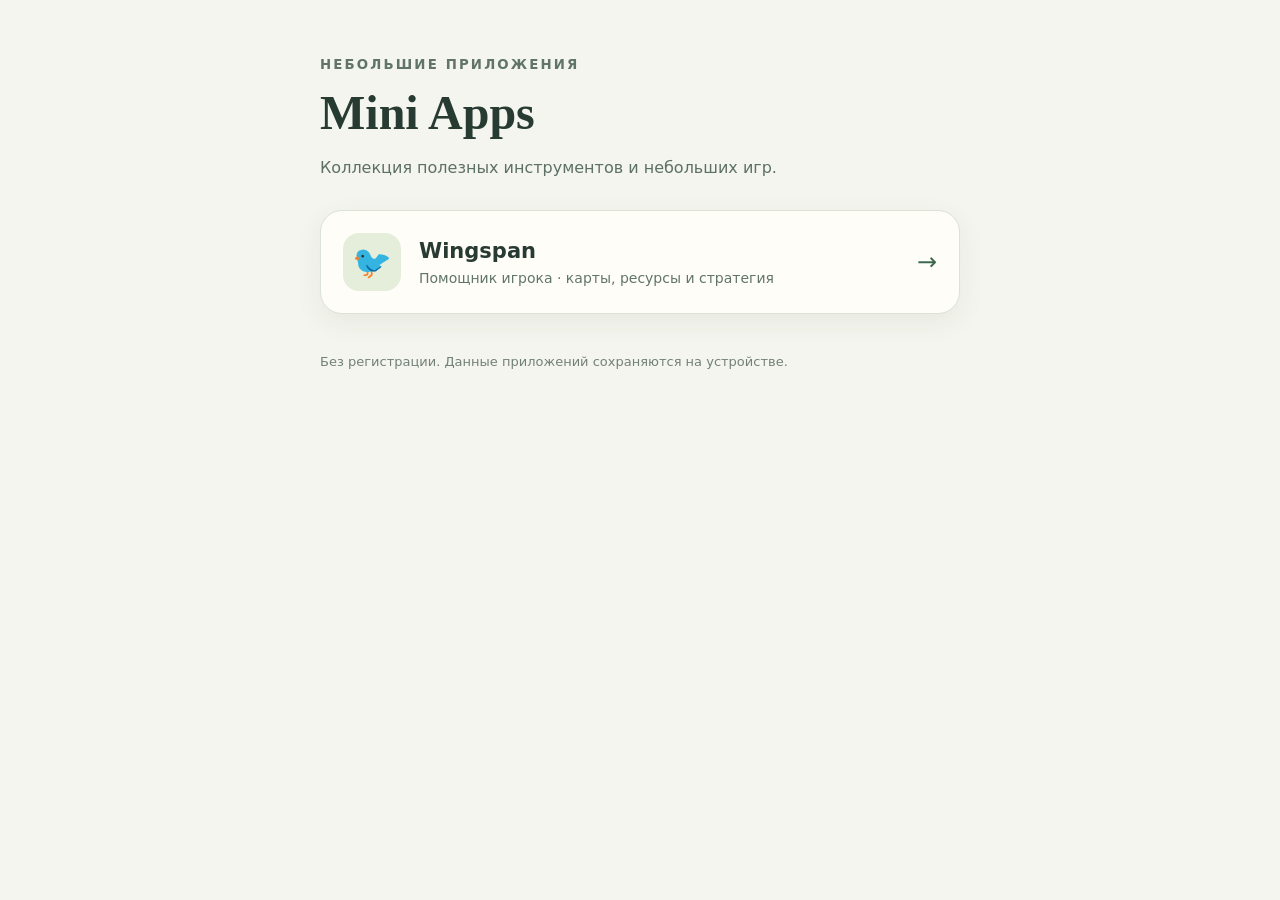
<file: public/index.html>
<!doctype html>
<html lang="ru"><head><meta charset="utf-8"><meta name="viewport" content="width=device-width,initial-scale=1"><meta name="theme-color" content="#f4f5ee"><title>Mini Apps</title><style>*{box-sizing:border-box}body{margin:0;background:#f4f5ee;color:#273b32;font:16px/1.55 system-ui,sans-serif}main{max-width:680px;margin:0 auto;padding:52px 20px}small{letter-spacing:.16em;font-weight:700;color:#607568}h1{font:600 48px/1.1 Georgia,serif;margin:10px 0}p{color:#5d7066}a.app{display:flex;gap:18px;align-items:center;text-decoration:none;color:inherit;background:#fffdf8;border:1px solid #dce2d6;border-radius:22px;padding:22px;margin-top:30px;box-shadow:0 8px 28px #283c3210}a.app:focus-visible{outline:3px solid #a78036}a.app:hover{border-color:#688570}.symbol{display:grid;place-items:center;width:58px;height:58px;flex:none;border-radius:16px;background:#e5eddb;font-size:32px}.body{flex:1}.body strong{display:block;font-size:21px}.body span{display:block;font-size:14px;color:#61756a}.arrow{font-size:24px;color:#3d684e}footer{margin-top:38px;color:#728078;font-size:13px}</style></head><body><main><small>НЕБОЛЬШИЕ ПРИЛОЖЕНИЯ</small><h1>Mini Apps</h1><p>Коллекция полезных инструментов и небольших игр.</p><a class="app" href="./wingspan/"><span class="symbol" aria-hidden="true">🐦</span><span class="body"><strong>Wingspan</strong><span>Помощник игрока · карты, ресурсы и стратегия</span></span><span class="arrow" aria-hidden="true">→</span></a><footer>Без регистрации. Данные приложений сохраняются на устройстве.</footer></main></body></html>
</file>
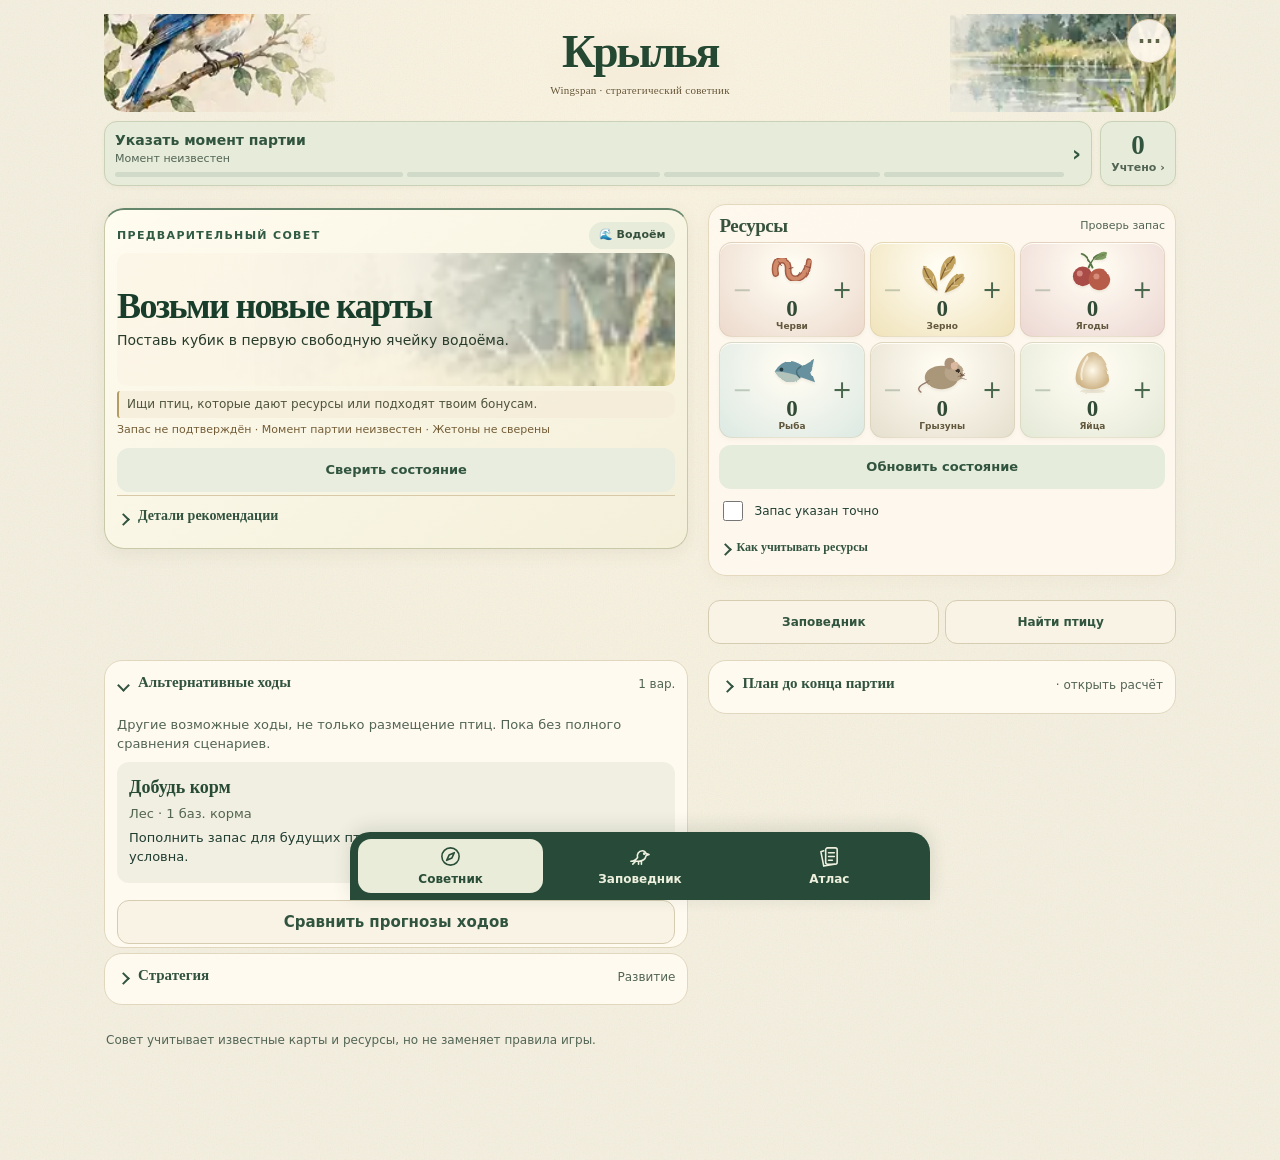
<file: public/wingspan/index.html>
<!DOCTYPE html><html lang="ru"><head><meta charset="utf-8"><meta name="viewport" content="width=device-width,initial-scale=1,viewport-fit=cover"><meta name="theme-color" content="#f5edda"><title>Крылья · текущая партия</title><style>
*{box-sizing:border-box}body{margin:0;background:#f5f4ec;color:#243b32;font:16px/1.48 system-ui,-apple-system,sans-serif}main{max-width:590px;margin:auto;padding:20px 16px 110px}h1,h2,h3,p{margin:0}h1{font:600 34px Georgia,serif;letter-spacing:-1px}h2{font:600 25px/1.16 Georgia,serif;margin:7px 0 12px}h3{font-size:16px;margin-bottom:8px}p{margin:8px 0}small,.muted{color:#65746a;font-size:13px}button,input{font:inherit}button{border:0;cursor:pointer;color:inherit;min-height:44px;border-radius:12px;background:#e4e9df;padding:10px 13px;font-weight:600}button:disabled{opacity:.4;cursor:default}button:focus-visible,input:focus-visible{outline:3px solid #b28b45;outline-offset:2px}header{display:flex;justify-content:space-between;align-items:center;margin-bottom:20px}.eyebrow{font-size:11px;font-weight:800;letter-spacing:.17em;color:#607569;text-transform:uppercase}.primary{background:#2e5944;color:#fff}.plain{background:none;font-size:13px;color:#62746a}.panel{background:#fffdf7;border:1px solid #dfe2d7;border-radius:20px;padding:18px;margin-bottom:12px}.row{display:flex;gap:8px;align-items:center}.between{justify-content:space-between}.grow{flex:1}.tag{font-size:12px;font-weight:700;color:#38604a;background:#e8eee1;border-radius:30px;padding:5px 10px;display:inline-block}.note{background:#f3ead5;color:#63512c;border-radius:12px;padding:12px;font-size:14px;margin-top:12px}.bars{display:flex;gap:5px;margin:10px 0 16px}.bars button{flex:1;min-height:0;height:10px;padding:0;background:#d8dfd4}.bars .done{background:#78977e}.bars .current{background:#2e5944}.steps{list-style:none;padding:0;counter-reset:step;margin:0}.steps li{counter-increment:step;display:flex;gap:10px;margin:12px 0;align-items:flex-start}.steps li:before{content:counter(step);background:#e7ece1;color:#355a42;font-size:13px;min-width:26px;height:26px;border-radius:50%;display:grid;place-items:center;font-weight:700}.nav{position:fixed;bottom:0;left:0;right:0;background:#fffdf7;border-top:1px solid #dce1d4;display:flex;justify-content:center;padding:8px 8px calc(8px + env(safe-area-inset-bottom));z-index:5}.nav button{flex:1;max-width:143px;background:transparent;font-size:12px;padding:6px 3px;color:#65746a}.nav button span{display:block;font-size:20px}.nav button.active{background:#e7eee3;color:#2e5944}.tab[hidden]{display:none}.rounds{display:grid;grid-template-columns:repeat(4,1fr);gap:6px;margin:12px 0}.rounds div{border-radius:10px;background:#e5e9df;text-align:center;padding:8px 2px;font-size:12px}.rounds .active{background:#2e5944;color:white}.rounds .past{background:#c5d7c7}.players{display:grid;grid-template-columns:1fr 1fr;gap:8px}.player{border:1px solid #dce1d5;border-radius:12px;padding:12px;min-width:0}.player.active{border:2px solid #2e5944;padding:11px}.big{font-size:32px;font-weight:750;line-height:1.15}.dots{display:flex;gap:4px;flex-wrap:wrap;margin-top:8px}.dots span{width:12px;height:12px;border-radius:3px;background:#dfe5da}.dots .left{background:#598267}.grid{display:grid;grid-template-columns:1fr 1fr;gap:8px}.action{padding:12px;border-radius:12px;background:#e8eee4}.action:nth-child(2){background:#f3e9cc}.action:nth-child(3){background:#dfe9ee}.action:nth-child(4){background:#eae6df}details{border-top:1px solid #dce1d4;padding:12px 0}summary{font-weight:700;cursor:pointer}input[type=number]{width:100%;min-width:0;max-width:100px;padding:9px 5px;text-align:center;border:1px solid #cdd7cb;border-radius:9px;background:#fff;color:#243b32}table{border-collapse:collapse;width:100%;font-size:14px}td,th{padding:8px 4px;border-bottom:1px solid #e4e6dd;text-align:right}td:first-child,th:first-child{text-align:left}tfoot td{font-weight:800;font-size:19px}.counter{display:grid;grid-template-columns:1fr auto auto auto;gap:5px;align-items:center;padding:8px 0;border-bottom:1px solid #e4e6dd}.counter button{min-width:40px;padding:6px;min-height:38px}.counter output{min-width:28px;text-align:center;font-weight:700}.bird{border-bottom:1px solid #e4e6dd;padding:10px 0}.bird:last-child{border:0}.bird strong{display:block}.links a{color:#2e5944}.setup{display:flex;align-items:center;gap:8px;padding:8px 0}.setup input{accent-color:#2e5944;width:20px;height:20px}.mini{font-size:13px}.status{min-height:20px}.scorehead{background:#e7eee3;padding:14px;border-radius:12px;margin-bottom:12px}.scorehead strong{font-size:20px}.spacer{height:8px}@media(max-width:350px){main{padding-left:10px;padding-right:10px}.panel{padding:14px}.row button{padding:10px 8px}}

#quickStock{display:grid;grid-template-columns:repeat(2,minmax(0,1fr));gap:6px}.qres{background:#edf0e7;border-radius:12px;padding:8px;display:grid;grid-template-columns:auto 1fr auto;align-items:center;text-align:center;gap:3px}.qres small{grid-column:1/-1}.qres button{min-width:38px;min-height:42px;padding:5px}.qres b{font-size:20px}.hab{border-radius:12px;padding:9px;margin:8px 0}.hab.forest{background:#e3eddf}.hab.grass{background:#f3e9cd}.hab.water{background:#dceaf0}.hab .slots{display:flex;gap:5px;flex-wrap:wrap;margin-top:7px}.slot{font-size:13px;background:#fffdf7;border:1px solid #00000010;padding:8px;min-height:42px}.goal{margin:14px 0}.goalbar{height:8px;border-radius:8px;overflow:hidden;background:#e0e5db;margin:7px 0}.goalbar i{display:block;background:#598267;height:100%}.handrow{display:flex;align-items:center;gap:8px;padding:12px 0;border-bottom:1px solid #e4e6dd}.handrow button{font-size:13px;flex-shrink:0}.handrow .grow{min-width:0}.handrow b{overflow-wrap:anywhere}.chips{font-size:12px;color:#486451;margin-top:4px}.advicehead{font-size:12px;letter-spacing:.1em;text-transform:uppercase;font-weight:800;color:#55715f}.mainadvice{border-left:4px solid #508066}.alt{border-top:1px solid #dce1d4;margin-top:12px;padding-top:9px}dialog{max-width:min(92vw,480px);width:100%;border:1px solid #d4ddd0;border-radius:20px;background:#fffdf7;color:#243b32;padding:18px}dialog::backdrop{background:#162b2580}#birdActions button{display:block;width:100%;margin-top:8px}#addBird label{display:block;margin:10px 0}#addBird .setup{display:flex}#addBird input:not([type=checkbox]),#addBird select{font:inherit;max-width:none;width:100%;border:1px solid #cdd7cb;border-radius:8px;padding:9px;background:white;color:#243b32}#addBird select{margin:3px 0}.statuswarn{color:#795e28}.roundselect{display:flex;gap:8px;margin:8px 0}.roundselect select{font:inherit;min-width:0;flex:1;padding:8px;border:1px solid #cdd7cb;border-radius:8px;background:white;color:#243b32}
</style><style>#dbQuery{width:100%;padding:13px;border:1px solid #ccd7ca;border-radius:12px;background:white;margin:12px 0;color:#243b32}.dbfilters{display:grid;grid-template-columns:1fr 1fr;gap:7px}#catalog select{font:inherit;font-size:14px;padding:9px 5px;min-width:0;border:1px solid #ccd7ca;border-radius:8px;color:#243b32;background:white}#dbTypes button{flex:1;font-size:13px;padding:8px}.dbrow{padding:12px 0;border-bottom:1px solid #e4e6dd;display:flex;align-items:center;gap:9px}.dbrow b{display:block;font-size:15px;overflow-wrap:anywhere}.dbrow button{font-size:13px;min-width:75px}.dbrow .grow{min-width:0}.dbrow small{display:block}.dbrow a{color:#2e5944}#catalog .setup{padding:4px 0}</style><style id="clean-ui">
:root{color-scheme:light;--paper:#f7f8f4;--card:#fff;--ink:#202e27;--muted:#52645a;--line:#e0e5de;--green:#285a43;--soft:#edf3ec}
body{background:var(--paper);color:var(--ink);font-size:16px;line-height:1.45}main{max-width:640px;padding:18px 16px calc(92px + env(safe-area-inset-bottom));min-height:100dvh}header{margin:0 0 20px}h1{font:650 29px/1.15 system-ui,sans-serif;letter-spacing:-1px}h2{font:650 24px/1.18 system-ui,sans-serif;letter-spacing:-.55px}h3{font-size:16px;letter-spacing:-.15px;margin:0}.eyebrow{letter-spacing:.13em;font-size:10px;margin-bottom:4px}small,.muted{color:var(--muted);font-size:13px}.panel{background:var(--card);border:1px solid var(--line);border-radius:18px;padding:16px;margin:0 0 12px}.header-tools{display:flex;gap:8px;align-items:center}.icon-help,.home-link{display:grid;place-items:center;width:44px;height:44px;min-height:44px;border:1px solid var(--line);border-radius:50%;background:white;color:var(--green);font-size:21px;text-decoration:none;padding:0}.turn-summary{background:transparent;display:flex;justify-content:space-between;align-items:center;color:var(--muted);width:100%;padding:0 3px 8px;min-height:34px;font-size:14px}.turn-summary span:last-child{font-size:24px;line-height:1}.tag{background:var(--soft);color:var(--green);font-size:12px;padding:5px 9px;white-space:normal}.advicehead{font-size:11px;letter-spacing:.11em;color:var(--green)}#advice{border-top:3px solid #3b7557;padding:17px 16px 8px}#advice h2{font-size:25px;margin:14px 0 10px} .advice-lead p{font-size:15px;margin:5px 0}.note{background:#f3f5ef;color:#46564b;padding:10px 11px;border-radius:10px;font-size:13px;margin:12px 0}.quiet-details{margin-top:10px;padding:11px 0 6px;border-top:1px solid var(--line)}.quiet-details summary{font-size:14px;color:var(--green);font-weight:600;padding:4px 0}.steps li{font-size:14px;line-height:1.5}.primary{background:var(--green);color:white}.wide{width:100%;margin-top:9px}.outline-btn{background:white;border:1px solid var(--line);color:var(--green)}.danger-btn{background:#fff0ed;color:#943d32}.fine-print{font-size:12px;margin:12px 2px 0}.resource-panel h3{margin:0}.resource-panel>.row{margin-bottom:10px}#quickStock{gap:7px;grid-template-columns:repeat(2,minmax(0,1fr))}.qres{background:var(--paper);border:1px solid #edf0e9;border-radius:13px;padding:7px 6px;gap:2px}.qres small{font-size:12px;font-weight:600}.qres button{background:#e5ece3;min-height:44px;min-width:44px;border-radius:10px;font-size:21px;font-weight:500}.qres b{font-size:23px;font-variant-numeric:tabular-nums}.setup{min-height:44px;align-items:center;font-size:14px}.setup input{flex:none;min-width:20px}.quick-links{display:grid;grid-template-columns:1fr 1fr;gap:10px}.quick-links button{background:#fff;border:1px solid var(--line);text-align:left;padding:12px;display:grid;gap:3px;color:var(--muted);font-size:13px}.quick-value{font-size:25px;color:var(--green);font-weight:700;line-height:1.15}.nav{border-top:1px solid var(--line);background:rgba(255,255,255,.98);padding:5px 8px calc(5px + env(safe-area-inset-bottom));gap:4px}.nav button{flex:1;min-width:0;max-width:125px;display:flex;align-items:center;flex-direction:column;gap:4px;min-height:54px;padding:7px 3px;color:var(--muted);border-radius:12px}.nav button svg{width:22px;height:22px}.nav button span{font-size:11px;line-height:1.1}.nav button.active{background:var(--soft);color:var(--green)}.section-heading{display:flex;align-items:center;justify-content:space-between;gap:8px;margin:0 0 14px}.section-heading h2{margin:0}.hab{padding:12px}.hab .slots{align-items:center}.hab .slots small{width:100%;margin-top:4px}.slot{min-height:44px;padding:9px 10px}.goal{margin:13px 0}.goalbar{height:7px}.handrow{padding:12px 0;gap:10px}.handrow b{font-size:15px}.handrow button,.dbrow button{background:var(--soft);color:var(--green);min-height:44px}.chips{font-size:13px;line-height:1.5}.dbrow{gap:10px;padding:13px 0}.dbrow b{font-size:16px;line-height:1.25}.dbrow small{font-size:12px;overflow-wrap:anywhere;margin:3px 0}.dbrow button{min-width:80px;max-width:100px;flex-shrink:0}.db-results{margin-top:14px;padding-bottom:6px;border-bottom:1px solid var(--line)}#dbMessage:empty{display:none}#dbMessage{color:var(--green);font-weight:600;margin:8px 0}#dbTypes{display:grid;grid-template-columns:repeat(4,minmax(0,1fr));background:var(--paper);padding:4px;border-radius:12px;gap:3px}#dbTypes button{min-width:0;min-height:44px;padding:6px 2px;font-size:12px;background:transparent;color:var(--muted)}#dbTypes button.primary{background:white;color:var(--green);box-shadow:0 1px 4px #182a2014}#dbQuery{font-size:16px;min-height:48px;border:1px solid #cbd6cc;background:#fff;border-radius:12px;padding:12px;margin:12px 0 0}#catalog select{font-size:16px;min-height:44px}.dbfilters{margin:10px 0}.dbfilters select{width:100%}#catalog .setup{padding:2px 0}.scorehead{font-size:22px;font-weight:700;text-align:center;background:var(--soft);padding:18px}.player{padding:14px}dialog{border-radius:18px;padding:18px;max-height:85dvh;overflow:auto}dialog h2{overflow-wrap:anywhere}button:focus-visible,a:focus-visible,summary:focus-visible,select:focus-visible{outline:3px solid #9b7845;outline-offset:2px}button:disabled{opacity:.5}.plain{min-height:44px}.panel>summary{padding:4px 0}@media(max-width:360px){main{padding-left:12px;padding-right:12px}.panel{padding:12px}.qres button{min-width:40px}.dbrow b{font-size:15px}#dbTypes button{font-size:11px}.nav button span{font-size:10px}}
</style><link rel="stylesheet" href="./field-guide.css"><link rel="stylesheet" href="./strategy.css"><link rel="stylesheet" href="./studio.css"><link rel="stylesheet" href="./visual-studio.css"><style>.dbrow:has(.snapshot-add){flex-wrap:wrap}.dbrow .snapshot-add{max-width:100%;font-size:13px!important;margin-left:auto}.goal-choice{display:block;margin:10px 0 3px;font-size:13px}.goal-choice select{display:block;width:100%;min-height:44px;font-size:16px;margin:4px 0;background:#fff9e9;border:1px solid var(--line);border-radius:8px;color:var(--ink)}#ledgerDialog{width:min(94vw,480px);max-height:85dvh;overflow:auto}#ledgerInputs .action-fields{grid-template-columns:repeat(3,minmax(0,1fr))}#expansionChoices .setup{min-height:36px}</style></head><body><main><header class="atlas-header"><div class="atlas-title"><img class="title-feather" src="./art/feather.svg" alt="" width="64" height="32"><h1>Крылья</h1><div class="atlas-subtitle">Wingspan · стратегический советник</div></div><div class="header-tools"><button class="plain icon-help" data-tab="rules" aria-label="Правила и сохранение">?</button><a class="home-link" href="../" aria-label="Каталог приложений">⌂</a></div></header>
<section class="tab" id="guide">
<button id="turnSummary" class="turn-summary" data-tab="game"><span id="turnLabel">Текущая партия</span><span aria-hidden="true">›</span></button>
<article class="panel" id="advice" aria-live="polite"></article>
<div class="turn-shortcuts"><button data-tab="birds" class="outline-btn">Заповедник и ресурсы ›</button><button id="quickSearch" class="outline-btn">＋ Найти карту</button></div><div id="strategyPanel"></div><details class="panel strategy-details" id="forecastPanel"><summary>План до конца партии</summary><div id="forecast"></div></details><details class="panel strategy-details"><summary>Открытые карты <small id="trayCount"></small></summary><div id="tray"></div></details><p class="muted fine-print">Совет учитывает известные карты и ресурсы, но не заменяет правила игры.</p></section><section class="tab" id="birds" hidden><div class="section-heading"><h2>Мой заповедник</h2><span class="tag" id="boardCount"></span></div><section class="panel resource-panel"><div class="row between"><h3>Ресурсы</h3><small id="knownStock"></small></div><div id="quickStock" aria-label="Запас ресурсов"></div><div id="quickResourceEditor" hidden></div><p class="resource-hint muted">Нажми на ресурс, чтобы изменить количество.</p><label class="setup"><input type="checkbox" id="stockConfirmed"> Запас указан точно</label><details class="quiet-details"><summary>Как учитывать ресурсы</summary><p class="muted">Указывай текущий запас в любой момент партии. Советник ничего не списывает. Если жетоны указаны на птицах, общий итог рассчитывается автоматически.</p><label class="setup"><input type="checkbox" id="quickOceania"> Играем с нектаром</label></details></section><div id="quickHabitats" hidden></div><details class="panel strategy-details"><summary>Жетоны на птицах</summary><div id="ledgerPanel"></div><button id="editLedger" class="wide outline-btn">Сверить с планшетом</button></details><details class="panel strategy-details"><summary>Анализ заповедника и комбинации</summary><div id="sanctuaryAnalysis"></div><button id="findCombos" class="wide outline-btn">Найти птиц для комбинаций</button><div id="comboResults"></div></details><details class="panel strategy-details"><summary>Кормушка (по необходимости)</summary><div id="feederControls"></div></details><span id="quickBirdCount" hidden></span><span id="quickHandCount" hidden></span>
<section class="panel"><div class="row between"><h3>Мой заповедник</h3><button id="undoBird" class="plain">↶ Отменить правку</button></div><div id="board"></div><p class="muted fine-print">Нажми птицу, чтобы открыть её карту или изменить место.</p></section>
<section class="panel"><h3>Мои бонусы</h3><div id="quickGoals"></div><div id="goalProgress" hidden></div><button id="chooseGoals" class="wide outline-btn">＋ Выбрать бонусные карты</button><p class="muted">Bird Feeder и Nest Box Builder рассчитываются автоматически. Для остальных целей показывается число подходящих птиц, если оно известно; очки сверяй с картой.</p><button id="syncGoals" style="width:100%;margin-top:10px">Перенести бонусы в итоговый счёт</button></section>
<section class="panel"><div class="row between"><h3>Карты в руке</h3><small id="handCount"></small></div><div id="hand"></div><button id="openCatalog" class="primary" style="width:100%;margin:10px 0">＋ Найти карту в базе</button><details><summary>Ввести карту вручную</summary><form id="addBird"><label>Название<input required maxlength="65" name="name" placeholder="Название карты"></label><label>Среда обитания<select name="habitat"><option value="forest">Лес</option><option value="grass">Луг</option><option value="water">Водоём</option><option value="forest,grass">Лес / луг</option><option value="forest,water">Лес / водоём</option><option value="grass,water">Луг / водоём</option><option value="forest,grass,water">Любая</option></select></label><div class="grid"><label>Очки<input name="points" type="number" min="0" max="20" value="0"></label><label>Вместимость яиц<input name="capacity" type="number" min="0" max="9" value="2"></label></div><label>Корм (каждый символ — один жетон)<select name="cost1"><option value="">Нет</option><option value="worm">🐛</option><option value="seed">🌾</option><option value="fruit">🍒</option><option value="fish">🐟</option><option value="rodent">🐭</option><option value="nectar">🌸</option><option value="any">Любой</option></select><select name="cost2"><option value="">Нет</option><option value="worm">🐛</option><option value="seed">🌾</option><option value="fruit">🍒</option><option value="fish">🐟</option><option value="rodent">🐭</option><option value="nectar">🌸</option><option value="any">Любой</option></select><select name="cost3"><option value="">Нет</option><option value="worm">🐛</option><option value="seed">🌾</option><option value="fruit">🍒</option><option value="fish">🐟</option><option value="rodent">🐭</option><option value="nectar">🌸</option><option value="any">Любой</option></select></label><label class="setup"><input type="checkbox" name="alternatives"> Символы через / (или)</label><label class="setup"><input type="checkbox" name="grain"> Значок зерна есть на карте</label><label class="setup"><input type="checkbox" name="nest"> Дупло или звезда</label><label>Способность (необязательно)<input name="power" maxlength="180" placeholder="Краткое описание"></label><button class="primary" type="submit">Добавить в руку</button></form><p class="muted">Для стоимости через / включи вариант «или» — каждый выбранный символ будет отдельным вариантом оплаты.</p></details><details><summary>Сброшенные карты / восстановление</summary><div id="discarded"></div></details></section>
</section>
<dialog id="ledgerDialog"><h2>Жетоны на птицах</h2><p class="muted">Укажи фактические яйца, подложенные карты и запасённый корм. Общий запас и очки синхронизируются.</p><div id="ledgerInputs"></div><button id="saveLedger" class="primary wide">Сохранить</button><button id="closeLedger" class="wide">Отмена</button></dialog><dialog id="actionDialog"><div id="actionBody"></div><div class="row"><button id="cancelAction">Отменить действие</button><button id="closeAction">Свернуть</button></div></dialog><dialog id="birdDialog"><form method="dialog"><div id="birdInfo"></div><div id="birdActions"></div><button value="close" style="width:100%;margin-top:12px">Закрыть</button></form></dialog>
<section class="tab" id="game" hidden><section class="panel" id="setupPanel" hidden><h3>Старт новой партии</h3><p>Добавь полученные пять птиц в руку и выбери две предложенные бонусные карты. Затем сравни варианты стартовой руки.</p><div class="row"><button id="setupCards">Добавить птиц</button><button id="setupGoals">Бонусы</button></div><div id="setupAnalysis"></div><button class="primary wide" id="applySetup" disabled>Использовать как текущий набор</button><button id="skipSetup" class="wide outline-btn">Настрою вручную</button></section><details class="panel strategy-details"><summary>Дополнения и цели раундов</summary><div id="expansionChoices"></div><div id="roundGoalChoices"></div></details><div id="gamePanel" class="panel" aria-live="polite"></div><section class="panel" id="snapshotClock"><h3>Текущий момент партии</h3><p class="muted">Номер твоего следующего хода, а не история ходов.</p><div class="roundselect"><select id="snapshotRound" aria-label="Текущий раунд"><option value="0">Раунд 1</option><option value="1">Раунд 2</option><option value="2">Раунд 3</option><option value="3">Раунд 4</option></select><select id="snapshotTurn" aria-label="Мой следующий ход"></select></div><button id="snapshotApply" class="primary wide">Установить момент партии</button><p class="muted" id="snapshotClockHint"></p></section><div hidden aria-hidden="true"><button id="undo" tabindex="-1">↶ Отменить ход</button><button id="endTurn" tabindex="-1">Ход завершён →</button></div><div class="spacer"></div><details class="panel"><summary>Ресурсы партии</summary><div id="resources"></div><p class="muted">Те же ресурсы, что на экране «Ход».</p></details><details class="panel"><summary>Настройки партии</summary><div hidden aria-hidden="true"><p>Старый счётчик</p><div class="roundselect"><select id="roundJump" aria-label="Раунд"><option value="0">Раунд 1</option><option value="1">Раунд 2</option><option value="2">Раунд 3</option><option value="3">Раунд 4</option></select><select id="turnJump" aria-label="Завершённые ходы"></select></div><button id="applyJump">Установить счётчик</button></div><label class="setup"><input type="checkbox" id="oceania"> Используем правила Oceania (нектар)</label><div hidden aria-hidden="true"><label class="setup"><input type="checkbox" id="opponentFirst"> Соперник ходит первым в первом раунде</label></div><button id="reset" class="wide danger-btn">Начать новую партию</button></details><button data-tab="rules" class="wide outline-btn">Правила и сохранение партии</button></section>
<section class="tab" id="score" hidden><div class="scorehead" id="scoreSummary" aria-live="polite"></div><section class="panel"><h3>Итоговые очки</h3><table><thead><tr><th>Категория</th><th>Ты</th><th>Соперник</th></tr></thead><tbody id="scoreRows"></tbody><tfoot><tr><td>Всего</td><td id="total0">0</td><td id="total1">0</td></tr></tfoot></table><p class="muted">Вводи фактически полученные очки. Неиспользованный корм не приносит очков, но учитывается при ничьей.</p></section><section class="panel"><h3>Ручной подсчёт Bird Feeder</h3><div id="bonusCounter"></div><div class="row between"><span>Бонус за птиц с зерном</span><strong id="bonusValue">0</strong></div><button id="applyBonus" style="width:100%;margin-top:12px">Добавить в очки бонусных карт</button><div id="bonusReconcile" class="analysis-row"></div><button id="applyKnownBonuses" class="wide outline-btn">Пересчитать известные бонусы</button><p class="muted">Кнопка заменяет предыдущий вклад этой цели, не удваивая его. Остальные бонусы добавь вручную.</p></section></section>
<section class="tab" id="rules" hidden><section class="panel"><h2>Четыре действия</h2><div class="grid"><div class="action"><b>🌳 Gain Food</b><p>Возьми корм с доступных кубиков.</p></div><div class="action"><b>🥚 Lay Eggs</b><p>Размести яйца на любых своих птицах.</p></div><div class="action"><b>🌊 Draw Cards</b><p>Бери открытые или закрытые карты.</p></div><div class="action"><b>🐦 Play a Bird</b><p>Оплати корм и яйца; выложи птицу.</p></div></div><p>За ход — одно действие. При добыче корма, яиц или карт сначала выполни действие планшета, затем коричневые способности в этом ряду справа налево.</p></section><section class="panel"><h3>Частые вопросы</h3><details open><summary>Сколько яиц платить?</summary><p>По столбцам: <b>0 / 1 / 1 / 2 / 2</b>. Яйца можно брать с любых своих птиц.</p></details><details><summary>Когда активировать способности?</summary><p>Белая — при выкладывании. Коричневая — при действии в этом ряду. Розовая — при указанном действии другого игрока, максимум один раз между твоими ходами. Жёлтая (Oceania) — в конце игры. Способности необязательны.</p></details><details><summary>Когда перебрасывать кормушку?</summary><p>Когда она пуста, перебрось все пять кубиков. Если при выборе корма все оставшиеся кубики показывают одну и ту же грань (включая случай одного кубика), можно перебросить все пять. Смешанная грань считается отдельной гранью.</p></details><details><summary>Как оплатить птицу?</summary><p>Косая черта означает один вид корма на выбор, плюс — оба. При выкладывании птицы можно заменить один недостающий корм двумя любыми. При правилах Oceania нектар может заменить обычный корм; не наоборот.</p></details><details><summary>Конец раунда</summary><p>Выполните соответствующие способности конца раунда (если есть), оцените цель, оставьте по одному кубику на планшете целей, верните остальные, замените три открытые карты и передайте жетон первого игрока. При Oceania неиспользованный нектар сбрасывается.</p></details><details><summary>Как считать цели?</summary><p>Синяя сторона: по одному очку за каждый подходящий объект, максимум пять. Зелёная сторона: места по количеству объектов; при равенстве разделите очки занятых мест с округлением вниз. Используйте значения на своём планшете целей.</p></details><details><summary>Как закончить игру?</summary><p>После 4 раундов выполните способности конца игры, затем посчитайте птиц, бонусные карты, цели раундов, яйца, запасённый на птицах корм и подложенные карты. Если есть Oceania, учтите очки нектара. При ничьей сравните остаток неиспользованного корма.</p></details></section><section class="panel"><h3>Сохранение партии</h3><div class="row"><button id="exportSave" class="grow">Экспорт JSON</button><button id="importSave" class="grow">Импорт JSON</button><input id="saveFile" type="file" accept=".json,application/json" hidden></div><p class="muted">Можно перенести партию на другой телефон или в браузер.</p></section><p class="muted links">Справочник: <a href="https://wingspan.rulepop.com/" target="_blank" rel="noopener">официальные правила Wingspan</a>. Помощник рассчитан на обычную партию вдвоём, не на Duet.</p></section>
<section class="tab" id="catalog" hidden><div class="panel"><div class="section-heading"><h2>Card library</h2><button data-tab="birds" class="plain">My hand ›</button></div><div id="dbTypes" class="row" style="flex-wrap:wrap"><button data-kind="birds" class="primary">Birds</button><button data-kind="bonus">Bonuses</button><button data-kind="hummingbirds">Hummingbirds</button><button data-kind="goals">Goals</button></div><input id="dbQuery" type="search" placeholder="Search by name…" aria-label="Search cards" autocomplete="off"><details id="dbFilterPanel" class="quiet-details"><summary>Filters <span id="dbFilterCount"></span></summary><div class="dbfilters"><select id="dbSet" aria-label="Expansion"><option value="">All sets</option></select><select id="dbHab" aria-label="Habitat"><option value="">All habitats</option><option value="forest">Forest</option><option value="grass">Grassland</option><option value="water">Wetland</option></select><select id="dbFood" aria-label="Food"><option value="">Any food</option><option value="worm">🐛</option><option value="seed">🌾</option><option value="fruit">🍒</option><option value="fish">🐟</option><option value="rodent">🐭</option><option value="nectar">🌸</option><option value="any">Wild food</option></select><select id="dbColor" aria-label="Power"><option value="">All powers</option><option value="brown">Brown</option><option value="white">White</option><option value="pink">Pink</option><option value="teal">Teal</option><option value="yellow">Yellow</option><option value="none">No power</option></select></div><label class="setup"><input type="checkbox" id="dbGrain"> Bird Feeder</label><label class="setup"><input type="checkbox" id="dbNest"> Nest Box Builder</label><button id="dbReset" class="wide outline-btn">Clear filters</button></details><p class="muted" id="dbMessage" role="status"></p><div class="row between db-results"><small id="dbCount" aria-live="polite">Loading cards…</small><select id="dbSort" aria-label="Sort"><option value="name">A–Z</option><option value="points">Points</option><option value="fit">Strategic fit</option><option value="cost">Food cost</option></select></div><p id="trayPickerNotice" class="muted" hidden></p><div id="dbView" class="view-switch" aria-label="Card layout"><button type="button" data-view="list" aria-pressed="true">☰ List</button><button type="button" data-view="cards" aria-pressed="false">▦ Cards</button></div><div id="dbList"></div><button id="dbMore" hidden style="width:100%;margin-top:10px">Show more</button><details class="quiet-details"><summary>Source and limitations</summary><p class="muted">Data: <a href="https://github.com/navarog/wingsearch" target="_blank" rel="noopener">Wingsearch</a> / TawnyFrogmouth. Power categories are summaries, not full rules. <a href="https://navarog.github.io/wingsearch/" target="_blank" rel="noopener">Full card reference</a>. Special costs must be paid manually. Illustrations for unpictured species are habitat art.</p></details></div></section></main><nav class="nav" aria-label="Разделы"><button data-tab="guide"><svg viewBox="0 0 24 24" fill="none" stroke="currentColor" stroke-width="1.7" stroke-linecap="round" stroke-linejoin="round" aria-hidden="true"><circle cx="12" cy="12" r="9"/><path d="m16 8-2.5 5.5L8 16l2.5-5.5L16 8Z"/></svg><span>Ход</span></button><button data-tab="birds"><svg viewBox="0 0 24 24" fill="none" stroke="currentColor" stroke-width="1.7" stroke-linecap="round" stroke-linejoin="round" aria-hidden="true"><path d="M3 17c3 0 5-1 7-4-1-3 1-7 5-7 2 0 3 1 4 3l3 1-3 1c-1 4-4 6-8 6H8l-3 3m9-3v3m-3-3v3"/><circle cx="17" cy="9" r=".6" fill="currentColor"/></svg><span>Птицы</span></button><button data-tab="catalog"><svg viewBox="0 0 24 24" fill="none" stroke="currentColor" stroke-width="1.7" stroke-linecap="round" stroke-linejoin="round" aria-hidden="true"><rect x="8" y="3" width="12" height="17" rx="2"/><path d="M6 6 3 7l3 15 11-2M11 8h6m-6 4h6m-6 4h4"/></svg><span>Карты</span></button><button data-tab="game"><svg viewBox="0 0 24 24" fill="none" stroke="currentColor" stroke-width="1.7" stroke-linecap="round" stroke-linejoin="round" aria-hidden="true"><circle cx="12" cy="7" r="3"/><path d="M6 21v-3a6 6 0 0 1 12 0v3ZM3 17v-3a4 4 0 0 1 3-4m15 7v-3a4 4 0 0 0-3-4"/><circle cx="4.5" cy="6.5" r="2.5"/><circle cx="19.5" cy="6.5" r="2.5"/></svg><span>Партия</span></button><button data-tab="score"><svg viewBox="0 0 24 24" fill="none" stroke="currentColor" stroke-width="1.7" stroke-linecap="round" stroke-linejoin="round" aria-hidden="true"><path d="M7 3h10v6a5 5 0 0 1-10 0V3ZM7 5H3v2a5 5 0 0 0 5 5m9-7h4v2a5 5 0 0 1-5 5m-4 2v5m-5 2h10"/></svg><span>Очки</span></button></nav>
<script>
const $=x=>document.getElementById(x),limits=[8,7,6,5],categories=[['birds','Птицы'],['bonus','Бонусы'],['r0','Цель 1'],['r1','Цель 2'],['r2','Цель 3'],['r3','Цель 4'],['eggs','Яйца'],['cached','Запасённый корм'],['tucked','Подложенные карты'],['nectar','Нектар (Oceania)']],resources=[['worm','🐛 Беспозвоночные'],['seed','🌾 Зерно'],['fruit','🍒 Ягоды'],['fish','🐟 Рыба'],['rodent','🐭 Грызуны'],['nectar','🌸 Нектар'],['eggs','🥚 Яйца'],['cards','▤ Карты в руке']];
const plan=[['🌾 Луг · две птицы','Cisticola + Northern Flicker',['Поставь один кубик на Play a Bird.','Заплати 1 🐛 и положи Cisticola в первую ячейку луга.','Используй её способность: заплати 1 🌾 и положи Flicker во вторую ячейку луга. Скидка убирает стоимость яйца.','Активируй Flicker: забери всех беспозвоночных из кормушки, убрав соответствующие кубики.'],'Две птицы за один ход. Передай ход сопернику.'],['🌊 Водоём · птица','Выложи Ruddy Duck',['Заплати 1 🐛 или 1 🌾 (или нектар, если используете Oceania).','Положи утку в первую ячейку водоёма. Яйцо не нужно.'],'Если не хватает корма, сначала добудь его в лесу. Только после выкладывания утки переходи к следующему шагу.'],['🌊 Водоём · карты','Найди птицу для леса',['Поставь кубик в первую свободную ячейку водоёма.','Возьми карты по планшету, затем ещё 2 за утку.','В конце хода сбрось одну карту из руки.'],'Лучше всего дешёвая лесная птица с постоянной коричневой способностью. Значок зерна полезен для бонуса.'],['🌳 Лес · корм','Добудь корм',['Проверь стоимость новой лесной птицы.','Возьми доступный корм по своему планшету.'],'Если нужный корм уже есть, пропусти этот шаг: не трать ход зря.'],['🌳 Лес · птица','Засели лес',['Оплати корм выбранной птицы.','Выложи её в первую ячейку леса.','Выполни белую способность, если она есть.'],'Теперь все три среды заселены.'],['🥚 Луг · яйца','Отложи яйца',['Поставь кубик в первую свободную ячейку луга.','Возьми яйца по планшету.','Распредели их по птицам, не превышая вместимость.'],'Яйца позволят выкладывать следующих птиц и дадут очки в конце.']];
const H={forest:'🌳 Лес',grass:'🌾 Луг',water:'🌊 Водоём'},F={worm:'🐛',seed:'🌾',fruit:'🍒',fish:'🐟',rodent:'🐭',nectar:'🌸',any:'любой корм'},foodKeys=['worm','seed','fruit','fish','rodent','nectar'];
const initialBirds=()=>[
{id:'warbler',name:'Cerulean Warbler',hab:['forest'],cost:[['worm','seed']],points:4,capacity:2,grain:true,nest:false,power:'При выкладывании: взять 2 бонусные карты, оставить одну.',loc:'forest'},
{id:'cisticola',name:'Golden-Headed Cisticola',hab:['grass'],cost:[['worm']],points:1,capacity:3,grain:false,nest:true,power:'При выкладывании: ещё птица на луг со скидкой в 1 яйцо.',loc:'grass'},
{id:'flicker',name:'Northern Flicker',hab:['forest','grass'],cost:[['worm'],['seed'],['fruit']],points:2,capacity:4,grain:true,nest:true,power:'При выкладывании: забрать всех беспозвоночных из кормушки.',loc:'grass'},
{id:'ruddy',name:'Ruddy Duck',hab:['water'],cost:[['worm'],['seed']],points:0,capacity:5,grain:true,nest:false,power:'При активации: взять 2 карты, в конце хода сбросить 1.',loc:'water'},
{id:'coot',name:'American Coot',hab:['water'],cost:[['seed','any']],points:3,capacity:5,grain:true,nest:false,power:'При активации: подложить 1 карту из руки, затем взять 1 карту.',loc:'hand'},
{id:'dick',name:'Dickcissel',hab:['grass'],cost:[['worm','seed','seed']],points:4,capacity:3,grain:true,nest:false,power:'При активации: подложить 1 карту из руки; можно отложить 1 яйцо на эту птицу.',loc:'hand'},
{id:'black',name:'Pacific Black Duck',hab:['water'],cost:[['seed','any']],points:2,capacity:6,grain:true,nest:true,power:'В конце игры: 1 яйцо на эту птицу за каждые 2 яйца в водоёме, в пределах вместимости.',loc:'hand'},
{id:'crane',name:'Sandhill Crane',hab:['water','grass'],cost:[['seed','seed','any']],points:5,capacity:1,grain:true,nest:false,power:'При активации: сбросить 1 зерно и подложить 2 карты из колоды.',loc:'hand'}];
function fresh(currentGame=true){return {guide:0,tab:'guide',tray:[null,null,null],feeder:null,pinkUsed:[],ledgerKnown:false,roundGoals:[null,null,null,null],enabledSets:null,setupMode:!currentGame,wizard:null,lastGuided:null,selectedGoals:currentGame?['Bird Feeder','Nest Box Builder']:[],catalogView:'list',r:0,t:0,phase:'play',first:0,oceania:false,stock:{worm:0,seed:0,fruit:0,fish:0,rodent:0,nectar:0,eggs:0,cards:0},stockKnown:false,birds:currentGame?initialBirds():[],scores:[{},{}],grain:0,appliedBonus:0,appliedNest:0,history:[],birdHistory:[],roundKnown:false}}let S=fresh(false);S.setupMode=false;try{let old=JSON.parse(localStorage.getItem('wingspanPlusV3'));if(old&&Array.isArray(old.birds)&&Array.isArray(old.scores)&&Array.isArray(old.history))S={...S,...old}}catch(e){}v8Migrate();function save(){try{localStorage.setItem('wingspanPlusV3',JSON.stringify(S))}catch(e){}}function setTab(t){if(!document.getElementById(t)?.classList.contains('tab'))t='guide';let changed=S.tab!==t;if(t==='catalog')dbInit();S.tab=t;document.querySelectorAll('.tab').forEach(x=>x.hidden=x.id!==t);document.querySelectorAll('[data-tab]').forEach(x=>{x.classList.toggle('active',x.dataset.tab===t);x.setAttribute('aria-current',x.dataset.tab===t?'page':'false')});if(changed)window.scrollTo(0,0);save()}document.querySelectorAll('[data-tab]').forEach(x=>x.onclick=()=>setTab(x.dataset.tab));
const esc=x=>String(x).replace(/[&<>"']/g,c=>({'&':'&amp;','<':'&lt;','>':'&gt;','"':'&quot;',"'":'&#39;'}[c]));const played=()=>S.birds.filter(b=>H[b.loc]);const rowBirds=h=>S.birds.filter(b=>b.loc===h).sort((a,b)=>(a.slotOrder??S.birds.indexOf(a))-(b.slotOrder??S.birds.indexOf(b)));const held=()=>S.birds.filter(b=>b.loc==='hand');const eggPrice=h=>[0,1,1,2,2][rowBirds(h).length]??99;const costText=b=>b.cost.map(c=>c.length?c.map(k=>F[k]).join(' + '):'0').join(' / ');const nestBonus=n=>n>=6?7:n>=4?4:0;function goals(){let p=played();return {grain:p.filter(b=>b.grain).length,nest:p.filter(b=>b.nest).length}}
// Minimise food spent, prefer native food over nectar, then legal 2:1 substitutions.
function v11UncachedPay(b,stock=S.stock){if(b.manualCost)return null;let best=null,bestValue=Infinity;const keys=foodKeys.filter(k=>k!=='nectar'||S.oceania);for(const option of b.cost){function search(i,st,used){if(i===option.length){let value=Object.values(used).reduce((a,n)=>a+n,0)*10+(used.nectar||0);if(value<bestValue){best=used;bestValue=value}return}const k=option[i];const choices=k==='any'?keys:[k,...(S.oceania&&k!=='nectar'?['nectar']:[])];function attempt(fs){let next={...st},u={...used};for(const f of fs){if(!keys.includes(f)||!(next[f]>0))return;next[f]--;u[f]=(u[f]||0)+1}search(i+1,next,u)}for(const f of choices)attempt([f]);if(k!=='any'&&(k!=='nectar'||S.oceania))for(let x=0;x<keys.length;x++)for(let y=x;y<keys.length;y++)if(keys[x]!=='nectar'&&keys[y]!=='nectar')attempt([keys[x],keys[y]])}search(0,stock,{})}return best}
function actionsFor(b){if(b.manualCost)return [];return b.hab.filter(h=>rowBirds(h).length<5).map(h=>({b,h,eggs:eggPrice(h),pay:payPlan(b)}))}
function legacyRank(a){let b=a.b,g=goals(),base={coot:20,dick:15,black:14,crane:7}[b.id]??9;return base+(a.h==='forest'?(rowBirds('forest').length<2?15:5):0)+(b.grain&&g.grain<8?2:0)+(b.nest&&g.nest<6?3:0)+b.points*.25-a.eggs*.3+(S.roundKnown&&S.r>=2?b.points*.8:0)+(a.pay?-(Object.values(a.pay).reduce((x,y)=>x+y,0)-Math.min(...b.cost.map(c=>c.length)))*3:0)}
function chosenGoals(){return Array.isArray(S.selectedGoals)?S.selectedGoals:['Bird Feeder','Nest Box Builder']}
function qualifiesFor(b,name){if(name==='Bird Feeder')return !!b.grain;if(name==='Nest Box Builder')return !!b.nest;return Array.isArray(b.qualifies)?b.qualifies.includes(name):false}
const knownEffects={'American Coot':{color:'brown',effects:['draw','tuck'],conditional:true},'Dickcissel':{color:'brown',effects:['tuck','egg'],conditional:true},'Pacific Black Duck':{color:'yellow',effects:['egg'],conditional:true},'Sandhill Crane':{color:'brown',effects:['tuck'],conditional:true},'Ruddy Duck':{color:'brown',effects:['draw'],conditional:true},'Northern Flicker':{color:'white',effects:['food'],conditional:true},'Cerulean Warbler':{color:'white',effects:['bonus']},'Golden-Headed Cisticola':{color:'white',effects:['extra'],conditional:true}};
function traits(b){return Array.isArray(b.effects)?b:(knownEffects[b.name]||{color:b.color,effects:[],conditional:true})}
function personalTurns(){return S.roundKnown?S.phase==='done'?0:(S.phase==='play'?remaining(0):0)+limits.slice(S.r+1).reduce((a,b)=>a+b,0):12}
function missingFood(b){if(payPlan(b))return {n:0,labels:[]};let best=null;for(const opt of b.cost){let st={...S.stock},missing=[];let keys=foodKeys.filter(k=>k!=='nectar'||S.oceania);for(const k of opt.filter(k=>k!=='any')){if(st[k]>0){st[k]--;continue}if(S.oceania&&k!=='nectar'&&st.nectar>0){st.nectar--;continue}missing.push(k)}for(const k of opt.filter(k=>k==='any')){let f=keys.find(k=>st[k]>0);if(f)st[f]--;else missing.push('any')}if(!best||missing.length<best.length)best=missing}return {n:(best||[]).length,labels:(best||[]).map(k=>F[k]||k)}}
function goalValue(b){let p=played(),value=0;for(const name of chosenGoals()){if(!qualifiesFor(b,name))continue;let n=p.filter(x=>qualifiesFor(x,name)).length,a=staticBonusScore(name,n),z=staticBonusScore(name,n+1);if(a!==null&&z!==null){value+=z-a;let next=staticBonusScore(name,n+2);if(next!==null&&next>z)value+=.6}else value+=.45}return value}
function capacityFree(){return Math.max(0,played().reduce((n,b)=>n+(Number(b.capacity)||0),0)-(S.stock.eggs||0))}
function engineValue(b,h,turns){let tr=traits(b),effect=tr.effects||[],v=0;let factor=tr.conditional?.65:1;if(tr.color==='brown'){v+=(effect.includes('food')?(h==='forest'?3.2:2.5):0)+(effect.includes('draw')?1.3:0)+(effect.includes('egg')?1.4:0)+(effect.includes('tuck')?1.1:0)+(effect.includes('cache')?.7:0);v*=Math.min(3,turns/6)*factor}else if(tr.color==='white'){v+=(effect.includes('food')?1.1:0)+(effect.includes('bonus')?1.4:0)+(effect.includes('extra')?1.5:0)}else if(tr.color==='yellow'||tr.color==='teal'||tr.color==='pink')v+=effect.length?Math.min(1.6,turns/4)*factor:.2;return v}
function plans(cards=held()){let turns=personalTurns(),early=turns>=12,free=capacityFree(),rows=Object.fromEntries(Object.keys(H).map(h=>[h,rowBirds(h).length]));return cards.flatMap(actionsFor).map(a=>{let miss=missingFood(a.b),eg=Math.max(0,a.eggs-(S.stock.eggs||0)),prep=(miss.n?Math.ceil(miss.n/Math.max(1,Math.floor(rows.forest/2)+1)):0)+(eg?1:0),available=!!a.pay&&eg===0,foodCost=Math.min(...a.b.cost.map(c=>c.length)),g=goalValue(a.b),engine=engineValue(a.b,a.h,turns)+synergyValue(a.b,a.h,turns),habitat=early?(a.h==='forest'&&rows.forest<2?3:rows[a.h]<2?1.6:.5):.2,spent=a.pay?Object.values(a.pay).reduce((x,y)=>x+y,0):foodCost,utility=a.b.points+g+engine+habitat-a.eggs*.6-spent*(early?.7:.25),score=utility/(1+prep*.85);if(prep+1>turns||eg>free)score=-Infinity;return {...a,miss,eg,prep,available,utility,score,reason:(engine>=2?'Усиливает повторяемые действия':g>=1?'Приближает к бонусной цели':early&&a.h==='forest'?'Развивает добычу корма':'Приносит '+a.b.points+' базовых очк.')};}).filter(a=>Number.isFinite(a.score)).sort((a,b)=>b.score-a.score||a.prep-b.prep||b.b.points-a.b.points)}
function resourceAdvice(kind,a){if(kind==='food'&&!a)return {kind:'food',title:'Активируй лес',tag:H.forest,items:['Получи доступный корм по планшету.','Активируй коричневые способности справа налево.','Подтверди фактические ресурсы.'],note:'Прогноз показывает пользу активации леса, в том числе очки за поддержанные способности.'};if(kind==='egg')return {kind,title:'Отложи яйца',tag:H.grass,items:['Поставь кубик в первую свободную ячейку луга.','Возьми яйца по планшету, соблюдая вместимость птиц.','Активируй коричневые способности справа налево.','Обнови запас яиц.'],note:a?'Для '+a.b.name+' не хватает '+a.eg+' яиц.':'Яйца приносят по одному очку и не требуют корма.'};if(kind==='food')return {kind,title:'Добудь корм',tag:H.forest,items:['Поставь кубик в первую свободную ячейку леса.','Ищи '+a.miss.labels.join(' + ')+' или допустимую замену.','Активируй коричневые способности справа налево.','Обнови запас корма.'],note:'Цель — '+a.b.name+'. Кормушка может изменить план.'};return {kind:'draw',title:'Возьми новые карты',tag:H.water,items:['Поставь кубик в первую свободную ячейку водоёма.','Возьми карты по планшету.','Активируй коричневые способности справа налево.','Добавь полученные карты через поиск.'],note:'Ищи птиц, которые дают ресурсы или подходят твоим бонусам.'}}
function playAdvice(a){return {hab:a.h,kind:'play',title:'Выложи '+a.b.name,tag:H[a.h],items:['Поставь кубик на Play a Bird.','Оплати корм: '+Object.entries(a.pay||{}).map(([k,n])=>n+' '+F[k]).join(', ')+'.','Оплати '+a.eggs+' яиц с любых птиц.','Положи птицу в '+(rowBirds(a.h).length+1)+'-ю ячейку: '+H[a.h]+'.','Проверь способность карты и отметь размещение.'],note:a.reason+'.',candidate:a.b.id}}
function basicRecommendation(){if(S.setupMode)return {kind:'setup',title:'Выбери стартовую руку',tag:'Подготовка',items:['Введи пять стартовых птиц и предложенные бонусы.'],note:'Советник сравнит варианты карт и корма.'};if(S.phase==='done')return {kind:'done',title:'Партия окончена',tag:'Итог',items:['Подсчитай птиц, яйца, бонусы и остальные очки.'],note:'Перейди к итоговому счёту.'};if(S.phase==='end')return {kind:'round',title:'Заверши раунд',tag:'Раунд',items:['Выполни способности конца раунда и подсчитай его цель.','Обнови счётчик, передай первого игрока.'],note:'Следующее действие — после начала нового раунда.'};let p=plans(),a=p[0],t=personalTurns(),free=capacityFree(),eggYield=Math.min(free,Math.max(1,(S.oceania?1:2)+Math.floor(rowBirds('grass').length/2)));if(t<=2&&free>0&&(!a||eggYield>a.score))return resourceAdvice('egg');if(a){if(a.available)return playAdvice(a);if(a.eg)return resourceAdvice('egg',a);if(a.miss.n)return resourceAdvice('food',a)}if(free>0&&t<=4)return resourceAdvice('egg');if(played().length===15&&free>0)return resourceAdvice('egg');return resourceAdvice('draw')}
// Immediate legal action families, independent of surviving full-game beam paths.
// This is not a proof that a resource action beats the recommended move.
function actionAlternatives(primary,p=plans()){
 if(S.phase!=='play'||S.setupMode||S.wizard||!personalTurns()||!['play','food','egg','draw'].includes(primary.kind))return [];
 const result=[],turns=personalTurns(),forest=rowBirds('forest'),grass=rowBirds('grass'),water=rowBirds('water'),free=capacityFree();
 const brown=rows=>rows.filter(b=>traits(b).color==='brown').length;
 const direct=p.find(x=>x.available&&(x.b.id!==primary.candidate||x.h!==primary.hab));
 if(direct)result.push({kind:'play',id:direct.b.id,hab:direct.h,title:'Выложи '+direct.b.name,detail:H[direct.h]+' · '+costText(direct.b)+' · '+direct.eggs+' 🥚',reason:direct.reason+'. Можно оплатить при указанном запасе.'});
 if(primary.kind!=='food'){
   const prep=p.find(x=>x.miss.n>0),known=Array.isArray(S.feeder),faces=known?S.feeder.flatMap(f=>f.split('/')):[],available=[...new Set(faces)].filter(k=>activeFood().includes(k));
   const count=yieldFor('forest',forest.length),benefit=prep?'Корм для '+prep.b.name+': '+prep.miss.labels.join(' + ')+'.':brown(forest)?'Пополнить корм и задействовать '+brown(forest)+' коричн. способн.':'Пополнить запас для будущих птиц.';
   result.push({kind:'food',title:'Добудь корм',detail:'Лес · '+count+' баз. корма',reason:benefit+(known?(available.length?' В кормушке: '+available.map(k=>F[k]).join(' ') + '.':' Кормушка пуста — результат после броска.'):' Кормушка не указана; доступность условна.')+(turns===1?' Корм сам по себе не даёт очков.':'')});
 }
 if(primary.kind!=='draw'){
   const open=trayBirds().filter(Boolean),count=yieldFor('water',water.length);
   result.push({kind:'draw',title:'Возьми карты',detail:'Водоём · '+count+' баз. карт',reason:(open.length?'Открыты: '+open.map(b=>b.name).join(', ')+'. ':'')+(brown(water)?'Можно активировать '+brown(water)+' коричн. способн.':turns>1?'Поиск новых вариантов размещения и комбинаций.':'Карты в руке сами по себе обычно не дают очков; проверь цель раунда.')});
 }
 if(primary.kind!=='egg'&&(free>0||brown(grass))){
   const n=Math.min(free,yieldFor('grass',grass.length));
   result.push({kind:'egg',title:n?'Отложи яйца':'Активируй луг',detail:'Луг · '+n+' 🥚 базово',reason:(n?'До '+n+' очк. за яйца.':'Вместимость исчерпана; яйца не прибавятся.')+(brown(grass)?' Возможны коричневые способности.':'')});
 }
 return result;
}
var actionComparisonMemo;
function compareActionAlternatives(primary,options){
 const key=valueStateKey(),signature=JSON.stringify([primary.kind,primary.candidate,primary.hab,options.map(x=>[x.kind,x.id,x.hab])]);
 if(actionComparisonMemo?.key===key&&actionComparisonMemo.signature===signature)return actionComparisonMemo;
 const previousPool=forecastPool,previousPredators=new Map(predatorCache),previousStats=v6DeckStatsCache;
 const primaryRoot={kind:primary.kind,id:primary.candidate,hab:primary.hab},roots=[primaryRoot,...options];
 let entries=[];
 try{
   for(const root of roots){
     const p=projectGame({firstAction:{kind:root.kind,id:root.id,hab:root.hab}});
     entries.push({kind:root.kind,id:root.id,hab:root.hab,found:!!p?.steps?.length&&p.steps.length===p.turns,step:p?.steps[0]?.label,points:p?.points,expected:p?.expected,value:p?.value});
   }
 }finally{forecastPool=previousPool;predatorCache.clear();for(const [k,v] of previousPredators)predatorCache.set(k,v);v6DeckStatsCache=previousStats}
 actionComparisonMemo={key,signature,entries};return actionComparisonMemo;
}
function renderStrategy(){
 let panel=$('strategyPanel'),p=plans(),a=recommendation(),options=actionAlternatives(a,p),goalsNow=chosenGoals(),turns=personalTurns();
 let oldAlt=$('alternativeDetails'),openAlt=oldAlt?oldAlt.open:true,openLong=$('longDetails')?.open||false;
 let stage=turns>=12?'Развитие':turns>=5?'Комбинации':'Финальные очки';
 let bullets=[turns>=12?'Укрепляй производство корма и дешёвые повторяемые способности.':turns>=5?'Используй уже собранные комбинации, не трать много ходов на дорогие птицы.':'Сравнивай очки за действие: яйца, птицы, бонусы и подкладки.',goalsNow.length?'Следи за выбранными бонусами: '+goalsNow.join(', ')+'.':'Выбери свои бонусные карты в библиотеке.',p[0]?'Ближайшая цель: '+p[0].b.name+'. '+(!S.stockKnown?'Проверь ресурсы перед расчётом.':p[0].prep?'Сначала подготовь ресурсы; ориентир '+(p[0].prep+1)+' действий вместе с размещением.':'Можно выложить при подтверждённом запасе.'):'Найди полезную птицу или используй доступную вместимость яиц.'];
 let signature=JSON.stringify([a.kind,a.candidate,a.hab,options.map(x=>[x.kind,x.id,x.hab])]),comp=actionComparisonMemo?.key===valueStateKey()&&actionComparisonMemo.signature===signature?actionComparisonMemo:null;
 const describe=(e,i)=>{if(!e?.found)return 'Полный сценарий не найден; действие не исключено правилами.';
   let delta=comp?.entries[0]?.found&&Number.isFinite(e.value)?e.value-comp.entries[0].value:null;
   return (i&&e.step?e.step+'. ':'')+'Условный прогноз: '+(e.points>=0?'+':'')+e.points+' очк. известных, +'+e.expected+' ожидаемых.'+(i&&delta!==null?' Разница модельной оценки с основным ходом: '+(delta>=0?'+':'')+delta.toFixed(1).replace('.',',')+'.':'');};
 let body=options.length?'<p class="muted">Другие возможные ходы, не только размещение птиц. '+(comp?'Сравнение условное: лучший найденный сценарий для каждого вида хода. Цели и неопределённость учтены приблизительно.':'Пока без полного сравнения сценариев.')+'</p>'+options.map((x,i)=>'<div class="alternative" data-alt-kind="'+x.kind+'"><b>'+esc(x.title)+'</b><small>'+esc(x.detail)+'</small><p>'+esc(x.reason)+'</p>'+(comp?'<p class="muted">'+esc(describe(comp.entries[i+1],i+1))+'</p>':'')+'</div>').join('')+(comp?'<p class="muted">Основной совет — '+esc(describe(comp.entries[0],0))+'</p>':'')+'<button type="button" id="compareActions" class="outline-btn wide">'+(comp?'Сравнение рассчитано':'Сравнить прогнозы ходов')+'</button>':'<p class="muted">Альтернативы доступны во время выбора личного хода.</p>';
 panel.innerHTML='<details class="panel strategy-details" id="alternativeDetails" '+(openAlt?'open':'')+'><summary>Альтернативные ходы <small>'+options.length+' вар.</small></summary>'+body+'</details><details class="panel strategy-details" id="longDetails" '+(openLong?'open':'')+'><summary>Стратегия <small>'+stage+'</small></summary><ul>'+bullets.map(x=>'<li>'+esc(x)+'</li>').join('')+'</ul><p class="muted">Оценка эвристическая. '+(S.roundKnown?'Осталось личных ходов: '+turns+'.':'Раунд не указан — оценка условная.')+' Прогноз условный; открытые карты оцениваются отдельно, неизвестные эффекты и ресурсы увеличивают неопределённость.</p></details>';
 const btn=$('compareActions');if(btn){btn.disabled=!!comp;btn.onclick=()=>{const key=valueStateKey();btn.disabled=true;btn.textContent='Сравнение…';setTimeout(()=>{if(key!==valueStateKey())return;try{compareActionAlternatives(a,options);renderStrategy()}catch(err){btn.disabled=false;btn.textContent='Повторить сравнение'}},0)}}
}

function renderAdvice(){let a=recommendation(),open=$('adviceSteps')?.open||false,b=S.birds.find(x=>x.id===a.candidate),portrait=b?portraitFor(b):null,land=a.tag.includes('Лес')?'forest':a.tag.includes('Луг')?'grass':'water';$('advice').dataset.land=land;let body=b?'<div class="advice-cost">'+esc(costText(b))+' <span>· '+eggPrice(land)+' 🥚</span></div><p class="advice-location">'+esc(H[land])+' · ячейка '+(rowBirds(land).length+1)+'</p>':'<div class="advice-lead"><p>'+esc(a.items[0]||'')+'</p></div>';let short=a.note+(S.stockKnown?'':' Запас не подтверждён — оценка предварительная.')+(S.roundKnown?'':' Раунд неизвестен: ориентир 12 ходов.')+(S.ledgerKnown?'':' Распределение жетонов неизвестно: часть эффектов оценена консервативно.');$('advice').innerHTML='<div class="row between"><div class="advicehead">'+(S.stockKnown?'Следующий ход':'Предварительный совет')+'</div><span class="tag">'+esc(a.tag)+'</span></div><div class="advice-hero'+(portrait==='coot'?' painted-coot':'')+'">'+(portrait?'<img class="advice-bird" alt="" src="'+portraitUrl(b)+'">':'')+'<div class="advice-content"><h2>'+esc(a.title)+'</h2>'+body+'</div></div><div class="note">'+esc(short)+'</div><details class="quiet-details" id="adviceSteps" '+(open?'open':'')+'><summary>Детали рекомендации</summary><ol class="steps">'+a.items.map(t=>'<li><span>'+esc(t)+'</span></li>').join('')+'</ol></details>';let bt=document.createElement('button');bt.className='outline-btn wide';bt.textContent=a.kind==='done'?'К очкам →':a.kind==='setup'?'К стартовому выбору →':'Изменить текущее состояние →';bt.onclick=()=>setTab(a.kind==='done'?'score':a.kind==='setup'?'game':'birds');$('advice').insertBefore(bt,$('adviceSteps'));renderStrategy();renderForecast();renderTray()}
let activeResource=null;
function renderQuick(){let keys=foodKeys.filter(k=>k!=='nectar'||S.oceania).concat('eggs');if(!keys.includes(activeResource))activeResource=null;const labels={worm:'Черви',seed:'Зерно',fruit:'Ягоды',fish:'Рыба',rodent:'Грызуны',nectar:'Нектар',eggs:'Яйца'};$('quickStock').replaceChildren(...keys.map(k=>{let bt=document.createElement('button');bt.type='button';bt.className='res-tile'+(activeResource===k?' selected':'');bt.setAttribute('aria-pressed',String(activeResource===k));bt.setAttribute('aria-label','Изменить '+labels[k]+', '+(S.stock[k]||0));bt.title=labels[k];let img=document.createElement('img');img.src='./art/res-'+k+'.svg';img.alt='';img.width=34;img.height=33;let n=document.createElement('b');n.textContent=S.stock[k]||0;let label=document.createElement('small');label.textContent=labels[k];bt.append(img,n,label);bt.onclick=()=>{v10Batch=false;activeResource=activeResource===k?null:k;renderQuick()};return bt}));let editor=$('quickResourceEditor');editor.hidden=!activeResource;editor.replaceChildren();if(activeResource){let k=activeResource;let label=document.createElement('b');label.className='res-edit-name';label.textContent=labels[k];let minus=document.createElement('button'),plus=document.createElement('button'),value=document.createElement('input');value.type='number';value.inputMode='numeric';value.min=0;value.max=999;value.setAttribute('aria-label','Количество '+labels[k]);minus.type=plus.type='button';minus.textContent='−';plus.textContent='+';minus.setAttribute('aria-label','Уменьшить '+labels[k]);plus.setAttribute('aria-label','Увеличить '+labels[k]);minus.disabled=!(S.stock[k]>0);value.value=S.stock[k]||0;value.onchange=()=>{let n=Number(value.value);if(Number.isInteger(n)&&n>=0&&n<=999)changeStock(k,n-(S.stock[k]||0));else renderQuick()};minus.onclick=()=>changeStock(k,-1);plus.onclick=()=>changeStock(k,1);editor.append(label,minus,value,plus)}$('knownStock').textContent=S.stockKnown?'Проверены':'Проверь запас';$('stockConfirmed').checked=S.stockKnown;$('quickOceania').checked=S.oceania;v10BatchControls()}
function changeStock(k,d){if(S.wizard)return;if(k==='eggs'){S.ledgerKnown=false;for(let b of played())b.v8TokensKnown=false}S.lastGuided=null;S.birdHistory=[];S.stock[k]=Math.max(0,(S.stock[k]||0)+d);v8DerivedScores();renderQuick();renderAdvice();renderResources();$('undoBird').disabled=true;save()}
function birdButton(b){let bt=document.createElement('button');bt.className='slot';let img=document.createElement('img');img.alt='';img.src=portraitUrl(b);img.width=40;img.height=31;let name=document.createElement('span');name.textContent=b.name;bt.append(img,name);bt.onclick=()=>showBird(b.id);return bt}
function renderBoard(){let p=played();$('boardCount').textContent=p.length+' / 15';$('quickBirdCount').textContent=p.length;$('board').replaceChildren(...Object.keys(H).map(h=>{let d=document.createElement('div');d.className='hab '+h;let r=rowBirds(h);let name=document.createElement('b');name.textContent=H[h]+' · '+r.length+'/5';let slots=document.createElement('div');slots.className='slots';slots.append(...r.map(birdButton));if(r.length<5){let info=document.createElement('small');info.textContent='Следующая птица: '+eggPrice(h)+' 🥚';slots.append(info)}d.append(name,slots);return d}));let g=goals();renderFieldOverview(g);$('goalProgress').innerHTML=[['Bird Feeder',g.grain,8,bonus(g.grain),'5–7 = 3; 8+ = 7'],['Nest Box Builder',g.nest,6,nestBonus(g.nest),'4–5 = 4; 6+ = 7']].map(([n,v,max,pts,desc])=>'<div class="goal"><div class="row between"><b>'+n+'</b><b>'+v+'/'+max+' · '+pts+' очк.</b></div><div class="goalbar"><i style="width:'+Math.min(100,v/max*100)+'%"></i></div><small>'+desc+'</small></div>').join('');$('goalProgress').insertAdjacentHTML('beforeend','<small>Очки на выложенных птицах: '+p.reduce((n,b)=>n+b.points,0)+'</small>')}
function renderHand(){let hand=held();$('handCount').textContent=hand.length+' карт';$('quickHandCount').textContent=hand.length;$('hand').replaceChildren(...hand.map(b=>{let d=document.createElement('div');d.className='handrow';let info=document.createElement('div');info.className='grow';let name=document.createElement('b');name.textContent=b.name+' · '+fit(b)+'/10';let c=document.createElement('div');c.className='chips';c.textContent=b.hab.map(h=>englishHab[h]).join(' / ')+' · '+englishCost(b)+' · '+b.points+' pts · '+b.capacity+' eggs'+(b.grain?' · 🌾 бонус':'')+(b.nest?' · ★ бонус':'');let desc=document.createElement('div');desc.className='muted';desc.textContent=b.power;info.append(name,c);let thumbnail=document.createElement('img');thumbnail.className='bird-thumb';thumbnail.alt='';thumbnail.src=portraitUrl(b);thumbnail.loading='lazy';let bt=document.createElement('button');bt.textContent='Открыть ›';bt.onclick=()=>showBird(b.id);d.append(thumbnail,info,bt);return d}));if(!hand.length)$('hand').textContent='Добавь полученные карты.';$('discarded').replaceChildren(...S.birds.filter(b=>b.loc==='discard').map(birdButton))}
function placeAtEnd(b,h){if(!H[b.loc]){b.eggsOn=0;b.tuckedOn=0;b.cachedOn=0}b.slotOrder=Math.max(-1,...rowBirds(h).map(x=>x.slotOrder??S.birds.indexOf(x)))+1;b.loc=h}
function moveBird(id,loc){if(S.wizard)return;S.lastGuided=null;let b=S.birds.find(x=>x.id===id);if(!b)return;if(H[loc]&&(!b.hab.includes(loc)||rowBirds(loc).filter(x=>x.id!==id).length>=5))return;v8Checkpoint();let was=!!H[b.loc];if(H[loc])placeAtEnd(b,loc);else b.loc=loc;if(S.ledgerKnown&&was!==!!H[loc]){if(H[loc])b.v8TokensKnown=true;v8SyncLedger()}$('birdDialog').close();renderGuide();renderScores();save()}
function payAndPlay(id,h){if(S.wizard)return;let b=S.birds.find(x=>x.id===id);if(!b||b.loc!=='hand'||!b.hab.includes(h)||!S.stockKnown)return;let cost=payPlan(b),eggs=eggPrice(h);if(!cost||eggs>=(99)||S.stock.eggs<eggs)return;S.birdHistory.push({birds:JSON.parse(JSON.stringify(S.birds)),stock:{...S.stock}});for(const [k,n] of Object.entries(cost))S.stock[k]-=n;S.stock.eggs-=eggs;if(eggs)S.ledgerKnown=false;S.lastGuided=null;placeAtEnd(b,h);$('birdDialog').close();renderGuide();renderResources();save()}function showBird(id){let b=S.birds.find(x=>x.id===id);if(!b)return;$('birdInfo').innerHTML='<img class="dialog-bird" alt="" src="'+portraitUrl(b)+'"><h2>'+esc(b.name)+'</h2><p>'+esc(englishCost(b))+' · '+b.points+' pts · '+b.capacity+' eggs</p><p lang="en">'+esc(englishPower(b))+'</p><p class="muted">'+esc(v8FitDescription(b))+'</p><p class="muted">Изменения — только снимок состояния, без оплаты или активации.</p>';$('birdActions').replaceChildren(...b.hab.filter(h=>h!==b.loc&&rowBirds(h).length<5).map(h=>{let bt=document.createElement('button');bt.type='button';bt.textContent='Сейчас находится: '+H[h];bt.onclick=()=>moveBird(id,h);return bt}),...['hand','discard'].filter(l=>l!==b.loc).map(l=>{let bt=document.createElement('button');bt.type='button';bt.textContent=l==='hand'?'Сейчас в руке':'Убрать из текущего набора';bt.onclick=()=>moveBird(id,l);return bt}));if(H[b.loc]){let row=rowBirds(b.loc),i=row.indexOf(b);for(let [d,label] of [[-1,'← На одну позицию левее'],[1,'На одну позицию правее →']])if(row[i+d]){let bt=document.createElement('button');bt.type='button';bt.textContent=label;bt.onclick=()=>{v8Checkpoint();let ids=row.slice();[ids[i],ids[i+d]]=[ids[i+d],ids[i]];ids.forEach((x,j)=>x.slotOrder=j);$('birdDialog').close();renderGuide();save()};$('birdActions').append(bt)}let box=document.createElement('div');box.className='action-fields';let inputs={};for(let [key,label,max] of [['eggsOn','Яйца',b.capacity],['tuckedOn','Карты',999],['cachedOn','Корм',999]]){let l=document.createElement('label');l.textContent=label;let n=document.createElement('input');n.type='number';n.min=0;n.max=max;n.inputMode='numeric';n.value=b[key]||0;l.append(n);box.append(l);inputs[key]=n}$('birdActions').append(box);let bt=document.createElement('button');bt.type='button';bt.textContent='Сохранить жетоны птицы';bt.onclick=()=>{let vals=Object.fromEntries(Object.entries(inputs).map(([k,n])=>[k,Number(n.value)]));if(Object.values(vals).some(n=>!Number.isInteger(n)||n<0||n>999)||vals.eggsOn>b.capacity)return;v8Checkpoint();Object.assign(b,vals);b.v8TokensKnown=true;if(S.ledgerKnown||played().every(z=>z.v8TokensKnown)){S.ledgerKnown=true;v8SyncLedger()}$('birdDialog').close();renderGuide();renderScores();save()};$('birdActions').append(bt)}$('birdDialog').showModal()}
function renderGuide(){v8DerivedScores();renderQuick();renderAdvice();renderBoard();renderHand();renderAnalysis();renderFeeder();renderSetup();renderLedger();renderRoundChoices();$('undoBird').disabled=!S.birdHistory?.length}
$('stockConfirmed').onchange=e=>{S.stockKnown=e.target.checked;renderGuide();save()};$('quickOceania').onchange=e=>{S.oceania=e.target.checked;renderGuide();renderGame();renderResources();renderScores();save()};$('addBird').onsubmit=e=>{e.preventDefault();let f=new FormData(e.target),name=String(f.get('name')).trim();if(!name)return;S.birdHistory=[];S.birds.push({id:'custom-'+Date.now(),name,hab:String(f.get('habitat')).split(','),cost:(()=>{let c=[f.get('cost1'),f.get('cost2'),f.get('cost3')].filter(Boolean);return f.get('alternatives')&&c.length?c.map(x=>[x]):[c]})(),points:Number(f.get('points'))||0,capacity:Number(f.get('capacity'))||0,grain:!!f.get('grain'),nest:!!f.get('nest'),power:String(f.get('power')||''),loc:'hand'});e.target.reset();renderGuide();save()};$('syncGoals').onclick=()=>{let g=goals(),v=chosenGoals().includes('Bird Feeder')?bonus(g.grain):0,n=chosenGoals().includes('Nest Box Builder')?nestBonus(g.nest):0;S.scores[0].bonus=Math.max(0,(S.scores[0].bonus||0)-S.appliedBonus-S.appliedNest)+v+n;S.appliedBonus=v;S.appliedNest=n;S.grain=g.grain;renderScores();renderBonus();setTab('score');save()};
function firstInRound(){return (S.first+S.r)%2}function current(){return (firstInRound()+S.t)%2}function remaining(p){let used=p===firstInRound()?Math.ceil(S.t/2):Math.floor(S.t/2);return Math.max(0,limits[S.r]-used)}function checkpoint(){S.history.push({v7RoundLog:JSON.parse(JSON.stringify(S.v7RoundLog||{})),pinkUsed:(S.pinkUsed||[]).slice(),r:S.r,t:S.t,phase:S.phase,stock:{...S.stock},tray:trayIds()});if(S.history.length>60)S.history.shift()}function advance(){if(S.phase==='done'||S.wizard)return;S.lastGuided=null;S.birdHistory=[];$('undoBird').disabled=true;S.roundKnown=true;checkpoint();if(S.phase==='end'){if(S.oceania)S.stock.nectar=0;S.tray=[null,null,null];if(S.r===3){S.phase='done'}else{S.r++;S.t=0;S.phase='play'}}else{if(current()===0)S.pinkUsed=[];S.t++;if(S.t===limits[S.r]*2)S.phase='end'}renderGame();save()}function renderGame(){v8RenderClock();let n=remaining(0),title=S.phase==='done'?'Партия окончена':S.phase==='end'?'Раунд завершён':'Раунд '+(S.r+1)+' · мой ход '+(limits[S.r]-n+1);$('turnLabel').textContent=S.roundKnown?title:'Раунд и мой ход · указать';$('gamePanel').innerHTML='<div class="row between"><span class="tag">'+esc(title)+'</span><small>'+personalTurns()+' личных ходов осталось</small></div><div class="rounds">'+limits.map((l,i)=>'<div class="'+(i===S.r?'active':i<S.r?'past':'')+'">'+(i+1)+' · '+l+'</div>').join('')+'</div><p class="muted">Укажи актуальный номер своего хода. Не нужно записывать действия соперников или предыдущие ходы.</p>';$('endTurn').disabled=true;$('undo').disabled=true;$('opponentFirst').checked=S.first===1;$('oceania').checked=S.oceania;renderAdvice()} $('endTurn').onclick=()=>{if(S.phase==='end')startRoundPowers();else if(S.roundKnown&&S.phase==='play'&&current()===1&&played().some(b=>mechanic(b).timing==='pink'&&mechanic(b).trigger&&!(S.pinkUsed||[]).includes(b.id)))startOpponentPowers();else advance()};$('undo').onclick=()=>{if(S.wizard)return;if(S.lastGuided){if(!confirm('Восстановить состояние до последнего управляемого хода?'))return;Object.assign(S,S.lastGuided);S.lastGuided=null;renderAll();return}let prev=S.history.pop();if(prev){Object.assign(S,prev);renderGame();save()}};$('opponentFirst').onchange=e=>{S.first=e.target.checked?1:0;renderGame();save()};$('oceania').onchange=e=>{S.oceania=e.target.checked;renderGame();renderResources();renderScores();renderGuide();save()};
function counter(label,value,change){let d=document.createElement('div');d.className='counter';let name=document.createElement('span');name.textContent=label;let minus=document.createElement('button'),plus=document.createElement('button'),out=document.createElement('output');minus.textContent='−';plus.textContent='+';minus.setAttribute('aria-label','Уменьшить: '+label);plus.setAttribute('aria-label','Увеличить: '+label);out.textContent=value;minus.disabled=value===0;minus.onclick=()=>change(-1);plus.onclick=()=>change(1);d.append(name,minus,out,plus);return d}function renderResources(){$('resources').replaceChildren(...resources.filter(([k])=>k!=='nectar'||S.oceania).map(([k,label])=>counter(label,S.stock[k]||0,d=>{changeStock(k,d)})))}
function bonus(n){return n>=8?7:n>=5?3:0}function totals(){return S.scores.map(p=>categories.filter(([k])=>k!=='nectar'||S.oceania).reduce((a,[k])=>a+(Number(p[k])||0),0))}function updateTotals(){v8DerivedScores();let [a,b]=totals();$('total0').textContent=a;$('total1').textContent=b;$('scoreSummary').textContent='Ты '+a+' : '+b+' Соперник';$('bonusValue').textContent=bonus(S.grain)+' очк.';$('applyBonus').disabled=bonus(S.grain)===S.appliedBonus}function renderBonus(){$('bonusCounter').replaceChildren(counter('Птицы со значком 🌾',S.grain,d=>{S.grain=Math.max(0,Math.min(15,S.grain+d));renderBonus();updateTotals();save()}));updateTotals()}function renderScores(){v8DerivedScores();renderBonusReconcile();$('scoreRows').replaceChildren(...categories.filter(([k])=>k!=='nectar'||S.oceania).map(([k,label])=>{let tr=document.createElement('tr'),td=document.createElement('td');td.textContent=label;tr.append(td);for(let p=0;p<2;p++){let cell=document.createElement('td'),input=document.createElement('input');input.type='number';input.min='0';input.max='999';input.step='1';input.inputMode='numeric';input.value=S.scores[p][k]||'';if(p===0&&(k==='birds'||k==='eggs'||S.ledgerKnown&&['cached','tucked'].includes(k)))input.disabled=true;input.placeholder='0';input.setAttribute('aria-label',label+' — '+(p?'соперник':'ты'));input.oninput=()=>{S.lastGuided=null;if(p===0&&['eggs','tucked','cached'].includes(k))S.ledgerKnown=false;S.scores[p][k]=Math.min(999,Math.max(0,Math.floor(Number(input.value)||0)));if(p===0&&k==='bonus'){S.appliedBonus=Math.min(S.appliedBonus,S.scores[p][k]);S.appliedNest=Math.min(S.appliedNest,Math.max(0,S.scores[p][k]-S.appliedBonus));}updateTotals();save()};input.onblur=()=>{input.value=S.scores[p][k]||''};cell.append(input);tr.append(cell)}return tr}));updateTotals()}$('applyBonus').onclick=()=>{let next=bonus(S.grain);S.scores[0].bonus=Math.max(0,(S.scores[0].bonus||0)-S.appliedBonus)+next;S.appliedBonus=next;renderScores();save()};$('reset').onclick=()=>{if(confirm('Начать новую партию? Текущее состояние игрока будет сброшено.')){S=fresh(false);renderAll()}};function jumpOptions(){let r=Number($('roundJump').value);$('turnJump').replaceChildren(...Array.from({length:limits[r]*2+1},(_,n)=>{let o=document.createElement('option');o.value=n;o.textContent=n+' ходов завершено';return o}))}$('roundJump').onchange=jumpOptions;$('applyJump').onclick=()=>{if(S.wizard)return;S.r=Number($('roundJump').value);S.t=Number($('turnJump').value);S.phase=S.t===limits[S.r]*2?'end':'play';S.history=[];S.roundKnown=true;renderGame();save()};jumpOptions();function renderAll(){renderGuide();renderGame();renderResources();renderScores();renderBonus();setTab(S.tab);save()}$('undoBird').onclick=()=>{let last=S.birdHistory.pop();if(last){S.birds=last.birds;S.stock=last.stock;S.stockKnown=last.stockKnown??false;S.ledgerKnown=last.ledgerKnown??false;if(last.scores)S.scores=last.scores;renderGuide();renderResources();renderScores();save()}};
$('exportSave').onclick=()=>{let blob=new Blob([JSON.stringify(S,null,2)],{type:'application/json'}),a=document.createElement('a');a.href=URL.createObjectURL(blob);a.download='wingspan-save.json';a.click();setTimeout(()=>URL.revokeObjectURL(a.href),1000)};
$('importSave').onclick=()=>$('saveFile').click();$('saveFile').onchange=async e=>{let file=e.target.files[0];if(!file)return;try{let next=JSON.parse(await file.text());if(!Array.isArray(next.birds)||!Array.isArray(next.scores)||next.scores.length!==2||!next.stock||!Number.isInteger(next.r)||next.r<0||next.r>3||!Number.isInteger(next.t)||next.t<0||next.t>limits[next.r]*2||!['play','end','done'].includes(next.phase)||next.birds.some(b=>!b.id||!Array.isArray(b.hab)||!Array.isArray(b.cost)||!b.cost.every(c=>Array.isArray(c)&&c.every(k=>Object.hasOwn(F,k)))))throw Error('Invalid');if(confirm('Заменить текущую партию данными из файла?')){S={...fresh(false),setupMode:false,...next};v8Migrate();renderAll()}}catch(err){alert('Не удалось открыть сохранение.')}e.target.value=''};
const dbNames={core:'Base game',european:'Europe',oceania:'Oceania',asia:'Asia',americas:'Americas',promoUS:'Promo US',promoEurope:'Promo Europe',promoAsia:'Promo Asia',promoNZ:'Promo NZ',promoCA:'Promo Canada',promoUK:'Promo UK'};
const dbPower={"brown":"When activated","white":"When played","pink":"Once between turns","teal":"Round end","yellow":"Game end","none":"No power"};
let DB=null,dbKind='birds',dbLimit=40,dbLoading=false;
function dbNorm(x){return String(x||'').toLowerCase().normalize('NFD').replace(/[\u0300-\u036f]/g,'').replace(/[^a-zа-яё0-9]+/gi,' ').trim()}
function dbInit(){if(DB){dbRender();return}if(dbLoading)return;dbLoading=true;$('dbCount').textContent='Загрузка базы…';fetch('./cards.json').then(r=>{if(!r.ok)throw Error('HTTP '+r.status);return r.json()}).then(data=>{if(!Array.isArray(data.birds)||data.birds.length<707)throw Error('Некорректная база');DB=data;dbLoading=false;hydrateBirds();dbSets();renderGuide();dbRender()}).catch(()=>{dbLoading=false;$('dbCount').textContent='Library unavailable';$('dbList').replaceChildren();const bt=document.createElement('button');bt.textContent='Retry';bt.onclick=dbInit;$('dbList').append(bt)})}
function dbSets(){let sel=$('dbSet'),prev=sel.value;sel.replaceChildren(new Option('All sets',''),...[...new Set(DB[dbKind].map(x=>x.set))].sort().map(k=>new Option(dbNames[k]||k,k)));sel.value=[...sel.options].some(o=>o.value===prev)?prev:'';for(const id of ['dbHab','dbFood','dbColor','dbSort'])$(id).disabled=dbKind!=='birds';for(const id of ['dbGrain','dbNest'])$(id).disabled=dbKind!=='birds'}
const englishHab={forest:'Forest',grass:'Grassland',water:'Wetland'},englishFood={worm:'Invertebrate',seed:'Seed',fish:'Fish',fruit:'Fruit',rodent:'Rodent',nectar:'Nectar',any:'Wild'};
const englishSummaries={"American Coot":"Trade a hand card for a tucked card and a replacement draw.","Dickcissel":"Tuck a hand card; optionally add an egg to this bird.","Pacific Black Duck":"At game end, gain an egg here for every pair of eggs in your wetlands, within its egg limit.","Sandhill Crane":"Spend a seed to tuck two cards from the deck.","Ruddy Duck":"Draw two cards, then discard one from your hand at turn end.","Northern Flicker":"Collect every invertebrate showing in the feeder when played.","Cerulean Warbler":"Draw two bonus cards and retain one.","Golden-Headed Cisticola":"Play an extra grassland bird, reducing its egg cost by one."};
function englishCost(b){return b.cost.map(c=>c.length?c.map(k=>englishFood[k]||k).join(' + '):'No food').join(' / ')}
function englishPower(b){if(b.powerText)return (dbPower[b.color]||'Power')+' · '+b.powerText.replace(/\[(\w+)\]/g,'$1');if(String(b.id||'').startsWith('custom-')&&b.power&&!b.summary&&!b.effects)return String(b.power);let tr=traits(b),summary=b.summary||englishSummaries[b.name],type=dbPower[tr.color||'none']||'Power',tags=(tr.effects||[]).map(k=>({food:'food gain',draw:'card draw',egg:'egg laying',tuck:'tucking',cache:'caching',bonus:'bonus cards',extra:'extra bird',hummingbird:'hummingbirds'})[k]||k);return type+(summary?' · '+summary:tags.length?' · '+tags.join(', ')+(tr.conditional?' (check conditions)':''):tr.color?' · See printed card for details':'')+(b.manualCost?' · Special cost: pay manually.':'')}
function hydrateBirds(){if(!DB)return;for(let b of S.birds){let ref=DB.birds.find(x=>x.name===b.name);if(ref){for(let key of ['color','effects','conditional','qualifies','summary','scientific','set','manualCost','mechanic','nestType','beak','printedFood','span','flightless','printedFoods','powerText'])if(Object.hasOwn(ref,key))b[key]=ref[key]}}}
for(const bt of document.querySelectorAll('[data-view]'))bt.onclick=()=>{S.catalogView=bt.dataset.view;save();dbRender()};
function dbAdd(b,loc='hand'){if(!S.wizard)S.lastGuided=null;if(S.wizard){$('dbMessage').textContent='Finish the guided action first.';return}if(S.birds.some(x=>dbNorm(x.name)===dbNorm(b.name)&&x.loc!=='discard')||H[loc]&&(!b.hab.includes(loc)||rowBirds(loc).length>=5))return;v8Checkpoint();S.birds.push({...b,id:'db-'+b.id+'-'+Date.now(),catalogId:b.id,loc:'hand',power:englishPower(b)});if(H[loc]){placeAtEnd(S.birds.at(-1),loc);if(S.ledgerKnown){S.birds.at(-1).v8TokensKnown=true;v8SyncLedger()}}S.tray=trayIds().map(id=>id===b.id?null:id);renderGuide();save();$('dbMessage').textContent=b.name+' · '+(H[loc]||'в руке');dbRender()}
function dbRender(){let n=['dbSet','dbHab','dbFood','dbColor'].filter(id=>!$(id).disabled&&$(id).value).length+['dbGrain','dbNest'].filter(id=>!$(id).disabled&&$(id).checked).length;$('dbFilterCount').textContent=n?'· '+n:'';if(!DB)return;let q=dbNorm($('dbQuery').value),set=$('dbSet').value,h=$('dbHab').value,f=$('dbFood').value,c=$('dbColor').value,sort=$('dbSort').value;let arr=DB[dbKind].filter(b=>setAllowed(b)&&(!q||dbNorm(b.name+' '+(b.scientific||'')).includes(q))&&(!set||b.set===set)&&(dbKind!=='birds'||((!h||b.hab.includes(h))&&(!f||b.cost.some(a=>a.includes(f)))&&(!c||(b.color||'none')===c)&&(!$('dbGrain').checked||b.grain)&&(!$('dbNest').checked||b.nest))));let v9Ranks=dbKind==='birds'&&sort==='fit'?new Map(arr.map(b=>[b.id,strategicValue(b,'acquire').rating])):null;arr.sort((a,b)=>(dbKind==='birds'&&sort==='points'?b.points-a.points:v9Ranks?v9Ranks.get(b.id)-v9Ranks.get(a.id):dbKind==='birds'&&sort==='cost'?Math.min(...a.cost.map(c=>c.length))-Math.min(...b.cost.map(c=>c.length)):0)||a.name.localeCompare(b.name));$('dbCount').textContent=arr.length+' of '+DB[dbKind].length;$('dbMore').hidden=arr.length<=dbLimit;let cards=S.catalogView==='cards';$('dbList').className=cards?'catalog-cards':'catalog-list';document.querySelectorAll('[data-view]').forEach(x=>x.setAttribute('aria-pressed',String(x.dataset.view===(cards?'cards':'list'))));$('dbList').replaceChildren(...arr.slice(0,dbLimit).map(b=>{let row=document.createElement('article');row.className='dbrow'+(cards?' atlas-card':'');if(cards&&dbKind==='birds'){let img=document.createElement('img');img.className='catalog-art';img.alt='';img.loading='lazy';img.src=portraitFor(b)?portraitUrl(b):'./art/ref-'+b.hab[0]+'.webp';row.append(img)}let info=document.createElement('div');info.className='grow';let title=document.createElement('b');title.textContent=b.name;let sub=document.createElement('small');sub.textContent=(dbNames[b.set]||b.set)+(b.scientific?' · '+b.scientific:'');info.append(title,sub);let details=document.createElement('div');details.className='chips';if(dbKind==='birds'){details.textContent=b.hab.map(h=>englishHab[h]).join(' / ')+' · '+englishCost(b)+(b.manualCost?' *':'')+' · '+b.points+' pts · '+b.capacity+' eggs';let power=document.createElement('p');power.className='card-power';power.textContent=englishPower(b);let rating=document.createElement('small');rating.className='fit-rating';rating.textContent='Strategic fit: '+fit(b)+'/10 · '+fitReason(b)+' · '+mechanicLabel(b)+(S.stockKnown?(payPlan(b)?' · корм доступен':' · не хватает '+missingFood(b).n+' корма'):'');info.append(details,power,rating)}else{if(dbKind==='bonus')details.textContent=(b.points||'').replace(/\[point\]/g,' pts');else if(dbKind==='hummingbirds')details.textContent=(b.group||'')+' · '+(b.benefit||'');info.append(details)}row.append(info);if(dbKind==='birds'){let bt=document.createElement('button');bt.disabled=S.birds.some(x=>dbNorm(x.name)===dbNorm(b.name)&&x.loc!=='discard')||(trayPick!==null&&trayIds().some((x,i)=>i!==trayPick&&x===b.id));bt.textContent=bt.disabled?'Unavailable':trayPick!==null?'Set open card':'+ Add to hand';bt.onclick=()=>trayPick!==null?setTray(b):dbAdd(b);row.append(bt);if(trayPick===null&&!bt.disabled){let direct=document.createElement('select');direct.className='snapshot-add';direct.setAttribute('aria-label','Добавить в заповедник '+b.name);direct.append(new Option('＋ Заповедник',''),...b.hab.filter(h=>rowBirds(h).length<5).map(h=>new Option(englishHab[h],h)));direct.onchange=()=>{if(H[direct.value])dbAdd(b,direct.value)};row.append(direct)}}else if(dbKind==='bonus'){let bt=document.createElement('button');let chosen=chosenGoals().includes(b.name);bt.textContent=chosen?'✓ Selected':'+ Select';bt.setAttribute('aria-pressed',String(chosen));bt.onclick=()=>{S.selectedGoals=chosen?chosenGoals().filter(x=>x!==b.name):[...chosenGoals(),b.name];renderGuide();save();dbRender()};row.append(bt)}return row}));if(!arr.length)$('dbList').textContent='No matching cards.'}
for(const bt of document.querySelectorAll('[data-kind]'))bt.onclick=()=>{dbKind=bt.dataset.kind;document.querySelectorAll('[data-kind]').forEach(x=>x.classList.toggle('primary',x===bt));dbLimit=40;if(DB){dbSets();dbRender()}else dbInit()};for(const id of ['dbQuery','dbSet','dbHab','dbFood','dbColor','dbGrain','dbNest','dbSort'])$(id).addEventListener(id==='dbQuery'?'input':'change',()=>{dbLimit=40;dbRender()});$('dbMore').onclick=()=>{dbLimit+=40;dbRender()};$('dbReset').onclick=()=>{for(const id of ['dbSet','dbHab','dbFood','dbColor'])$(id).value='';for(const id of ['dbGrain','dbNest'])$(id).checked=false;$('dbSort').value='name';dbLimit=40;dbRender()};$('openCatalog').onclick=()=>setTab('catalog');
function portraitUrl(b){let k=portraitFor(b);return './art/'+(k==='coot'?'ref-coot.webp':(k||'generic')+'.svg')}function portraitFor(b){return ({'american coot':'coot','ruddy duck':'ruddy','northern flicker':'flicker','cerulean warbler':'warbler','golden-headed cisticola':'cisticola'})[String(b?.name||'').toLowerCase()]||null}
function renderFieldOverview(g){let chosen=chosenGoals(),p=played();$('quickGoals').innerHTML=chosen.length?chosen.map(name=>{let n=p.filter(b=>qualifiesFor(b,name)).length,known=name==='Bird Feeder'||name==='Nest Box Builder',max=name==='Bird Feeder'?8:name==='Nest Box Builder'?6:0,pts=liveBonusScore(name,p),meta=DB?.bonus.find(b=>b.name===name),supported=known||DB?.qualifyingGoals?.includes(name),threshold=name==='Bird Feeder'?'5–7 = 3; 8+ = 7':name==='Nest Box Builder'?'4–5 = 4; 6+ = 7':(meta?.points||'').replace(/\[point\]/g,' pts');return '<div class="field-goal"><span class="goal-emblem" aria-hidden="true"><img src="./art/'+(name==='Nest Box Builder'?'nestbox':'feeder')+'.svg" alt="" width="35" height="35"></span><div><b>'+esc(name)+'</b><small>'+esc(threshold||'Check scoring on card')+'</small>'+(known?'<div class="goalbar"><i style="width:'+Math.min(100,n/max*100)+'%"></i></div>':'')+'</div><div class="goal-number"><b>'+(known?n+'/'+max:bonusMetric(name,p)!==null?bonusMetric(name,p):supported?n:'—')+'</b><small>'+(pts!==null?(p.some(b=>!Array.isArray(b.qualifies))&&!['Bird Feeder','Nest Box Builder'].includes(name)?'≈ '+pts+' pts':pts+' pts'):supported?'eligible':'manual')+'</small></div></div>'}).join(''):'<p class="muted">Выбери бонусные карты из библиотеки.</p>'}
function openSearch(){trayPick=null;$('trayPickerNotice').hidden=true;setTab('catalog');dbKind='birds';document.querySelectorAll('[data-kind]').forEach(x=>x.classList.toggle('primary',x.dataset.kind==='birds'));$('dbQuery').value='';for(const id of ['dbSet','dbHab','dbFood','dbColor'])$(id).value='';for(const id of ['dbGrain','dbNest'])$(id).checked=false;dbLimit=40;if(DB){dbSets();dbRender()}$('dbQuery').focus()}
$('quickSearch').onclick=openSearch;$('openCatalog').onclick=openSearch;$('chooseGoals').onclick=()=>{setTab('catalog');dbKind='bonus';document.querySelectorAll('[data-kind]').forEach(x=>x.classList.toggle('primary',x.dataset.kind==='bonus'));$('dbQuery').value='';$('dbSet').value='';dbLimit=40;if(DB){dbSets();dbRender()}$('dbQuery').focus()};



/* Strategy studio. All forecasts are hypothetical; only confirmed actions mutate state. */
let trayPick=null,forecastMemo={key:'',value:null},setupBest=null;
function trayIds(){return Array.isArray(S.tray)?Array.from({length:3},(_,i)=>S.tray[i]??null):[null,null,null]}
function trayBirds(){return trayIds().map(id=>DB?.birds.find(b=>b.id===id)||null)}
function fitReason(b){if(b.hab.every(h=>rowBirds(h).length>=5))return 'no free habitat';let e=traits(b).effects||[];if(e.includes('food')&&b.hab.includes('forest')&&rowBirds('forest').length<3)return 'food engine';if(e.includes('tuck')&&played().some(x=>(traits(x).effects||[]).includes('draw')))return 'card/tuck synergy';if(chosenGoals().some(n=>qualifiesFor(b,n)))return 'bonus synergy';return personalTurns()<5?'endgame value':'habitat and cost'}
function fit(b){let t=personalTurns(),opts=b.hab.filter(h=>rowBirds(h).length<5);if(!opts.length||b.manualCost||!setAllowed(b))return 1;let cost=Math.min(...b.cost.map(x=>x.length));let best=Math.max(...opts.map(h=>synergyValue(b,h,t)+b.points*.75+goalValue(b)*.8+engineValue(b,h,t)*.65+(t>9&&h==='forest'&&rowBirds(h).length<2?2:0)-cost*.75-eggPrice(h)*.5+(S.stockKnown?(payPlan(b)?1.1:-Math.min(2.5,missingFood(b).n*.6))+(S.stock.eggs>=eggPrice(h)?.4:-.6):0)+(t>6&&fitReason(b)==='card/tuck synergy'?1:0)));return Math.max(1,Math.min(10,Math.round(3+best*.65)))}
function renderTray(){let el=$('tray');if(!el)return;let birds=trayBirds(),best=birds.filter(Boolean).sort((a,b)=>fit(b)-fit(a))[0];$('trayCount').textContent=birds.filter(Boolean).length+'/3';el.replaceChildren(...birds.map((b,i)=>{let d=document.createElement('div');d.className='tray-slot';let text=document.createElement('div');text.className='grow';let name=document.createElement('b');name.textContent=b?b.name:'Карта '+(i+1);let caption=document.createElement('small');caption.textContent=b?'Fit '+fit(b)+'/10'+(b===best?' · лучший выбор':''):'Не указана';text.append(name,caption);let edit=document.createElement('button');edit.textContent=b?'Заменить':'＋ Найти';edit.onclick=()=>{trayPick=i;setTab('catalog');dbKind='birds';$('trayPickerNotice').hidden=false;$('trayPickerNotice').textContent='Select open card '+(i+1);$('dbQuery').value='';for(const id of ['dbSet','dbHab','dbFood','dbColor'])$(id).value='';for(const id of ['dbGrain','dbNest'])$(id).checked=false;document.querySelectorAll('[data-kind]').forEach(x=>x.classList.toggle('primary',x.dataset.kind==='birds'));if(DB){dbSets();dbRender()}$('dbQuery').focus()};d.append(text,edit);if(b){let take=document.createElement('button');take.textContent='Сейчас в руке';take.disabled=S.birds.some(x=>x.name===b.name&&x.loc!=='discard');take.onclick=()=>{if(take.disabled||S.wizard)return;let ids=trayIds();ids[i]=null;S.tray=ids;dbAdd(b);renderTray();save()};let clear=document.createElement('button');clear.textContent='×';clear.setAttribute('aria-label','Очистить карту '+(i+1));clear.onclick=()=>{let ids=trayIds();ids[i]=null;S.tray=ids;renderAdvice();save()};d.append(take,clear)}return d}))}
function setTray(b){if(trayPick===null||S.wizard)return;S.lastGuided=null;let ids=trayIds();ids[trayPick]=b.id;S.tray=ids;trayPick=null;$('trayPickerNotice').hidden=true;save();setTab('guide');renderAdvice()}
function activeFood(){return foodKeys.filter(k=>k!=='nectar'||S.oceania)}
function renderFeeder(){let el=$('feederControls');el.replaceChildren();let known=Array.isArray(S.feeder);let status=document.createElement('p');status.className='muted';status.textContent=known?'Указано кубиков: '+S.feeder.length+' / 5. Укажи текущие грани кубиков.':'Кормушка неизвестна. Советник не предполагает конкретные грани.';el.append(status);for(let k of v6Faces()){let bt=document.createElement('button');bt.className='feeder-chip';bt.textContent=k.split('/').map(x=>F[x]).join('/')+' '+(known?S.feeder.filter(x=>x===k).length:0);bt.onclick=()=>{let next=Array.isArray(S.feeder)?S.feeder.slice():[];if(next.length>=5)return;next.push(k);S.feeder=next;save();renderFeeder();renderAdvice()};el.append(bt)}let clear=document.createElement('button');clear.textContent='Очистить кормушку';clear.onclick=()=>{S.feeder=[];save();renderFeeder();renderAdvice()};let unknown=document.createElement('button');unknown.textContent='Не учитывать';unknown.onclick=()=>{S.feeder=null;save();renderFeeder();renderAdvice()};el.append(clear,unknown)}
function yieldFor(h,n){let rows=S.oceania?{forest:[1,2,2,3,3,3],grass:[1,2,2,2,3,4],water:[1,2,2,3,3,3]}:{forest:[1,1,2,2,3,3],grass:[2,2,3,3,4,4],water:[1,1,2,2,3,3]};return rows[h][Math.min(5,n)]}
function staticBonusScore(name,n){let r=STATIC_BONUS[name];if(!r)return null;if(r.per)return r.per*n;return r.tiers.reduce((v,[count,points])=>n>=count?points:v,0)}
function actualGoalScore(birds){return chosenGoals().reduce((s,name)=>s+(v6StaticBonus(name,birds)??staticBonusScore(name,birds.filter(b=>qualifiesFor(b,name)).length)??0),0)}
function recommendation(){if(S.wizard)return {kind:'resume',title:'Продолжи текущий ход',tag:'В процессе',items:['Заверши подтверждение действия.'],note:'Результат пока не записан.'};let a=basicRecommendation();if(S.phase!=='play'||S.setupMode)return a;let forecast=projectGame(),step=forecast?.contingent?.step||forecast?.steps[0];if(!step)return a; // conservative projection cannot value unknown future draws; prefer engine early
if(step.kind==='play'){let p=plans().find(x=>x.b.id===step.id&&x.h===step.hab&&x.available);if(p){let a=playAdvice(p);a.note+=' '+v8PlanExplanation(forecast);return a}}if(step.kind==='egg'&&(capacityFree()>0||rowBirds('grass').some(b=>traits(b).color==='brown'&&mechanic(b).mode!=='manual')))return {...resourceAdvice('egg'),note:resourceAdvice('egg').note+' '+v8PlanExplanation(forecast)};if(step.kind==='food'){let advice=a.kind==='food'?a:resourceAdvice('food');if(step.food){advice.food=step.food;advice.items[0]='Если доступно, получи '+englishFood[step.food]+'.'}advice.note+=' '+v8PlanExplanation(forecast);return advice}if(step.kind==='draw'){let advice=resourceAdvice('draw');if(step.card){advice.card=step.card;advice.note='Предпочтительная открытая карта: '+step.card+'.'}if(forecast.contingent)advice.note='Условный поиск: получение карт даёт лучший вариант продолжения в '+forecast.contingent.wins+' из '+forecast.contingent.scenarios+' модельных выборок. Обнови руку после реального получения карт. '+advice.note;else advice.note+=' '+v8PlanExplanation(forecast);return advice}return a}
function renderForecast(){let el=$('forecast');if(!el||!$('forecastPanel').open)return;let p=$('forecastPanel').open?projectGame():null;el.innerHTML=p?'<p><b>'+p.turns+' личных ходов</b> · условное изменение известных очков: '+(p.points>=0?'+':'')+p.points+'</p><small>Учтённые активации: '+p.activations+' · условные события: '+p.assumptions+' · случайные эффекты (мат. ожидание): +'+p.expected+' очк. · индекс неопределённости '+p.risk+'</small><p class="muted">'+esc(deckOpportunity())+'</p>'+(p.contingent?'<p class="muted">Условная альтернатива: сначала получить новые карты. Результат зависит от фактической руки; ниже показан базовый сценарий.</p>':'')+(p.alternatives?.length>1?'<details><summary>Другие найденные сценарии</summary>'+p.alternatives.map(x=>'<p class="muted">'+esc(x.label)+' · '+x.points+' очк. + '+x.expected+' ожидаемых</p>').join('')+'</details>':'')+'<ol class="forecast-list">'+p.steps.map((x,i)=>'<li>'+esc(x.label)+'</li>').join('')+'</ol><p class="muted">Ограниченный поиск по известным птицам и открытым картам. Поддержанные эффекты моделируются; будущий корм и карты условны. Будущие неизвестные карты оцениваются по распределению достижимых сценариев; они не считаются доступными птицами. Цели раундов — ориентир, а не гарантированные очки.</p>':'<p class="muted">Укажи текущий раунд и состояние игрока для более точного прогноза.</p>'}
function renderAnalysis(){let rows=Object.keys(H).map(h=>{let birds=rowBirds(h),effects=birds.flatMap(b=>traits(b).color==='brown'?(traits(b).effects||[]):[]);return '<div class="analysis-row"><b>'+esc(H[h])+' · '+birds.length+'/5</b><small>Базовый ориентир: '+yieldFor(h,birds.length)+' '+(h==='forest'?'корма':h==='grass'?'яиц':'карт')+'; повторяемые эффекты: '+effects.length+'</small><small>'+esc(rowEstimate(h))+'</small><p>'+esc(h==='forest'&&!effects.includes('food')?'Слабое место: нет известной повторяемой добычи корма.':h==='water'&&effects.includes('draw')?'Сильная сторона: дополнительные карты.':h==='grass'&&effects.includes('tuck')?'Комбинация: лишние карты превращаются в очки.':'Развивай ряд по ситуации и оставшимся ходам.')+'</p></div>'});$('sanctuaryAnalysis').innerHTML=rows.join('')+'<p class="muted">Свободных мест для яиц: '+capacityFree()+'. Подходящие птицы для бонусов: '+chosenGoals().map(n=>esc(n)+': '+played().filter(b=>qualifiesFor(b,n)).length).join(' · ')+'</p>'}
$('findCombos').onclick=()=>{let el=$('comboResults');if(!DB){el.textContent='База загружается';return}let items=comboCandidates();el.innerHTML=items.length?items.map(x=>'<div class="analysis-row"><b>'+esc(x.b.name+' + '+x.partner.name)+'</b><small>'+esc(x.h+' · '+x.source+(x.source==='В колоде'?' (шанс ≈ '+Math.round(x.chance*100)+'% за '+Math.min(12,personalTurns())+' случайных карт)':'')+' · '+x.turns+' ход. подготовки · '+x.reason)+'</small><p>Потенциал: '+x.value.toFixed(1)+' очк. экв. до конца партии · '+esc(x.order)+'</p></div>').join(''):'<p class="muted">Нет подтверждённых выгодных связок при оставшемся времени.</p>';el.innerHTML+='<p class="muted">Потенциал — эвристика, не гарантированные очки. Неизвестные карты из колоды имеют условную доступность.</p>'};
function starterPlan(){if(!S.setupMode||held().length!==5||chosenGoals().length!==2)return null;let hand=held(),goals=chosenGoals(),candidates=[],ratings=new Map(hand.map(b=>[b.id,fit(b)*.28+Math.max(...b.hab.map(h=>engineValue(b,h,26)))*.25]));for(let goal of goals)for(let mask=0;mask<32;mask++){let keep=hand.filter((b,i)=>mask&(1<<i)),n=5-keep.length;if(n<0)continue;for(let fm=0;fm<32;fm++){let keys=['worm','seed','fruit','fish','rodent'].filter((k,i)=>fm&(1<<i));if(keys.length!==n)continue;let stock={worm:0,seed:0,fruit:0,fish:0,rodent:0,nectar:S.oceania?1:0,eggs:0,cards:0};for(let k of keys)stock[k]=1;let playable=keep.filter(b=>payPlan(b,stock)), habitats=new Set(keep.flatMap(b=>b.hab));let v=(playable.length?6:0)+v6StarterJoint(keep,stock)*2.7+v9Opening(keep,stock,goal)+keep.reduce((s,b)=>s+ratings.get(b.id)+(qualifiesFor(b,goal)?.7:0),0)+habitats.size*.45-(keep.length-playable.length)*1.8+keys.length*.3;candidates.push({v,keep:keep.map(b=>b.id),names:keep.map(b=>b.name),stock,goal,playable:playable.map(b=>b.name)})}}return v12SelectOpening(candidates,hand)}
function renderSetup(){let panel=$('setupPanel');panel.hidden=!S.setupMode;if(!S.setupMode)return;setupBest=starterPlan();$('applySetup').disabled=!setupBest;$('setupAnalysis').innerHTML=setupBest?'<p><b>Оставить:</b> '+esc(setupBest.names.join(', '))+'</p><p>Корм: '+Object.entries(setupBest.stock).filter(([k,v])=>v&&k!=='eggs').map(([k,v])=>esc(F[k])+' ×'+v).join(' · ')+'</p><p>Бонус: '+esc(setupBest.goal)+'</p><small>Сразу доступны по отдельности: '+esc(setupBest.playable.join(', ')||'нет')+'.</small>':'<p class="muted">Птицы '+held().length+'/5 · предложенные бонусы '+chosenGoals().length+'/2</p>'}
$('setupCards').onclick=openSearch;$('setupGoals').onclick=()=>$('chooseGoals').onclick();$('skipSetup').onclick=()=>{S.setupMode=false;save();renderAll()};$('applySetup').onclick=()=>{let p=starterPlan();if(!p||!confirm('Оставить предложенные карты, корм и бонус?'))return;S.birds=S.birds.filter(b=>b.loc!=='hand'||p.keep.includes(b.id));S.stock=p.stock;S.selectedGoals=[p.goal];S.stockKnown=true;S.roundKnown=true;S.setupMode=false;S.r=0;S.t=0;S.phase='play';renderAll();setTab('guide')};
function actionSnapshot(){return {v7RoundLog:JSON.parse(JSON.stringify(S.v7RoundLog||{})),pinkUsed:(S.pinkUsed||[]).slice(),ledgerKnown:S.ledgerKnown,birdHistory:JSON.parse(JSON.stringify(S.birdHistory||[])),birds:JSON.parse(JSON.stringify(S.birds)),stock:{...S.stock},scores:JSON.parse(JSON.stringify(S.scores)),tray:trayIds(),feeder:Array.isArray(S.feeder)?S.feeder.slice():null,r:S.r,t:S.t,phase:S.phase,roundKnown:S.roundKnown,stockKnown:S.stockKnown,history:JSON.parse(JSON.stringify(S.history)),selectedGoals:chosenGoals().slice()}}
function startRoundPowers(){if(S.wizard){renderAction();$('actionDialog').showModal();return}if(S.phase!=='end')return;let queue=played().filter(b=>traits(b).color==='teal').map(b=>({type:'power',id:b.id}));queue.push({type:'roundScore'});if(S.r===3)queue.push(...played().filter(b=>traits(b).color==='yellow').map(b=>({type:'power',id:b.id})));S.wizard={queue,index:0,before:actionSnapshot(),kind:'round'};save();renderAction();$('actionDialog').showModal()}
function startGuided(a){if(S.wizard){renderAction();$('actionDialog').showModal();return}if(!S.stockKnown||S.phase!=='play'||(S.roundKnown&&current()!==0)){alert('Сначала подтверди ресурсы и убедись, что сейчас твой ход.');return}let b=S.birds.find(x=>x.id===a.candidate),hab=a.hab||({food:'forest',egg:'grass',draw:'water'})[a.kind],queue=[];if(a.kind==='play'){if(!b||b.loc!=='hand'||!b.hab.includes(hab)||rowBirds(hab).length>=5||!payPlan(b)||S.stock.eggs<eggPrice(hab))return;queue.push({type:'play',id:b.id,hab});if(traits(b).color==='white')queue.push({type:'power',id:b.id})}else{queue.push({type:a.kind,hab,food:a.food,card:a.card});for(let bird of rowBirds(hab).slice().reverse())if(traits(bird).color==='brown')queue.push({type:'power',id:bird.id})}S.wizard={queue,index:0,before:actionSnapshot(),kind:a.kind};S.pinkUsed=[];save();renderAction();$('actionDialog').showModal()}
function wizardNext(){let w=S.wizard,step=w.queue[w.index];if(step?.pink&&w.pinkActivated){S.pinkUsed=[...new Set([...(S.pinkUsed||[]),step.id])]}delete w.pinkActivated;S.wizard.index++;save();renderAction()}
function adjustDraft(fields,box,defaults={}){let inputs={};for(let [k,label] of fields){let l=document.createElement('label');l.textContent=label;let input=document.createElement('input');input.type='number';input.inputMode='numeric';input.min='-99';input.max='99';input.value=defaults[k]||0;l.append(input);box.append(l);inputs[k]=input}return ()=>Object.fromEntries(Object.entries(inputs).map(([k,input])=>[k,Math.max(-99,Math.min(99,Math.trunc(Number(input.value)||0)))]))}
function applyDelta(d){let st={...S.stock},score={...S.scores[0]};for(let [k,n] of Object.entries(d)){if(k==='tucked'||k==='cached'){if((score[k]||0)+n<0)return false;score[k]=(score[k]||0)+n}else{if((st[k]||0)+n<0)return false;st[k]=(st[k]||0)+n}}if(st.eggs>played().reduce((n,b)=>n+b.capacity,0))return false;S.stock=st;S.scores[0]=score;if(d.eggs||d.tucked||d.cached)S.ledgerKnown=false;return true}
function renderAction(){let w=S.wizard,el=$('actionBody');el.replaceChildren();if(!w)return;let title=document.createElement('h2'),step=w.queue[w.index],p=document.createElement('p');el.append(title,p);let bt=document.createElement('button');bt.className='primary wide';if(!step){title.textContent=w.kind==='round'?'Способности раунда выполнены':w.kind==='opponent'?'Ход соперника записан':'Ход выполнен';p.textContent=w.kind==='round'?'Цель раунда и способности записаны. Проверь состояние перед завершением.':w.kind==='opponent'?'Подтверди завершение хода соперника.':'Проверь, что все действия и изменения карт отражены. Завершение засчитает один личный ход, без автоматического хода соперника.';bt.textContent=w.kind==='round'?'Завершить раунд':'Подтвердить ход';bt.onclick=()=>{let before=w.before;if(w.kind!=='round'&&w.kind!=='opponent'&&S.roundKnown&&S.phase==='play'&&current()===0)v7Log(w.kind);S.wizard=null;S.birdHistory=[];if(w.kind==='round'||w.kind==='opponent'){advance()}else if(S.roundKnown&&S.phase==='play'&&current()===0)advance();else S.roundKnown=false;S.lastGuided=before;save();$('actionDialog').close();renderAll();setTab('guide')};el.append(bt);return}
let bird=S.birds.find(x=>x.id===step.id);if(step.type==='v7Continue'&&bird){if(!v7Render(bird,el,bt)){let z=document.createElement('button');z.textContent='Сверь распределение жетонов на планшете';z.onclick=wizardNext;el.append(z)}return}if(step.type==='pinkCheck'){renderPinkCheck(el,bt);return}if(step.type==='roundScore'){title.textContent='Цель раунда '+(S.r+1);let goal=DB?.goals.find(g=>String(g.id)===String(S.roundGoals?.[S.r]));p.textContent=goal?goal.name.replace(/\[(.*?)\]/g,'$1'):'Подсчитай очки цели на физическом планшете.';let input=document.createElement('input');input.type='number';input.min=0;input.max=999;input.inputMode='numeric';input.value=S.scores[0]['r'+S.r]||0;input.setAttribute('aria-label','Очки цели раунда');el.append(input);v7RoundScoreUI(el,input,goal);bt.textContent='Подтвердить очки';bt.onclick=()=>{let n=Number(input.value);if(!Number.isInteger(n)||n<0||n>999){alert('Проверь очки');return}S.scores[0]['r'+S.r]=n;wizardNext()};el.append(bt);return}if(step.type==='discardGeneric'){title.textContent='Конец хода · '+(bird?.name||'Bird');p.textContent='Выбери карту для обязательного сброса.';chooseHand(el,'Discard 1 card',card=>{card.loc='discard';wizardNext()});return}if(step.type==='discardRuddy'){title.textContent='Конец хода · Ruddy Duck';p.textContent='Выбери одну карту, которую фактически сбрасываешь.';chooseHand(el,'Discard 1 card',card=>{card.loc='discard';delete w.ruddyDraw;wizardNext()});return}title.textContent='Шаг '+(w.index+1)+' / '+w.queue.length;p.textContent=step.type==='power'?(bird?.name||'Bird')+' · '+(bird?englishPower(bird):'Check printed card'):step.type==='play'?'Размести '+bird.name+' в '+englishHab[step.hab]+'.':step.type==='food'?'Получение корма — укажи фактически взятые жетоны.':step.type==='egg'?'Разложи яйца по птицам, затем укажи число.':'Получи карты по планшету; добавь их по названию после завершения хода.';
if(step.type==='play'){let eggDraft=[],required=step.v7Egg??eggPrice(step.hab);if(S.ledgerKnown&&required>0){let box=document.createElement('div');box.className='action-fields';let msg=document.createElement('p');msg.textContent='Выбери, с каких птиц снять '+required+' яиц.';el.append(msg);for(let b of played().filter(b=>b.eggsOn>0)){let label=document.createElement('label');label.textContent=b.name+' · '+b.eggsOn;let input=document.createElement('input');input.type='number';input.min=0;input.max=b.eggsOn;input.value=0;label.append(input);box.append(label);eggDraft.push({b,input})}if(eggDraft.length===1&&eggDraft[0].b.eggsOn>=required)eggDraft[0].input.value=required;el.append(box)}bt.textContent='Птица выложена · списать стоимость';bt.onclick=()=>{let cost=bird&&(step.v7Pay||payPlan(bird)),eg=step.v7Egg??eggPrice(step.hab);if(!bird||bird.loc!=='hand'||!cost||S.stock.eggs<eg||eg>=99||rowBirds(step.hab).length>=5||Object.entries(cost||{}).some(([k,n])=>S.stock[k]<n)){alert('Стоимость изменилась. Отмени ход и проверь запас.');return}let allocation=eggDraft.map(x=>({...x,n:Number(x.input.value)}));if(S.ledgerKnown&&eg&&(allocation.some(x=>!Number.isInteger(x.n)||x.n<0||x.n>x.b.eggsOn)||allocation.reduce((n,x)=>n+x.n,0)!==eg)){alert('Укажи ровно '+eg+' яиц.');return}for(let [k,n] of Object.entries(cost))S.stock[k]-=n;S.stock.eggs-=eg;if(S.ledgerKnown){for(let x of allocation)x.b.eggsOn-=x.n;S.scores[0].eggs=S.stock.eggs}placeAtEnd(bird,step.hab);wizardNext()};el.append(bt);return}
if(step.type==='food'&&step.food&&Array.isArray(S.feeder)){let n=yieldFor('forest',rowBirds('forest').length),matches=S.feeder.map((f,i)=>({f,i})).filter(x=>x.f.split('/').includes(step.food)).slice(0,n);if(matches.length===n){let quick=document.createElement('button');quick.textContent='Получил '+n+' '+englishFood[step.food]+' · подтвердить';quick.className='primary wide';quick.onclick=()=>{if(applyDelta({[step.food]:n})){S.feeder=S.feeder.filter((_,i)=>!matches.some(x=>x.i===i));wizardNext()}};el.append(quick)}}if(step.type==='egg'&&S.ledgerKnown){renderEggAction(el,bt,Math.min(capacityFree(),yieldFor('grass',rowBirds('grass').length)),true);return}if(step.type==='draw'){let count=document.createElement('p');count.className='muted';count.textContent='Базовый ориентир: '+yieldFor('water',rowBirds('water').length)+' карт. Запиши реально полученные карты; открытые не заменяются до конца хода.';el.append(count);guidedCardPicker(el);bt.textContent='Карты получены';bt.onclick=wizardNext;el.append(bt);return}
if(step.type==='power'&&bird&&renderMechanic(bird,el,bt))return;if(step.type==='power'&&bird&&!bird.mechanic&&renderKnownPower(bird,el,bt))return;let fields=step.type==='food'?activeFood().map(k=>[k,F[k]+' '+englishFood[k]]):step.type==='egg'?[['eggs','Яйца']]:[...activeFood().map(k=>[k,F[k]+' '+englishFood[k]]),['eggs','Яйца'],['tucked','Подложенные карты (очки)'],['cached','Запасённый корм (очки)']];let box=document.createElement('div');box.className='action-fields';let read=adjustDraft(fields,box,step.type==='egg'?{eggs:Math.min(capacityFree(),yieldFor('grass',rowBirds('grass').length))}:{});el.append(box);if(step.type==='power'){if((traits(bird||{}).effects||[]).includes('draw'))guidedCardPicker(el);let msg=document.createElement('small');msg.textContent='Введи только фактическое изменение. Минус означает расход. Полученные/сброшенные карты отметь после хода; специальные условия, яйца на конкретных птицах и дополнительные размещения сверяй с оригиналом.';el.append(msg);let skip=document.createElement('button');skip.textContent='Пропустить способность';skip.onclick=wizardNext;el.append(skip)}bt.textContent='Подтвердить результат';bt.onclick=()=>{let delta=read();if(step.type!=='power'&&Object.values(delta).some(n=>n<0)){alert('Базовое получение не может быть отрицательным.');return}if(!applyDelta(delta)){alert('Проверь расход и вместимость яиц.');return}if(step.type==='food'&&Array.isArray(S.feeder))S.feeder=null;wizardNext()};el.append(bt)}
$('cancelAction').onclick=()=>{if(!S.wizard||!confirm('Отменить запись текущего хода и вернуть исходные ресурсы?'))return;Object.assign(S,S.wizard.before);S.wizard=null;save();$('actionDialog').close();renderAll()};$('closeAction').onclick=()=>{$('actionDialog').close();renderAdvice()};$('actionDialog').addEventListener('cancel',()=>{renderAdvice()});


function addDuringAction(b){if(!S.wizard||S.birds.some(x=>x.name===b.name&&x.loc!=='discard'))return;S.birds.push({...b,id:'db-'+b.id+'-'+Date.now(),catalogId:b.id,loc:'hand',power:englishPower(b)});S.tray=trayIds().map(x=>x===b.id?null:x);let step=S.wizard.queue[S.wizard.index];if(step){step.recorded=(step.recorded||0)+1;if(step.v7Queue?.[0]?.op==='draw')step.v7DrawIds=[...(step.v7DrawIds||[]),S.birds.at(-1).id]}save();renderAction()}
function guidedCardPicker(el,limit=Infinity,deckOnly=false){let wrap=document.createElement('div');wrap.className='guided-card-picker';let label=document.createElement('p');label.className='muted';let w=S.wizard,step=w.queue[w.index];let recorded=step.recorded||0;label.textContent='Добавить фактически полученную карту'+(Number.isFinite(limit)?' · '+recorded+'/'+limit:'');let input=document.createElement('input');input.type='search';input.placeholder='Bird name…';let results=document.createElement('div');function draw(){let q=dbNorm(input.value),owned=new Set(S.birds.filter(b=>b.loc!=='discard').map(b=>b.name));let choices=recorded>=limit?[]:q?(DB?.birds||[]).filter(b=>setAllowed(b)&&!owned.has(b.name)&&(!deckOnly||!trayIds().includes(b.id))&&dbNorm(b.name).includes(q)).slice(0,5):deckOnly?[]:trayBirds().filter(b=>b&&!owned.has(b.name));if(!q&&step.card)choices.sort((a,b)=>Number(b.name===step.card)-Number(a.name===step.card));results.replaceChildren(...choices.map(b=>{let bt=document.createElement('button');bt.textContent=b.name+' · '+fit(b)+'/10';bt.onclick=()=>addDuringAction(b);return bt}))}input.oninput=draw;wrap.append(label,input,results);el.append(wrap);draw()}
function chooseHand(el,label,callback){let p=document.createElement('p');p.textContent=label;el.append(p);let select=document.createElement('select');select.append(new Option('Select a bird…',''),...held().map(b=>new Option(b.name,b.id)));el.append(select);let bt=document.createElement('button');bt.className='primary wide';bt.textContent='Подтвердить';bt.onclick=()=>{let b=held().find(x=>x.id===select.value);if(!b)return;callback(b)};el.append(bt)}
function renderKnownPower(b,el,bt){let skip=document.createElement('button');skip.textContent='Пропустить способность';skip.onclick=wizardNext;let name=b.name;
if(name==='Sandhill Crane'){let p=document.createElement('p');p.textContent='Потрать 1 seed, подложи 2 карты из колоды.';el.append(p);bt.textContent='Списать 1 seed · +2 очка';bt.disabled=!(S.stock.seed>0);bt.onclick=()=>{if(S.stock.seed>0&&applyDelta({seed:-1,tucked:2}))wizardNext()};el.append(bt,skip);return true}
if(name==='American Coot'){let w=S.wizard;if(!w.cootPaid){chooseHand(el,'Выбери карту из руки, которую фактически подложил.',card=>{card.loc='discard';applyDelta({tucked:1});w.cootPaid=true;save();renderAction()});el.append(skip);return true}guidedCardPicker(el);bt.textContent='Новая карта получена';bt.onclick=()=>{delete w.cootPaid;wizardNext()};el.append(bt);return true}
if(name==='Dickcissel'){chooseHand(el,'Выбери карту для подкладки.',card=>{card.loc='discard';applyDelta({tucked:1});if(capacityFree()>0&&confirm('Ты также положил яйцо именно на Dickcissel, не превысив лимит этой птицы?'))applyDelta({eggs:1});wizardNext()});el.append(skip);return true}
if(name==='Ruddy Duck'){let w=S.wizard;if(!w.ruddyDraw){guidedCardPicker(el);bt.textContent='Две карты получены';bt.onclick=()=>{w.ruddyDraw=true;w.queue.push({type:'discardRuddy',id:b.id});save();wizardNext()};el.append(bt,skip);return true}return false}
if(name==='Northern Flicker'&&Array.isArray(S.feeder)){let n=S.feeder.filter(k=>k.split('/').includes('worm')).length;let p=document.createElement('p');p.textContent='В указанной кормушке '+n+' граней с беспозвоночными. Проверь фактический результат.';el.append(p);bt.textContent='Забрать '+n+' беспозвоночных';bt.onclick=()=>{applyDelta({worm:n});S.feeder=S.feeder.filter(k=>!k.split('/').includes('worm'));wizardNext()};el.append(bt,skip);return true}
return false}


function mechanic(b){return b.mechanic||{kind:'manual',mode:'manual',timing:traits(b).color||'none'}}
function mechanicLabel(b){let m=mechanic(b);return m.mode==='none'?'No power':m.mode==='manual'?'Unsupported in forecast':m.mode==='projected'?'Conditional / probabilistic forecast':m.mode==='deterministic'?'Deterministic rule; forecast coverage varies':'Implemented rule; forecast coverage varies'}
function setAllowed(b){return !Array.isArray(S.enabledSets)||!b.set||S.enabledSets.includes(b.set)}
function synergyValue(b,h,t){let e=traits(b).effects||[],all=played(),v=0;if(t<3)return 0;if(e.includes('tuck')&&all.some(x=>(traits(x).effects||[]).includes('draw')))v+=Math.min(2,t/6);if(e.includes('draw')&&all.some(x=>(traits(x).effects||[]).includes('tuck')))v+=Math.min(2,t/6);if(e.includes('food')&&rowBirds('forest').length<2)v+=Math.min(1.5,t/8);if(mechanic(b).kind==='foodTuck'&&rowBirds(h).some(x=>mechanic(x).kind==='gain'&&mechanic(x).food===mechanic(b).food))v+=1.5;return v}
function ledgerValues(b){return {eggs:Number(b.eggsOn)||0,tucked:Number(b.tuckedOn)||0,cached:Number(b.cachedOn)||0}}
function renderLedger(){$('ledgerPanel').innerHTML='<p class="muted">'+(S.ledgerKnown?'Распределение подтверждено.':'Распределение неизвестно или устарело. Общие ресурсы сохранены.')+'</p>'+played().map(b=>{let v=ledgerValues(b);return '<div class="analysis-row"><b>'+esc(b.name)+'</b><small>'+(S.ledgerKnown?v.eggs+'/'+b.capacity+' 🥚 · '+v.tucked+' tucked · '+v.cached+' cached':'— / '+b.capacity+' 🥚')+'</small></div>'}).join('');$('editLedger').disabled=!!S.wizard||!played().length}
let ledgerDraft=[];
$('editLedger').onclick=()=>{if(S.wizard)return;ledgerDraft=[];$('ledgerInputs').replaceChildren(...played().map(b=>{let d=document.createElement('div');d.className='analysis-row';let name=document.createElement('b');name.textContent=b.name;let box=document.createElement('div');box.className='action-fields';d.append(name,box);let v=ledgerValues(b),inputs={};for(let [k,label,max] of [['eggs','Яйца',b.capacity],['tucked','Карты',999],['cached','Корм',999]]){let l=document.createElement('label');l.textContent=label;let input=document.createElement('input');input.type='number';input.min=0;input.max=max;input.inputMode='numeric';input.value=v[k];l.append(input);box.append(l);inputs[k]=input}ledgerDraft.push({b,inputs});return d}));$('ledgerDialog').showModal()};
$('closeLedger').onclick=()=>$('ledgerDialog').close();
$('saveLedger').onclick=()=>{let rows=ledgerDraft.map(({b,inputs})=>({b,eggs:Number(inputs.eggs.value),tucked:Number(inputs.tucked.value),cached:Number(inputs.cached.value)}));if(rows.some(x=>['eggs','tucked','cached'].some(k=>!Number.isInteger(x[k])||x[k]<0)||x.eggs>x.b.capacity)){alert('Проверь вместимость и значения.');return}for(let x of rows){x.b.eggsOn=x.eggs;x.b.tuckedOn=x.tucked;x.b.cachedOn=x.cached}S.stock.eggs=rows.reduce((n,x)=>n+x.eggs,0);S.scores[0].tucked=rows.reduce((n,x)=>n+x.tucked,0);S.scores[0].cached=rows.reduce((n,x)=>n+x.cached,0);S.scores[0].eggs=S.stock.eggs;S.ledgerKnown=true;for(let b of played())b.v8TokensKnown=true;S.lastGuided=null;$('ledgerDialog').close();renderAll()};
function applyTracked(b,delta){let known=S.ledgerKnown;if(delta.eggs&&known&&((b.eggsOn||0)+delta.eggs>b.capacity||(b.eggsOn||0)+delta.eggs<0))return false;if(!applyDelta(delta))return false;if(known){if(delta.eggs)b.eggsOn=(b.eggsOn||0)+delta.eggs;if(delta.tucked)b.tuckedOn=(b.tuckedOn||0)+delta.tucked;if(delta.cached)b.cachedOn=(b.cachedOn||0)+delta.cached;S.ledgerKnown=true;S.scores[0].eggs=S.stock.eggs}return true}
function renderEggAction(el,bt,n,base=false,eligible=played()){let p=document.createElement('p');p.textContent='Распредели фактически полученные яйца (ориентир '+n+').';el.append(p);let box=document.createElement('div');box.className='action-fields';let draft=[];for(let b of eligible){let free=b.capacity-(b.eggsOn||0);if(free<=0)continue;let l=document.createElement('label');l.textContent=b.name+' · свободно '+free;let input=document.createElement('input');input.type='number';input.min=0;input.max=free;input.value=0;l.append(input);box.append(l);draft.push({b,input,free})}if(draft.length===1)draft[0].input.value=Math.min(n,draft[0].free);el.append(box);bt.textContent='Подтвердить яйца';bt.onclick=()=>{let amounts=draft.map(x=>({...x,n:Number(x.input.value)}));if(amounts.some(x=>!Number.isInteger(x.n)||x.n<0||x.n>x.free)){alert('Проверь лимиты птиц');return}let total=amounts.reduce((s,x)=>s+x.n,0);if(total>n){alert('Количество больше поддержанного действия. Для улучшения действия используй ручную сверку.');return}if(!applyDelta({eggs:total}))return;for(let x of amounts)x.b.eggsOn=(x.b.eggsOn||0)+x.n;S.ledgerKnown=true;S.scores[0].eggs=S.stock.eggs;wizardNext()};el.append(bt)}
function renderMechanic(b,el,bt){if(renderExtendedPower(b,el,bt))return true;let m=mechanic(b),w=S.wizard,skip=document.createElement('button');skip.textContent='Пропустить способность';skip.onclick=wizardNext;const button=(label,fn,disabled=false)=>{bt.textContent=label;bt.disabled=disabled;bt.onclick=fn;el.append(bt);if(!(w.queue[w.index]?.recorded>0))el.append(skip)};if(m.mode==='manual'||m.kind==='none')return false;
if(m.kind==='feederGain'&&Array.isArray(S.feeder)){let eligible=S.feeder.map((v,i)=>({v,i})).filter(x=>m.food==='any'||x.v.split('/').includes(m.food));let p=document.createElement('p');p.textContent='Выбери фактически взятый кубик; при перебросе используй ручную запись.';el.append(p);for(let x of eligible)for(let k of x.v.split('/').filter(k=>m.food==='any'||k===m.food)){let take=document.createElement('button');take.textContent=englishFood[k];take.onclick=()=>{if(applyDelta({[k]:1})){S.feeder.splice(x.i,1);let n=(w.feederTaken||0)+1;if(n>=m.n){delete w.feederTaken;wizardNext()}else{w.feederTaken=n;save();renderAction()}}};el.append(take)}bt.textContent='Завершить получение';bt.onclick=()=>{delete w.feederTaken;wizardNext()};el.append(bt);return true}
if(m.kind==='gain'&&m.food==='any'){let box=document.createElement('div');box.className='action-fields';let read=adjustDraft(activeFood().map(k=>[k,englishFood[k]]),box);el.append(box);button('Подтвердить '+m.n+' корма',()=>{let delta=read();if(Object.values(delta).some(n=>n<0)||Object.values(delta).reduce((s,n)=>s+n,0)!==m.n){alert('Укажи ровно '+m.n+' жетонов.');return}if(applyDelta(delta))wizardNext()});return true}
if(m.kind==='gain'&&m.food!=='any'){button('Получить '+m.n+' '+englishFood[m.food],()=>{if(applyDelta({[m.food]:m.n}))wizardNext()});return true}
if(m.kind==='cache'){button('Запасти '+m.n+' '+englishFood[m.food]+' · +'+m.n+' очк.',()=>{if(applyTracked(b,{cached:m.n}))wizardNext()});return true}
if(m.kind==='foodTuck'){button('Потратить '+m.cost+' '+englishFood[m.food]+' · +'+m.n+' очк.',()=>{if(applyTracked(b,{[m.food]:-m.cost,tucked:m.n}))wizardNext()},S.stock[m.food]<m.cost);return true}
if(m.kind==='predator'){let p=document.createElement('p');p.textContent='Открой верхнюю карту. Если её размах меньше '+m.threshold+' cm, подложи; иначе сбрось.';el.append(p);button('Условие выполнено · +1 очко',()=>{if(applyTracked(b,{tucked:1}))wizardNext()});let fail=document.createElement('button');fail.textContent='Не выполнено · сброс';fail.onclick=wizardNext;el.append(fail);return true}
if(m.kind==='egg'&&m.target==='self'&&S.ledgerKnown){let n=Math.min(m.n,b.capacity-(b.eggsOn||0));button('Отложить '+n+' яиц на '+b.name,()=>{if(applyTracked(b,{eggs:n}))wizardNext()},n<=0);return true}
if(m.kind==='egg'&&m.target==='any'&&S.ledgerKnown){renderEggAction(el,bt,Math.min(m.n,capacityFree()));el.append(skip);return true}
if(m.kind==='foodEgg'&&S.ledgerKnown){let n=Math.min(m.n,b.capacity-(b.eggsOn||0));button('Потратить '+m.cost+' '+englishFood[m.food]+' · '+n+' яиц',()=>{if(applyTracked(b,{[m.food]:-m.cost,eggs:n}))wizardNext()},S.stock[m.food]<m.cost||n<=0);return true}
if(m.kind==='feederAll'&&Array.isArray(S.feeder)){let n=S.feeder.filter(x=>x.split('/').includes(m.food)).length;button('Забрать '+n+' '+englishFood[m.food],()=>{if(applyDelta({[m.food]:n})){S.feeder=S.feeder.filter(x=>!x.split('/').includes(m.food));wizardNext()}});return true}
if(['tuckDraw','tuckEgg','tuckGain','tuckHand'].includes(m.kind)){let key='powerProgress',progress=w[key]||{paid:0};if(progress.paid<m.cost){if(held().length<m.cost-progress.paid&&!m.upTo&&progress.paid===0){el.append(skip);return true}chooseHand(el,'Подложи карту '+(progress.paid+1)+' из '+m.cost,card=>{if(applyTracked(b,{tucked:1})){card.loc='discard';w[key]={paid:progress.paid+1};save();renderAction()}});if(progress.paid===0)el.append(skip);else if(m.upTo){let done=document.createElement('button');done.textContent='Достаточно карт';done.onclick=()=>{delete w[key];wizardNext()};el.append(done)}return true}
if(m.kind==='tuckDraw'){guidedCardPicker(el,m.n);bt.textContent='Получено '+m.n+' карт';bt.onclick=()=>{delete w[key];wizardNext()};el.append(bt);return true}
bt.textContent='Подтвердить эффект';bt.onclick=()=>{if(m.kind==='tuckGain')applyDelta({[m.food]:m.n});if(m.kind==='tuckEgg'){if(S.ledgerKnown){let n=Math.min(m.n,b.capacity-(b.eggsOn||0));if(n>0&&confirm('Отложить '+n+' яиц на эту птицу?'))applyTracked(b,{eggs:n})}else if(capacityFree()>0&&confirm('Подтверди яйца на этой птице с учётом её лимита.'))applyDelta({eggs:Math.min(m.n,capacityFree())})}delete w[key];wizardNext()};el.append(bt);return true}
if(m.kind==='eggFood'||m.kind==='eggDraw'){if(!S.ledgerKnown)return false;let targets=played().filter(x=>x.eggsOn>0&&(m.target!=='other'||x.id!==b.id)),box=document.createElement('div');box.className='action-fields';let picks=[];for(let x of targets){let l=document.createElement('label');l.textContent=x.name;let i=document.createElement('input');i.type='number';i.min=0;i.max=x.eggsOn;i.value=0;l.append(i);box.append(l);picks.push({x,i})}if(!w.eggPaid){el.append(box);button('Снять '+m.cost+' яиц',()=>{let a=picks.map(z=>({...z,n:Number(z.i.value)}));if(a.some(z=>!Number.isInteger(z.n)||z.n<0||z.n>z.x.eggsOn)||a.reduce((s,z)=>s+z.n,0)!==m.cost){alert('Укажи нужное число яиц');return}if(!applyDelta({eggs:-m.cost}))return;for(let z of a)z.x.eggsOn-=z.n;S.ledgerKnown=true;S.scores[0].eggs=S.stock.eggs;w.eggPaid=true;save();renderAction()});return true}if(m.kind==='eggDraw'){guidedCardPicker(el);bt.textContent='Получено '+m.n+' карт';bt.onclick=()=>{delete w.eggPaid;wizardNext()};el.append(bt);return true}let foods=document.createElement('div');foods.className='action-fields';let read=adjustDraft(activeFood().map(k=>[k,englishFood[k]]),foods);el.append(foods);bt.textContent='Получить '+m.n+' корма';bt.onclick=()=>{let delta=read();if(Object.values(delta).some(n=>n<0)||Object.values(delta).reduce((s,n)=>s+n,0)!==m.n){alert('Укажи ровно '+m.n+' корма');return}if(applyDelta(delta)){delete w.eggPaid;wizardNext()}};el.append(bt);return true}
if(m.kind==='draw'||m.kind==='drawDiscard'){guidedCardPicker(el,m.n);button('Получено '+m.n+' карт',()=>{if(m.kind==='drawDiscard')for(let i=0;i<m.cost;i++)w.queue.push({type:'discardGeneric',id:b.id});wizardNext()});return true}
return false}
function roundGoalMetricBase(id,rows,stock,handCount,known=S.ledgerKnown,projected=false){let n7=Number(id);if(n7>=2030&&n7<=2032)return rows.every(b=>b.printedFoods)?rows.reduce((s,b)=>s+({2030:['fruit','seed'],2031:['worm'],2032:['rodent','fish']}[n7]).reduce((q,k)=>q+(b.printedFoods[k]||0),0),0):null;if(n7===2026&&!projected&&v7RoundKnown())return S.v7RoundLog?.[S.r]?.playCount||0;let v6=v6RoundGoal(id,rows,stock,handCount,known,projected);if(v6!==undefined)return v6;let n=Number(id);if(n>=2000&&n<=2002)return rows.filter(b=>b.loc===['forest','grass','water'][n-2000]).length;if(n===2003)return Math.max(0,...Object.keys(H).map(h=>rows.filter(b=>b.loc===h).length));if(n===2005)return rows.filter(b=>b.points>4).length;if(n===2008)return handCount;if(n===2019)return activeFood().reduce((s,k)=>s+(stock[k]||0),0);if(n===2020)return rows.filter(b=>traits(b).color==='brown').length;if(n===2021)return Math.min(...Object.keys(H).map(h=>rows.filter(b=>b.loc===h).length));if(n===2024)return rows.length;return null}
function renderRoundChoices(){if(!DB)return;let exp=$('expansionChoices'),round=$('roundGoalChoices');exp.replaceChildren();let p=document.createElement('p');p.className='muted';p.textContent='Наборы для поиска и рекомендаций. Отключение не удаляет имеющиеся карты.';exp.append(p);for(let set of [...new Set(DB.birds.map(b=>b.set))]){let l=document.createElement('label');l.className='setup';let input=document.createElement('input');input.type='checkbox';input.checked=!Array.isArray(S.enabledSets)||S.enabledSets.includes(set);input.onchange=()=>{let all=Array.isArray(S.enabledSets)?S.enabledSets.slice():[...new Set(DB.birds.map(b=>b.set))];S.enabledSets=input.checked?[...new Set([...all,set])]:all.filter(x=>x!==set);save();renderGuide();dbRender()};l.append(input,dbNames[set]||set);exp.append(l)}round.replaceChildren();for(let i=0;i<4;i++){let l=document.createElement('label');l.className='goal-choice';l.textContent='Раунд '+(i+1);let sel=document.createElement('select');sel.append(new Option('Не указана',''),...DB.goals.map(g=>new Option(g.name.replace(/\[(.*?)\]/g,'$1'),String(g.id))));sel.value=S.roundGoals?.[i]??'';sel.onchange=()=>{if(!Array.isArray(S.roundGoals))S.roundGoals=[null,null,null,null];S.roundGoals[i]=sel.value||null;save();renderAdvice()};l.append(sel);round.append(l);let g=S.roundGoals?.[i],v=g?roundGoalMetric(g,played(),S.stock,held().length):null;if(v!==null){let small=document.createElement('small');small.textContent='Текущий показатель: '+v+' (место зависит от соперника)';round.append(small)}}}

function rowEstimate(h){forecastPool=deckPool();v6DeckStatsCache=new Map();let x={rows:played(),stock:{...S.stock},hand:held(),simKnown:S.ledgerKnown&&played().reduce((n,b)=>n+(b.eggsOn||0),0)===(S.stock.eggs||0),tucked:0,cached:0,anon:0,activations:0,assumptions:0};let y=rowBirds(h).slice().reverse().reduce((s,b)=>simPower(s,b,'brown'),x);let food=activeFood().reduce((s,k)=>s+(y.stock[k]||0)-(x.stock[k]||0),0),eggs=y.stock.eggs-x.stock.eggs,pts=y.tucked+y.cached;return 'Поддержанные эффекты за активацию: '+(food>=0?'+':'')+food+' корм, +'+eggs+' яиц, +'+pts+' очк. (случайные ≈ '+Math.round((y.expected||0)*10)/10+'); '+y.activations+' эффектов (условно).'}

function simPower(x,b,phase){let v12=v12Power(x,b,phase);if(v12!==null)return v12;let v11=v11Power(x,b,phase);if(v11!==null)return v11;let v10=v10Model(x,b,phase);if(v10!==null)return v10;let v9=v9Model(x,b,phase);if(v9!==null)return v9;let legacy8=v8LegacyProjection(x,b,phase);if(legacy8!==null)return legacy8;let v8=v8Model(x,b,phase);if(v8!==null)return v8;let v7=v7Sim(x,b,phase);if(v7!==null)return v7;let v6=v6ProjectedPower(x,b,phase);if(v6!==null)return v6;let extended=simulateExtended(x,b,phase);if(extended!==null)return extended;let m=mechanic(b);if(m.timing!==phase)return x;let st={...x.stock},tucked=x.tucked,cached=x.cached,anon=x.anon,assumptions=x.assumptions;let free=Math.max(0,x.rows.reduce((n,b)=>n+b.capacity,0)-(st.eggs||0)),used=true;
if(m.kind==='gain'&&m.food!=='any')st[m.food]=(st[m.food]||0)+m.n;
else if(m.kind==='cache')cached+=m.n;
else if(m.kind==='foodTuck'&&st[m.food]>=m.cost){st[m.food]-=m.cost;tucked+=m.n}
else if(m.kind==='egg'&&m.target==='any')st.eggs+=Math.min(free,m.n);
else if(m.kind==='draw'){anon+=m.n;assumptions++}
else if(m.kind==='drawDiscard'&&anon+m.n>=m.cost){anon+=m.n-m.cost;assumptions++}
else if(m.kind==='tuckDraw'&&anon>=m.cost){anon+=m.n-m.cost;tucked+=m.cost;assumptions++}
else if(m.kind==='tuckGain'&&anon>=m.cost){anon-=m.cost;tucked+=m.cost;st[m.food]=(st[m.food]||0)+m.n;assumptions++}
else if(['tuckEgg','tuckHand'].includes(m.kind)&&anon>=m.cost){anon-=m.cost;tucked+=m.cost;assumptions++}
else used=false;
return used?{...v6ProjectedEggs(x,(st.eggs||0)-(x.stock.eggs||0)),stock:st,tucked,cached,anon:Math.min(30,anon),activations:x.activations+1,assumptions:assumptions+((st.eggs||0)!==(x.stock.eggs||0)&&x.simKnown?1:0)}:x}
function projectGame(variant=null){let turns=personalTurns();if(S.phase!=='play'||S.setupMode||S.wizard||turns<1)return null;let key=JSON.stringify([turns,S.stock,S.birds.map(b=>[b.id,b.loc,b.points,b.capacity,b.cost,b.mechanic,b.qualifies,b.slotOrder,b.eggsOn,b.tuckedOn,b.cachedOn]),S.ledgerKnown,S.stockKnown,S.roundKnown,S.r,S.t,S.v7RoundLog,S.v8Opponent,S.v8DiscardTop,chosenGoals(),S.oceania,S.feeder,trayIds(),S.roundGoals,S.enabledSets]);if(!variant&&forecastMemo.key===key)return forecastMemo.value;forecastPool=deckPool().filter(b=>!variant?.excludeName||b.name!==variant.excludeName);predatorCache.clear();v6DeckStatsCache=new Map();
let initial=Object.keys(H).flatMap(h=>rowBirds(h).map(b=>({...b}))),hand=held().filter(b=>!b.manualCost).slice(0,20),keys=activeFood(),start={left:turns,rows:initial,v7Seen:v7RoundSeen().slice(),v7ActionKnown:v7RoundKnown(),simKnown:S.ledgerKnown&&initial.reduce((n,b)=>n+(b.eggsOn||0),0)===(S.stock.eggs||0),hand,stock:{...S.stock},v8Feeder:Array.isArray(S.feeder)?S.feeder.slice():null,v8Opponent:S.v8Opponent||null,v8DiscardCount:S.birds.filter(z=>z.loc==='discard').length,v8DiscardTop:S.v8DiscardTop||null,steps:[],tucked:0,cached:0,anon:0,activations:0,assumptions:0,tray:trayBirds().filter(b=>b&&setAllowed(b)&&!S.birds.some(x=>x.name===b.name&&x.loc!=='discard')),goalHint:0,expected:0,risk:0};
if(variant){if(variant.removeHand)start.hand=start.hand.filter(b=>b.id!==variant.removeHand);if(variant.removeRow){let removed=start.rows.find(b=>b.id===variant.removeRow);start.rows=start.rows.filter(b=>b.id!==variant.removeRow);start.stock.eggs=Math.min(Math.max(0,start.stock.eggs-(removed?.eggsOn||0)),start.rows.reduce((n,b)=>n+b.capacity,0));}if(variant.excludeName)start.tray=start.tray.filter(b=>b.name!==variant.excludeName);if(variant.acquire)start.tray.push(variant.acquire);}
let score=x=>x.rows.reduce((n,b)=>n+b.points,0)+(x.stock.eggs||0)+actualGoalScore(x.rows)+forecastDynamicBonus(x)+x.tucked+x.cached;
let acquisition=v11ModelTable(forecastPool);let evalState=x=>score(x)+x.goalHint+(x.expected||0)-.12*(x.risk||0)+Math.min(x.left,9)*(.18*x.rows.length+.17*x.rows.filter(b=>traits(b).color==='brown'&&mechanic(b).mode!=='manual').length)+Math.min(x.left,4)*.23*keys.reduce((n,k)=>n+Math.min(6,x.stock[k]||0),0)+Math.min(x.left,5)*.1*Math.min(6,x.anon)+2*v11Acquisition(x,keys,acquisition)+Math.min(x.left,7)*.13*x.hand.length;
let boundaries=[],c=S.roundKnown?remaining(0):7;for(let r=S.roundKnown?S.r:2;r<4;r++){if(r>(S.roundKnown?S.r:2))c+=limits[r];boundaries.push([Math.min(c,turns),r])}
let beam=[start],width=variant&&!variant.firstAction?6:v11Width(turns,hand,initial);for(let depth=0;depth<turns;depth++){let next=[];for(let x of beam){let rows=h=>v6Rows(x.rows,h),activate=(y,h)=>rows(h).slice().reverse().reduce((z,b)=>simPower(z,b,'brown'),{...y,v8EggBefore:Object.fromEntries(x.rows.map(b=>[b.id,b.eggsOn||0]))}),push=(y,step)=>next.push({...y,v8Gained:null,v8EggBefore:null,v8Feeder:null,v7Seen:[...new Set([...(x.v7Seen||[]),step.kind])],left:x.left-1,steps:[...x.steps,step]});
let egg=Math.min(Math.max(0,x.rows.reduce((n,b)=>n+b.capacity,0)-(x.stock.eggs||0)),yieldFor('grass',rows('grass').length));let ey=activate(v6ProjectedEggs(x,egg),'grass');if(egg||ey.activations>x.activations)push(ey,{kind:'egg',label:'Отложить яйца / активировать луг'});
let wanted=[...new Set([...x.hand.flatMap(b=>b.cost.flat()),...x.rows.map(b=>v6Combo(mechanic(b))).filter(m=>m.kind==='foodTuck').map(m=>m.food)].filter(k=>keys.includes(k)))];if(!wanted.length)wanted=['seed'];if(depth===0&&variant?.firstAction?.kind==='food')wanted=keys.slice();for(let k of wanted.slice(0,variant?.firstAction?.kind==='food'&&depth===0?keys.length:5)){let n=yieldFor('forest',rows('forest').length);if(depth===0&&Array.isArray(S.feeder)&&S.feeder.length){let count=S.feeder.filter(f=>f.split('/').includes(k)).length;if(!count)continue;n=Math.min(n,count)}if((x.stock[k]||0)>=7&&!(depth===0&&variant?.firstAction?.kind==='food'))continue;let prob=depth===0&&Array.isArray(S.feeder)&&S.feeder.length?1:foodChance(k);push(activate({...x,stock:{...x.stock,[k]:(x.stock[k]||0)+n},v8Gained:{[k]:n},v8Feeder:Array.isArray(x.v8Feeder)?v9RemoveFood(x.v8Feeder,k,n):null,assumptions:x.assumptions+1,risk:(x.risk||0)+(1-prob)*n*.35},'forest'),{kind:'food',food:k,label:'Добыть '+englishFood[k]+' ×'+n+' (условно)'})}
let drawN=yieldFor('water',rows('water').length);push(activate({...x,anon:Math.min(30,x.anon+drawN),assumptions:x.assumptions+1},'water'),{kind:'draw',label:'Получить карты и активировать водоём'});if(depth===0)for(let b of x.tray){let acquired={...b,id:'forecast-'+b.id,loc:'hand'};push(activate({...x,hand:[...x.hand,acquired],tray:x.tray.filter(z=>z.id!==b.id),anon:x.anon+Math.max(0,drawN-1),assumptions:x.assumptions+1},'water'),{kind:'draw',card:b.name,label:'Получить '+b.name+' (если ещё открыта)'})}
for(let b of x.hand){let pay=payPlan(b,x.stock);if(!pay)continue;for(let h of b.hab){let eg=[0,1,1,2,2][rows(h).length];if(eg===undefined||x.stock.eggs<eg)continue;let st={...x.stock,eggs:x.stock.eggs-eg};for(let [k,n] of Object.entries(pay))st[k]-=n;let paid=v6ProjectedEggs(x,-eg),placed={...b,loc:h,slotOrder:Math.max(-1,...rows(h).map((y,i)=>y.slotOrder??i))+1,eggsOn:0,tuckedOn:0,cachedOn:0};push(simPower({...paid,rows:[...paid.rows,placed],hand:x.hand.filter(y=>y.id!==b.id),stock:st},placed,'white'),{kind:'play',id:b.id,hab:h,label:'Выложить '+b.name+' · '+englishHab[h]})}}
}
if(depth===0&&variant?.firstAction){const root=variant.firstAction;next=next.filter(y=>{const step=y.steps[0];return step.kind===root.kind&&(!root.id||step.id===root.id)&&(!root.hab||step.hab===root.hab)});}
let bound=boundaries.find(([n])=>n===depth+1);if(bound)next=next.map(x=>{let y=x.rows.reduce((z,b)=>simPower(z,b,'teal'),x);let id=S.roundGoals?.[bound[1]],metric=id?roundGoalMetric(id,y.rows,y.stock,y.hand.length+y.anon,y.simKnown,true):null;if(bound[1]===3)y=y.rows.reduce((z,b)=>simPower(z,b,'yellow'),y);return {...y,v7Seen:[],v7ActionKnown:true,goalHint:y.goalHint+(metric===null?0:Math.min(5,metric)*.35),stock:S.oceania?{...y.stock,nectar:0}:y.stock}});
next=next.map(x=>({x,v:evalState(x)})).sort((a,b)=>b.v-a.v).map(z=>z.x);let seen=new Set();beam=next.filter(x=>{let k=JSON.stringify([x.rows.map(b=>[b.id,b.loc,x.simKnown?b.eggsOn:0]),keys.map(k=>x.stock[k]||0),x.stock.eggs,x.anon,x.tucked,x.cached,x.tray.map(b=>b.id),x.rows.some(b=>v8RoundSensitive(b))||x.hand.some(b=>v8RoundSensitive(b))?x.v7Seen?.slice().sort():null,x.hand.map(b=>b.id).sort()]);if(seen.has(k))return false;seen.add(k);return true}).slice(0,width);if(!beam.length)break}
let best=beam.sort((a,b)=>score(b)+b.goalHint+(b.expected||0)-.12*(b.risk||0)-score(a)-a.goalHint-(a.expected||0)+.12*(a.risk||0))[0];let alternatives=[],seenKinds=new Set();for(let x of beam){let first=x.steps[0];if(!first||seenKinds.has(first.label))continue;seenKinds.add(first.label);alternatives.push({label:first.label,points:score(x)-score(start),expected:Math.round((x.expected||0)*10)/10})}let result=best?{steps:best.steps,points:score(best)-score(start),turns,alternatives,activations:best.activations,assumptions:best.assumptions,expected:Math.round((best.expected||0)*10)/10,risk:Math.round((best.risk||0)*10)/10}:null;if(variant){if(result){result.value=score(best)+best.goalHint+(best.expected||0)-.12*(best.risk||0)+start.rows.reduce((n,b)=>n+(b.cachedOn||0)+(b.tuckedOn||0),0);result.initial=score(start);result.last=best.rows.map(b=>b.name);}return result}if(result&&V11_VARIANT>=2)result.contingent=v11Contingent(start,result.steps[0],keys,forecastPool);forecastMemo={key,value:result};return result}


function startOpponentPowers(){if(S.wizard||current()!==1||S.phase!=='play')return;S.wizard={kind:'opponent',index:0,queue:[{type:'pinkCheck'}],before:actionSnapshot()};save();renderAction();$('actionDialog').showModal()}
function renderPinkCheck(el,bt){let title=document.createElement('p');title.textContent='Что действительно произошло на ходе соперника?';el.append(title);let flags={},labels={egg:'Откладывал яйца',food:'Получал корм',predator:'Успешная охота',tuck:'Подкладывал карты','play:forest':'Выложил птицу в лес','play:grass':'Выложил птицу на луг','play:water':'Выложил птицу в водоём'};for(let key of [...new Set(played().filter(b=>mechanic(b).timing==='pink'&&mechanic(b).trigger&&!(S.pinkUsed||[]).includes(b.id)).map(b=>mechanic(b).trigger))]){let l=document.createElement('label');l.className='setup';let i=document.createElement('input');i.type='checkbox';flags[key]=i;l.append(i,labels[key]||key);el.append(l)}bt.textContent='Подтвердить события';bt.onclick=()=>{S.wizard.queue.push(...played().filter(b=>mechanic(b).timing==='pink'&&flags[mechanic(b).trigger]?.checked&&!(S.pinkUsed||[]).includes(b.id)).map(b=>({type:'power',id:b.id,pink:true})));wizardNext()};el.append(bt)}
function renderExtendedPower(b,el,bt){if(v7Render(b,el,bt))return true;if(renderV6Power(b,el,bt))return true;if(renderV5Power(b,el,bt))return true;let m=mechanic(b),w=S.wizard;if(m.mode==='manual'||m.mode==='none')return false;
const add=(s)=>{let p=document.createElement('p');p.textContent=s;el.append(p)},done=()=>{if(w.queue[w.index]?.pink)w.pinkActivated=true;wizardNext()},skip=()=>{let x=document.createElement('button');x.textContent='Пропустить способность';x.onclick=wizardNext;el.append(x)},button=(s,fn,disabled=false)=>{bt.textContent=s;bt.disabled=disabled;bt.onclick=fn;el.append(bt);if(!(w.queue[w.index]?.recorded>0))skip()};
const eggs=(targets,n)=>{if(!S.ledgerKnown)return false;let max=targets.reduce((s,x)=>s+Math.min(n,Math.max(0,x.capacity-(x.eggsOn||0))),0);add('Яйца будут добавлены только подходящим птицам с местом: '+max+'.');button('Подтвердить '+max+' яиц',()=>{for(let x of targets){let amount=Math.min(n,Math.max(0,x.capacity-(x.eggsOn||0)));if(amount)applyTracked(x,{eggs:amount})}done()},!max);return true};
if(m.kind==='bonusChoice'){if(!DB)return false;add('Возьми '+m.n+' бонусных карт. Отметь '+m.keep+' фактически оставленных.'+(m.give?' Передай '+m.give+' сопернику.':'')+(m.otherCost?' Соперник может обменять '+m.otherCost+' ресурса на такой же выбор.':''));let picks=[];for(let j=0;j<m.keep;j++){let sel=document.createElement('select');sel.append(new Option('Select bonus…',''),...DB.bonus.filter(x=>!chosenGoals().includes(x.name)).map(x=>new Option(x.name,x.name)));el.append(sel);picks.push(sel)}button('Сохранить бонусы',()=>{let a=picks.map(x=>x.value);if(a.some(x=>!x)||new Set(a).size!==m.keep){alert('Выбери разные оставленные карты');return}S.selectedGoals=[...chosenGoals(),...a];done()});return true}
if(m.kind==='extraPlace'){let options=held().filter(x=>x.hab.includes(m.hab)&&payPlan(x)&&S.stock.eggs>=eggPrice(m.hab)&&rowBirds(m.hab).length<5);add('Дополнительное размещение в '+englishHab[m.hab]+'. Обычная цена.');for(let x of options){let q=document.createElement('button');q.textContent=x.name+' · '+englishCost(x);q.onclick=()=>{let queue=[{type:'play',id:x.id,hab:m.hab}];if(traits(x).color==='white')queue.push({type:'power',id:x.id});w.queue.splice(w.index+1,0,...queue);done()};el.append(q)}if(!options.length)add('Нет доступной птицы с подтверждённой оплатой.');skip();return true}
if(m.kind==='moveRight'){if(rowBirds(b.loc).at(-1)?.id!==b.id){add('Птица не крайняя справа.');skip();return true}for(let h of b.hab.filter(h=>h!==b.loc&&rowBirds(h).length<5)){let q=document.createElement('button');q.textContent='Переместить в '+englishHab[h];q.onclick=()=>{placeAtEnd(b,h);done()};el.append(q)}skip();return true}
if(m.kind==='diceCache'){add('Брось только кубики вне кормушки. Есть ли '+englishFood[m.food]+'?');button('Да · запасти '+m.n,()=>{if(applyTracked(b,{cached:m.n}))done()});let no=document.createElement('button');no.textContent='Нет · без эффекта';no.onclick=done;el.append(no);return true}
if(m.kind==='feederCache'){let n=m.n;if(Array.isArray(S.feeder)){let i=S.feeder.findIndex(x=>x.split('/').includes(m.food));if(i<0){add('Нет подходящей грани. Если был разрешённый переброс, сначала обнови кормушку вручную.');skip();return true}}add('Если корм получен из кормушки, выбери куда поместить '+n+' '+englishFood[m.food]+'.');for(let cache of [false,true]){let q=document.createElement('button');q.textContent=cache?'Запасти на птице':'В личный запас';q.onclick=()=>{if(cache?applyTracked(b,{cached:n}):applyDelta({[m.food]:n})){if(Array.isArray(S.feeder)){let i=S.feeder.findIndex(x=>x.split('/').includes(m.food));if(i>=0)S.feeder.splice(i,1)}done()}};el.append(q)}skip();return true}
if(m.kind==='sharedGain'||m.kind==='pinkGain'){add(m.kind==='sharedGain'?'Соперник также получает корм; его запас не отслеживается.':'Событие соперника подтверждено.');button('Получить '+m.n+' '+englishFood[m.food],()=>{if(applyDelta({[m.food]:m.n}))done()});return true}
if(m.kind==='sharedDraw'||m.kind==='pinkDraw'){add('Возьми '+m.n+' карт из колоды.');guidedCardPicker(el,m.n,true);button('Карты получены',done);return true}
if(m.kind==='sharedChoice'||m.kind==='choiceGain'){for(let k of (m.foods||activeFood().filter(x=>x!=='nectar'))){let q=document.createElement('button');q.textContent=englishFood[k]+' ×'+m.n;q.onclick=()=>{if(applyDelta({[k]:m.n}))done()};el.append(q)}skip();return true}
if(m.kind==='sharedEgg'&&S.ledgerKnown){add('Соперник также получает '+m.other+' яиц.');renderEggAction(el,bt,Math.min(m.n,capacityFree()));skip();return true}
if(m.kind==='nestEgg')return eggs(played().filter(x=>x.nestType===m.nest||x.nestType==='wild'),m.n);
if(m.kind==='neighborEgg'){let row=rowBirds(b.loc),i=row.findIndex(x=>x.id===b.id);return eggs([row[i-1],row[i+1]].filter(Boolean),m.n)}
if(['pinkNest','pinkRow','emptyEgg'].includes(m.kind)&&!S.ledgerKnown){add('Распределение яиц неизвестно. Проверь подходящую птицу на планшете и её лимит. Для точного учёта сверка в заповеднике.');let targets=played().filter(x=>m.kind==='pinkNest'?(x.nestType===m.nest||x.nestType==='wild')&&(!m.other||x.id!==b.id):m.kind==='pinkRow'?x.loc===b.loc&&x.id!==b.id:true);for(let x of targets){let q=document.createElement('button');q.textContent=x.name+' · подтвердить '+m.n+' яиц';q.onclick=()=>{if(confirm('Условие карты и лимит птицы соблюдены?')&&applyDelta({eggs:m.n}))done()};el.append(q)}skip();return true}
if(['pinkNest','pinkRow','emptyEgg'].includes(m.kind)&&S.ledgerKnown){let eligible=played().filter(x=>x.eggsOn<x.capacity&&(m.kind==='pinkNest'?(x.nestType===m.nest||x.nestType==='wild')&&(!m.other||x.id!==b.id):m.kind==='pinkRow'?x.loc===b.loc&&x.id!==b.id:!(x.eggsOn||0)));renderEggAction(el,bt,Math.min(m.n,eligible.reduce((s,x)=>s+x.capacity-(x.eggsOn||0),0)),false,eligible);let fn=bt.onclick;bt.onclick=()=>{let index=w.index;w.pinkActivated=true;fn();if(w.index===index)delete w.pinkActivated};skip();return true}
if(m.kind==='wildTuck'||m.kind==='wildCache'){let box=document.createElement('div');box.className='action-fields';let read=adjustDraft(activeFood().map(k=>[k,englishFood[k]]),box);el.append(box);add('Укажи до '+m.cost+' жетонов из своего запаса.');button('Подтвердить расход',()=>{let d=read(),n=Object.values(d).reduce((s,x)=>s+x,0);if(n<1||n>m.cost||Object.entries(d).some(([k,x])=>x<0||x>S.stock[k])){alert('Проверь расход');return}let delta=Object.fromEntries(Object.entries(d).map(([k,x])=>[k,-x]));delta[m.kind==='wildCache'?'cached':'tucked']=m.kind==='wildCache'?n:n*m.n;if(applyTracked(b,delta))done()});return true}
if(m.kind==='rowTuck'){let targets=rowBirds(m.hab);button('Подложить '+m.n*targets.length+' карт',()=>{for(let x of targets)applyTracked(x,{tucked:m.n});done()});return true}
if(m.kind==='repeatBrown'){let candidates=rowBirds(b.loc).filter(x=>x.id!==b.id&&mechanic(x).timing==='brown'&&mechanic(x).kind!=='repeatBrown'&&mechanic(x).mode!=='manual');for(let x of candidates){let q=document.createElement('button');q.textContent='Повторить '+x.name;q.onclick=()=>{w.queue.splice(w.index+1,0,{type:'power',id:x.id});done()};el.append(q)}add('Доступны поддержанные способности. Другую способность выполни вручную и сверь запас.');skip();return true}
return false}
function foodChance(k,dice=5){let p=v6Faces().filter(f=>f.split('/').includes(k)).length/6;return 1-Math.pow(1-p,dice)}
function drawChance(matches,total,n){if(total<=0||matches<=0||n<=0)return 0;let none=1;for(let i=0;i<Math.min(n,total);i++)none*=Math.max(0,total-matches-i)/(total-i);return 1-none}
function deckOpportunity(){let pool=deckPool(),good=pool.filter(b=>fit(b)>=8&&!b.manualCost).length,n=yieldFor('water',rowBirds('water').length);return pool.length?'Шанс найти хотя бы одну подходящую птицу (8–10/10) за '+n+' случайных карт: ≈ '+Math.round(drawChance(good,pool.length,n)*100)+'%. Модель равномерной неизвестной колоды; фактический состав может отличаться.':'Нет данных о неизвестной колоде.'}
function deckPool(){let used=new Set([...S.birds.map(x=>x.name),...trayBirds().filter(Boolean).map(x=>x.name)]);return (DB?.birds||[]).filter(b=>setAllowed(b)&&!used.has(b.name))}
function predatorProbability(threshold){if(predatorCache.has(threshold))return predatorCache.get(threshold);let pool=(forecastPool||[]).filter(z=>z.flightless||Number.isFinite(z.span)&&z.span>0),p=pool.length?pool.filter(z=>z.flightless||z.span<threshold).length/pool.length:0;predatorCache.set(threshold,p);return p}
function simulateExtended(x,b,phase){let m=mechanic(b);if(m.timing!==phase)return null;let st={...x.stock},expected=x.expected||0,risk=x.risk||0,cached=x.cached,tucked=x.tucked,anon=x.anon,a=x.assumptions,yes=true;
if(m.kind==='sharedGain')st[m.food]=(st[m.food]||0)+m.n;
else if(m.kind==='sharedDraw'){anon+=m.n;a++}
else if(m.kind==='drawKeepGive'){anon+=m.keep;a++}
else if(m.kind==='drawKeepTuck'){anon+=m.keep??(m.n-m.tuck);tucked+=m.tuck;a++}
else if(m.kind==='rowTuck')tucked+=m.n*x.rows.filter(y=>y.loc===m.hab).length;
else if(m.kind==='diceCache'){let dice=2,p=foodChance(m.food,dice);expected+=p*m.n;risk+=Math.sqrt(p*(1-p))*m.n;a++}
else if(m.kind==='predator'){let p=predatorProbability(m.threshold);expected+=p;risk+=Math.sqrt(p*(1-p));a++}
else yes=false;
return yes?{...x,stock:st,expected,risk,cached,tucked,anon:Math.min(30,anon),assumptions:a,activations:x.activations+1}:null}
let forecastPool=null,predatorCache=new Map();const STATIC_BONUS={"Anatomist":{"tiers":[[2,3],[4,7]]},"Bird Counter":{"per":2},"Bird Feeder":{"tiers":[[5,3],[8,7]]},"Cartographer":{"tiers":[[2,3],[4,7]]},"Diet Specialist":{"tiers":[[2,3],[4,6]]},"Enclosure Builder":{"tiers":[[4,4],[6,7]]},"Endangered Species Protector":{"per":3},"Falconer":{"per":2},"Fishery Manager":{"tiers":[[2,3],[4,8]]},"Food Web Expert":{"per":2},"Historian":{"per":2},"Large Bird Specialist":{"tiers":[[4,3],[6,6]]},"Nest Box Builder":{"tiers":[[4,4],[6,7]]},"Passerine Specialist":{"tiers":[[4,3],[6,6]]},"Photographer":{"tiers":[[4,3],[6,7]]},"Platform Builder":{"tiers":[[4,4],[6,7]]},"Rodentologist":{"per":2},"Small Clutch Specialist":{"tiers":[[5,3],[8,7]]},"Viticulturalist":{"tiers":[[2,3],[4,7]]},"Wildlife Gardener":{"tiers":[[4,4],[6,7]]},"Bird Bander":{"tiers":[[4,4],[6,7]]},"Forester":{"tiers":[[3,4],[5,8]]},"Prairie Manager":{"tiers":[[2,3],[4,8]]},"Wetland Scientist":{"tiers":[[3,3],[5,7]]}};
function comboCandidates(){let turns=personalTurns(),owned=played(),hand=held(),tray=trayBirds().filter(Boolean),pool=deckPool(),candidates=[...hand.map(b=>({b,source:'В руке',delay:0,chance:1})),...tray.map(b=>({b,source:'Открыта',delay:1,chance:1})),...pool.map(b=>({b,source:'В колоде',delay:2,chance:drawChance(1,pool.length,Math.min(12,turns))}))];let out=[];for(let c of candidates){let b=c.b;if(b.manualCost)continue;for(let h of b.hab.filter(h=>rowBirds(h).length<5)){let m=v6Combo(mechanic(b)),cost=payPlan(b)?0:Math.max(1,Math.ceil(missingFood(b).n/Math.max(1,yieldFor('forest',rowBirds('forest').length)))),prep=1+c.delay+cost+(S.stock.eggs<eggPrice(h)?1:0);if(turns<=prep)continue;for(let p of [...owned,...hand.filter(x=>x.id!==b.id)]){let pm=v6Combo(mechanic(p)),same=p.loc===h||p.loc==='hand'&&p.hab.includes(h),reason='',gain=0,order='';if(m.kind==='foodTuck'&&['gain','sharedGain'].includes(pm.kind)&&m.food===pm.food&&same){reason='корм → подкладки';gain=m.n;order='Положить производителя справа от потребителя для первой активации; если уже слева, корм доступен в следующем цикле.'}else if(pm.kind==='foodTuck'&&['gain','sharedGain'].includes(m.kind)&&m.food===pm.food&&same){reason='корм → подкладки';gain=pm.n;order='Новая птица активируется первой.'}else if(['tuckDraw','tuckEgg','tuckGain','tuckHand'].includes(m.kind)&&['draw','sharedDraw','drawDiscard'].includes(pm.kind)&&same){reason='карты → подкладки';gain=m.cost;order='Производитель карт справа или запас карт с предыдущего хода.'}else if(['tuckDraw','tuckEgg','tuckGain','tuckHand'].includes(pm.kind)&&['draw','sharedDraw','drawDiscard'].includes(m.kind)&&same){reason='карты → подкладки';gain=pm.cost;order='Новая птица активируется первой.'}if(!gain||m.timing!=='brown'||pm.timing!=='brown')continue;let extra=p.loc==='hand'?1+(!payPlan(p)?1:0):0,t=prep+extra;if(turns<=t)continue;let v=Math.max(0,(turns-t)/3*gain-t*.65);if(v<=0)continue;out.push({...c,partner:p,h:englishHab[h],turns:t,value:v,reason,order,rank:v*(c.source==='В колоде'?Math.max(.02,c.chance):1)})}}}return out.sort((a,b)=>b.rank-a.rank).slice(0,8)}


function columnPeers(b){let i=rowBirds(b.loc).findIndex(x=>x.id===b.id);return i<0?[]:Object.keys(H).map(h=>rowBirds(h)[i]).filter(Boolean)}
function renderV5Power(b,el,bt){let m=mechanic(b),w=S.wizard,step=w.queue[w.index];if(m.mode==='manual'||m.mode==='none')return false;
const add=s=>{let p=document.createElement('p');p.textContent=s;el.append(p)},done=()=>{if(step.pink)w.pinkActivated=true;wizardNext()},skip=()=>{let q=document.createElement('button');q.textContent='Пропустить способность';q.onclick=wizardNext;el.append(q)},btn=(s,fn)=>{let q=document.createElement('button');q.textContent=s;q.onclick=fn;el.append(q)},award=(targets,n)=>{let amounts=targets.map(x=>[x,Math.max(0,Math.min(n,x.capacity-(x.eggsOn||0)))]);let total=amounts.reduce((s,[,v])=>s+v,0);btn('Подтвердить '+total+' яиц',()=>{for(let [x,v] of amounts)if(v)applyTracked(x,{eggs:v});done()})};
if(['crossEgg','columnEgg','columnEggSelf','emptyRowEgg'].includes(m.kind)){
if(!S.ledgerKnown){add('Для точного расчёта нужна сверка яиц на птицах.');return false}
if(m.kind==='emptyRowEgg'){for(let h of Object.keys(H)){let row=rowBirds(h);if(row.length&&row.every(x=>!x.eggsOn)){btn('Выбрать '+englishHab[h],()=>{for(let x of row){let n=Math.min(m.n,x.capacity);if(n)applyTracked(x,{eggs:n})}done()})}}}
else if(m.kind==='crossEgg')award([...new Map([...rowBirds(b.loc),...columnPeers(b)].map(x=>[x.id,x])).values()],m.n);
else if(m.kind==='columnEgg')award(columnPeers(b).filter(x=>x.id!==b.id),m.n);
else award([b],columnPeers(b).filter(x=>x.id!==b.id&&x.eggsOn>0).length*m.n);
skip();return true}
if(m.kind==='countPredators'){let own=played().filter(x=>x.predator).length;add('Выбери игрока и подтверди число его хищников.');btn('Мой заповедник · '+own,()=>{if(applyTracked(b,{cached:own*m.n}))done()});let i=document.createElement('input');i.type='number';i.min=0;i.max=15;i.value=0;el.append(i);btn('Соперник · подтвердить',()=>{let n=Number(i.value);if(!Number.isInteger(n)||n<0||n>15)return;if(applyTracked(b,{cached:n*m.n}))done()});skip();return true}
if(m.kind==='fewestDraw'){add('Сравни число птиц в '+englishHab[m.hab]+'. Если у тебя минимум (включая ничью), возьми '+m.n+' карт из колоды.');if(!step.eligible){btn('Да, получаю карты',()=>{step.eligible=true;save();renderAction()});btn('Нет',done);skip()}else{guidedCardPicker(el,m.n,true);btn('Карты получены',done)}return true}
if(m.kind==='observedTuck'){add('У игрока справа есть зерно в личном запасе?');btn('Да · подложить '+m.n,()=>{if(applyTracked(b,{tucked:m.n}))done()});btn('Нет',done);skip();return true}
if(m.kind==='observedFeeder'){let allowed=(m.foods|| (m.food==='any'?activeFood():[m.food])).filter(k=>activeFood().includes(k));add('Укажи реально взятый корм. При перебросе состав кормушки станет неизвестен.');for(let k of allowed)btn(englishFood[k],()=>{if(!applyDelta({[k]:1}))return;if(Array.isArray(S.feeder)){let i=S.feeder.findIndex(x=>x.split('/').includes(k));if(i>=0)S.feeder.splice(i,1);else S.feeder=null}step.taken=(step.taken||0)+1;if(step.taken>=m.n)done();else{save();renderAction()}});btn('Нет доступного корма / закончить',done);if(!step.taken)skip();return true}
if(m.kind==='nestBonusChoice'){let n=played().filter(x=>m.hab?x.loc===m.hab:x.nestType===m.nest||x.nestType==='wild').length*m.n;if(!n){add('Нет подходящих гнёзд.');btn('Без эффекта',done);return true}add('Возьми '+n+' бонусных карт, оставь '+m.keep+'.');let selects=[];for(let i=0;i<m.keep;i++){let s=document.createElement('select');s.append(new Option('Select bonus…',''),...(DB?.bonus||[]).filter(x=>!chosenGoals().includes(x.name)&&!x.name.startsWith('[')).map(x=>new Option(x.name,x.name)));el.append(s);selects.push(s)}btn('Сохранить бонусы',()=>{let names=selects.map(x=>x.value);if(names.some(x=>!x)||new Set(names).size!==names.length)return;S.selectedGoals=[...chosenGoals(),...names];done()});skip();return true}
if(m.kind==='refreshTrayDraw'){if(!step.refreshed){add('Сбрось все оставшиеся открытые карты и выложи новые.');btn('Общие карты обновлены',()=>{S.tray=[null,null,null];step.refreshed=true;save();renderAction()});skip()}else{add('Выбери '+m.n+' фактически взятую новую открытую карту по названию. Остальные внеси после хода.');guidedCardPicker(el,m.n);btn('Карты получены',done)}return true}
if(['drawKeepGive','drawKeepTuck'].includes(m.kind)){let n=m.kind==='drawKeepGive'?m.keep:(m.keep??(m.n-m.tuck));add('Возьми '+m.n+' карт из колоды. '+(m.kind==='drawKeepGive'?'Передай оставшуюся карту сопернику.':'Подложи '+m.tuck+' карт за эту птицу.'+(m.give?' Передай '+m.give+' сопернику.':'')+(m.n-n-m.tuck-(m.give||0)>0?' Сбрось остальные.':'')));guidedCardPicker(el,n,true);btn('Подтвердить выбор',()=>{if(m.kind==='drawKeepTuck'&&!applyTracked(b,{tucked:m.tuck}))return;done()});if(!step.recorded)skip();return true}
return false}
function bonusMetric(name,rows=played(),stock=S.stock,hand=held().length,known=S.ledgerKnown){
if(name==='Visionary Leader')return hand;
if(name==='Winter Feeder')return activeFood().filter(k=>k!=='nectar').reduce((s,k)=>s+(stock[k]||0),0);
if(name==='Ethologist')return Math.max(0,...Object.keys(H).map(h=>new Set(rows.filter(b=>b.loc===h).map(b=>traits(b).color==='none'||!traits(b).color?'white':traits(b).color)).size));
if(!['Avian Theriogenologist','Breeding Manager','Citizen Scientist','Oologist'].includes(name)||!known)return null;
return rows.filter(b=>name==='Avian Theriogenologist'?b.capacity>0&&b.eggsOn>=b.capacity:name==='Breeding Manager'?b.eggsOn>=4:name==='Citizen Scientist'?b.tuckedOn>0:b.eggsOn>0).length}
const DYNAMIC_BONUS={'Visionary Leader':[[5,4],[8,7]],'Winter Feeder':[[4,4],[7,7]],'Avian Theriogenologist':[[5,4],[7,7]],'Citizen Scientist':[[4,3],[7,6]],'Oologist':[[7,3],[9,6]]};
function metricScore(name,n){if(n===null)return null;if(name==='Ethologist')return n*2;if(name==='Breeding Manager')return n;return DYNAMIC_BONUS[name]?.reduce((s,[min,v])=>n>=min?v:s,0)??null}
function liveBonusScore(name,rows){let direct=v6StaticBonus(name,rows);if(direct!==null)return direct;let n=bonusMetric(name,rows);return n!==null?metricScore(name,n):staticBonusScore(name,rows.filter(b=>qualifiesFor(b,name)).length)}
function forecastDynamicBonus(x){return chosenGoals().reduce((s,name)=>s+(metricScore(name,bonusMetric(name,x.rows,x.stock,x.hand.length+x.anon,!!x.simKnown&&name!=='Citizen Scientist'))||0),0)}


function renderBonusReconcile(){let rows=played(),known=chosenGoals().map(name=>({name,points:liveBonusScore(name,rows)})),sum=known.reduce((s,x)=>s+(x.points||0),0);$('bonusReconcile').innerHTML='<b>Известные бонусы: '+sum+' очк.</b>'+known.map(x=>'<small>'+esc(x.name)+': '+(x.points===null?'проверь вручную':x.points+' pts')+'</small>').join('')+'<small>Остальные очки вводятся вручную; кнопка заменяет итог бонусов после подтверждения.</small>'}
$('applyKnownBonuses').onclick=()=>{if(S.wizard)return;let values=chosenGoals().map(name=>liveBonusScore(name,played())),sum=values.reduce((s,x)=>s+(x||0),0);if(!confirm('Заменить текущие очки бонусов на '+sum+'? '+(values.some(x=>x===null)?'Неизвестные бонусы потребуется добавить вручную. ':'' )+'Сверь все цели с планшетом.'))return;S.scores[0].bonus=sum;S.appliedBonus=chosenGoals().includes('Bird Feeder')?bonus(goals().grain):0;S.appliedNest=chosenGoals().includes('Nest Box Builder')?nestBonus(goals().nest):0;S.lastGuided=null;renderScores();save()};

$('forecastPanel').addEventListener('toggle',renderForecast);
$('snapshotRound').onchange=()=>v8ClockOptions(Number($('snapshotRound').value),0);$('snapshotApply').onclick=()=>{let r=Number($('snapshotRound').value),used=Number($('snapshotTurn').value);if(!Number.isInteger(r)||r<0||r>3||!Number.isInteger(used)||used<0||used>limits[r])return;v8SetClock(r,used);renderAll()};renderAll();dbInit();

/* V6: shared rule operations, validated player choices and projected transitions. */
function v6Rows(rows,h){return rows.filter(x=>x.loc===h).slice().sort((a,b)=>(a.slotOrder??rows.indexOf(a))-(b.slotOrder??rows.indexOf(b)))}
function v6Targets(rows,b,f={}){
 let own=v6Rows(rows,b.loc),i=own.findIndex(x=>x.id===b.id);
 return rows.filter(x=>{let j=v6Rows(rows,x.loc).findIndex(y=>y.id===x.id);
 return (!f.other||x.id!==b.id)&&(!f.hab||x.loc===f.hab)&&(!f.row||x.loc===b.loc)&&(!f.left||x.loc===b.loc&&j<i)&&(!f.adjacent||(x.loc===b.loc&&Math.abs(j-i)===1||j===i&&Math.abs(Object.keys(H).indexOf(x.loc)-Object.keys(H).indexOf(b.loc))===1))&&(!f.column||i>=0&&j===i)&&(!f.nest||(f.nest==='wild'?x.nestType==='wild':x.nestType===f.nest||x.nestType==='wild'))&&(!f.food||x.cost?.some(c=>c.includes(f.food)))&&(!f.capacity||x.capacity>=f.capacity)&&(!f.notColor||traits(x).color!==f.notColor)&&(!f.predator||x.predator)&&(!f.spanOp||x.flightless||Number.isFinite(x.span)&&(f.spanOp==='>'?x.span>f.span:x.span<f.span))})
}
function v6FoodKeys(c){return c.foods.includes('any')?activeFood():c.foods.filter(k=>activeFood().includes(k))}
function v6ApplyPlan(x,b,ops,targetId){
 let st={...x.stock},rows=x.rows,eggs=[],cached=0,tucked=0;const bird=rows.find(y=>y.id===b.id)||b;
 for(let op of ops){let n=op.n*(op.count?v6Targets(rows,bird,op.count).length:1);if(op.threshold&&v6Targets(rows,bird,op.threshold.filter).length<op.threshold.min)continue;if(!Number.isInteger(n)||n<0)return null;
 if(op.op==='gain'||op.op==='spend'){if(!activeFood().includes(op.food))return null;st[op.food]=(st[op.food]||0)+(op.op==='gain'?n:-n);if(st[op.food]<0)return null}
 else if(op.op==='cache')cached+=n;else if(op.op==='tuck')tucked+=n;
 else if(op.op==='eggs'){if(!x.simKnown)return null;let targets=op.target==='self'?[bird]:v6Targets(rows,bird,op.filter);if(op.target==='one')targets=targets.filter(t=>t.id===targetId);for(let t of targets){let current=rows.find(y=>y.id===t.id),add=Math.min(n,Math.max(0,current.capacity-(current.eggsOn||0)));if(add){eggs.push([t.id,add]);rows=rows.map(y=>y.id===t.id?{...y,eggsOn:(y.eggsOn||0)+add}:y);st.eggs=(st.eggs||0)+add}}}else return null;
 }return {stock:st,rows,eggs,cached,tucked,ops}
}
function v6Options(x,b,m){if(m.condition&&!v6Targets(x.rows,b,m.condition).length)return [];let out=[];for(let ops of m.options||[m.ops||[]]){let one=ops.find(o=>o.op==='eggs'&&o.target==='one');for(let id of one?v6Targets(x.rows,b,one.filter).map(y=>y.id):[null]){let p=v6ApplyPlan(x,b,ops,id);if(p&&(!m.requireEgg||p.eggs.length)&&(p.eggs.length||p.cached||p.tucked||Object.keys(p.stock).some(k=>p.stock[k]!==x.stock[k])))out.push({...p,id})}}return out}
function v6Choice(x,b,m,spend,cardCount=0){let c=m.choice,n=c.type==='food'?Object.values(spend).reduce((s,v)=>s+v,0):cardCount;if(!Number.isInteger(n)||n<1||n>c.max||c.fixed&&n!==c.max)return null;let ops=[];
 if(c.type==='food'){let keys=v6FoodKeys(c);if(Object.entries(spend).some(([k,v])=>!keys.includes(k)||!Number.isInteger(v)||v<0||v>(x.stock[k]||0)))return null;ops.push(...Object.entries(spend).filter(([,v])=>v).map(([food,n])=>({op:'spend',food,n})),{...c.reward,n:c.reward.n*n})}
 else{if(n>(x.hand?.length||0)+(x.anon||0))return null;ops.push({op:'tuck',n},c.reward)}
 let p=v6ApplyPlan(x,b,ops);return p&&(!(c.type==='food'&&c.reward.op==='eggs')||p.eggs.reduce((s,[,v])=>s+v,0)===n*c.reward.n)?p:null}
function v6Label(p,x){let parts=[];for(let k of activeFood()){let d=(p.stock[k]||0)-(x.stock[k]||0);if(d)parts.push((d>0?'+':'')+d+' '+englishFood[k])}let e=p.eggs.reduce((s,[,n])=>s+n,0);if(e)parts.push('+'+e+' яиц');if(p.tucked)parts.push('+'+p.tucked+' подкладок');if(p.cached)parts.push('+'+p.cached+' запасённых');return parts.join(' · ')}
function v6Commit(b,p,cards=[]){let before=actionSnapshot(),delta={};for(let k of activeFood()){let d=(p.stock[k]||0)-(S.stock[k]||0);if(d)delta[k]=d}try{if(!applyTracked(b,{...delta,cached:p.cached,tucked:p.tucked}))return false;for(let [id,n] of p.eggs){let t=played().find(z=>z.id===id);if(!t||!applyTracked(t,{eggs:n}))throw Error('Invalid allocation')}for(let card of cards)card.loc='discard';return true}catch(e){Object.assign(S,before);alert('Проверь ресурсы и лимиты');renderAction();return false}}
function renderV6Power(b,el,bt){if(v6RenderExtra(b,el,bt))return true;let m=mechanic(b);if(m.kind!=='program')return false;let x={rows:played(),stock:S.stock,hand:held(),anon:0,simKnown:S.ledgerKnown};let add=s=>{let p=document.createElement('p');p.textContent=s;el.append(p)},button=(s,fn)=>{let q=document.createElement('button');q.textContent=s;q.onclick=fn;el.append(q);return q},done=()=>{if(S.wizard.queue[S.wizard.index]?.pink)S.wizard.pinkActivated=true;wizardNext()},skip=()=>button('Пропустить способность',wizardNext);
 if(JSON.stringify(m).includes('"op":"eggs"')&&!S.ledgerKnown){add('Для точного выбора птиц сначала подтверди распределение яиц.');return false}
 if(m.shared)add('Выполни также действие другого игрока согласно напечатанной карте.');
 if(!m.choice){for(let p of v6Options(x,b,m)){let target=p.id?x.rows.find(y=>y.id===p.id)?.name+' · ':'';button(target+v6Label(p,x),()=>{if(v6Commit(b,p))done()})}skip();return true}
 let c=m.choice;
 if(c.type==='food'){let keys=v6FoodKeys(c);if(keys.length===1){for(let n=1;n<=c.max;n++){let p=v6Choice(x,b,m,{[keys[0]]:n});if(p)button(v6Label(p,x),()=>{if(v6Commit(b,p))done()})}}else{let box=document.createElement('div');box.className='action-fields';let read=adjustDraft(keys.map(k=>[k,englishFood[k]]),box);el.append(box);button('Подтвердить расход (до '+c.max+')',()=>{let p=v6Choice(x,b,m,read());if(!p){alert('Недопустимый расход или нет места для яиц');return}if(v6Commit(b,p))done()})}}
 else{let picks=held().map(card=>{let l=document.createElement('label');l.className='setup';let i=document.createElement('input');i.type='checkbox';l.append(i,card.name);el.append(l);return {card,i}});add('Выбери до '+c.max+' карт из руки.');button('Подложить выбранные',()=>{let cards=picks.filter(z=>z.i.checked).map(z=>z.card),p=v6Choice(x,b,m,{},cards.length);if(!p){alert('Проверь количество карт');return}if(v6Commit(b,p,cards))done()})}skip();return true}
function v6ProjectedEggs(x,delta){let st={...x.stock,eggs:(x.stock.eggs||0)+delta};if(!x.simKnown||!delta)return {...x,stock:st};let left=Math.abs(delta),rows=x.rows.map(b=>({...b}));let order=rows.slice().sort((a,b)=>delta>0?(b.capacity-(b.eggsOn||0))-(a.capacity-(a.eggsOn||0)):(b.eggsOn||0)-(a.eggsOn||0));for(let b of order){let n=Math.min(left,delta>0?Math.max(0,b.capacity-(b.eggsOn||0)):(b.eggsOn||0));b.eggsOn=(b.eggsOn||0)+(delta>0?n:-n);left-=n;if(!left)break}return {...x,stock:st,rows,simKnown:!left,assumptions:(x.assumptions||0)+1}}
function v6ProjectedPower(x,b,phase){let ext=v6ExtraSim(x,b,phase);if(ext!==null)return ext;let m=mechanic(b);if(m.timing!==phase)return null;b=x.rows.find(y=>y.id===b.id)||b;let plans=[];
 if(m.kind==='program'){if(m.choice){let c=m.choice;if(c.type==='food'){let keys=v6FoodKeys(c);function search(i,spend,n){if(i===keys.length){let p=v6Choice(x,b,m,spend);if(p)plans.push(p);return}let k=keys[i];for(let v=0;v<=Math.min(c.max-n,x.stock[k]||0);v++)search(i+1,{...spend,[k]:v},n+v)}search(0,{},0)}else for(let n=1;n<=Math.min(c.max,(x.anon||0)+(x.hand?.length||0));n++){let p=v6Choice(x,b,m,{},n);if(p)plans.push({...p,handCost:n})}}else plans=v6Options(x,b,m)}
 else if(x.simKnown&&m.kind==='egg'&&m.target==='self'){let p=v6ApplyPlan(x,b,[{op:'eggs',n:m.n,target:'self'}]);if(p)plans=[p]}
 else if(x.simKnown&&m.kind==='nestEgg'){let p=v6ApplyPlan(x,b,[{op:'eggs',n:m.n,target:'each',filter:{nest:m.nest}}]);if(p)plans=[p]}
 else if(x.simKnown&&['crossEgg','columnEgg','columnEggSelf','neighborEgg'].includes(m.kind)){let ids=m.kind==='columnEgg'?v6Targets(x.rows,b,{column:true,other:true}):m.kind==='crossEgg'?[...new Map([...v6Targets(x.rows,b,{row:true}),...v6Targets(x.rows,b,{column:true})].map(y=>[y.id,y])).values()]:m.kind==='neighborEgg'?v6Targets(x.rows,b,{adjacent:true}):[b];let n=m.kind==='columnEggSelf'?v6Targets(x.rows,b,{column:true,other:true}).filter(y=>y.eggsOn>0).length*m.n:m.n,y=x,all=[];for(let t of ids){let p=v6ApplyPlan(y,b,[{op:'eggs',n,target:'one',filter:{}}],t.id);if(p){all.push(...p.eggs);y={...y,stock:p.stock,rows:p.rows}}}plans=[{stock:y.stock,rows:y.rows,eggs:all,tucked:0,cached:0}]}
 else if(m.kind==='choiceGain'||m.kind==='sharedChoice'){for(let k of (m.foods||activeFood().filter(k=>k!=='nectar'))){let p=v6ApplyPlan(x,b,[{op:'gain',food:k,n:m.n}]);if(p)plans.push(p)}}else return null;
 let best=null,value=0;for(let p of plans){let food=activeFood().reduce((s,k)=>s+(p.stock[k]||0)-(x.stock[k]||0),0),egg=(p.stock.eggs||0)-(x.stock.eggs||0),cost=p.handCost||0,named=Math.max(0,cost-(x.anon||0)),hand=(x.hand||[]).slice().sort((a,b)=>a.points-b.points),lost=hand.slice(0,named).reduce((s,z)=>s+Math.max(.7,z.points*.5),0),v=p.cached+p.tucked+egg+food*Math.min(.7,(x.left??6)*.12)-Math.min(cost,x.anon||0)*.2-lost;if(v>value){value=v;best={...p,handCost:cost,named,hand}}}
 if(!best)return x;let p=best;return {...x,stock:p.stock,rows:p.rows,hand:x.hand?p.hand.slice(p.named):x.hand,anon:Math.max(0,(x.anon||0)-p.handCost),cached:x.cached+p.cached,tucked:x.tucked+p.tucked,activations:x.activations+1,assumptions:(x.assumptions||0)+(plans.length>1?1:0)}}
function v6StaticBonus(name,rows){if(name==='Ecologist')return 2*Math.min(...Object.keys(H).map(h=>rows.filter(x=>x.loc===h).length));
 if(name==='Behaviorist'||name==='Site Selection Expert'){let cols=Array.from({length:5},(_,i)=>Object.keys(H).map(h=>v6Rows(rows,h)[i]).filter(Boolean));return cols.reduce((s,c)=>{if(name==='Behaviorist')return s+(c.length===3&&new Set(c.map(b=>traits(b).color==='none'||!traits(b).color?'white':traits(b).color)).size===3?3:0);let n=Math.max(...['bowl','cavity','ground','platform'].map(k=>c.filter(b=>b.nestType===k||b.nestType==='wild').length));return s+(n===3?3:n===2?1:0)},0)}
 if(name==='Mechanical Engineer'){let types=['bowl','cavity','ground','platform'],wild=rows.filter(b=>b.nestType==='wild').length,sets=0;for(let n=1;n<=Math.floor(rows.length/4);n++)if(types.reduce((s,k)=>s+Math.max(0,n-rows.filter(b=>b.nestType===k).length),0)<=wild)sets=n;return sets>=2?8:sets===1?3:0}
 if(name==='Omnivore Specialist')return 2*rows.filter(b=>b.cost?.some(c=>c.includes('any'))).length;
 let m=name.match(/^(Forest|Grassland|Wetland) (Ranger|Data Analyst|Population Monitor)$/);if(!m)return null;let row=v6Rows(rows,{Forest:'forest',Grassland:'grass',Wetland:'water'}[m[1]]);
 if(m[2]==='Population Monitor'){let n=Math.min(5,new Set(row.filter(b=>b.nestType&&b.nestType!=='wild').map(b=>b.nestType)).size+row.filter(b=>b.nestType==='wild').length);return n>=5?8:n>=4?5:n>=2?3:0}
 let best=0;for(let i=0;i<row.length;i++)for(let j=i;j<row.length;j++){let part=row.slice(i,j+1),vals=part.filter(b=>m[2]==='Ranger'||!b.flightless).map(b=>m[2]==='Ranger'?b.points:b.span);if(vals.every(Number.isFinite)&&[1,-1].some(dir=>vals.every((v,k)=>!k||dir*(v-vals[k-1])>0)))best=Math.max(best,part.length)}return best>=5?8:best>=4?5:best>=3?3:0}
function v6RoundGoal(id,rows,stock,hand,known=S.ledgerKnown,projected=false){let n=Number(id),nests={2007:'bowl',2009:'cavity',2010:'bowl',2011:'cavity',2014:'ground',2015:'platform',2017:'ground',2018:'platform'},hab={2012:'forest',2013:'grass',2016:'water'};
 if(n===2004)return known?rows.filter(b=>!b.eggsOn).length:null;if(n===2006)return known&&!projected?rows.filter(b=>b.tuckedOn>0).length:null;
 if(nests[n]){if(!known)return null;let a=rows.filter(b=>b.nestType===nests[n]||b.nestType==='wild');return [2007,2009,2017,2018].includes(n)?a.filter(b=>b.eggsOn>0).length:a.reduce((s,b)=>s+(b.eggsOn||0),0)}
 if(hab[n])return known?rows.filter(b=>b.loc===hab[n]).reduce((s,b)=>s+(b.eggsOn||0),0):null;if(n===2022)return rows.every(b=>Number.isFinite(b.printedFood))?rows.reduce((s,b)=>s+b.printedFood,0):null;if(n===2023)return known?Math.min(...Object.keys(H).map(h=>rows.filter(b=>b.loc===h).reduce((s,b)=>s+(b.eggsOn||0),0))):null;
 if(n===2025)return rows.filter(b=>['white','none',null,undefined].includes(traits(b).color)).length;if(n===2027||n===2028)return rows.every(b=>b.beak)?rows.filter(b=>b.beak===(n===2027?'L':'R')).length:null;if(n===2029)return rows.filter(b=>b.points<=3).length;if(n===2033)return 0;if(n===2046||n===2047)return rows.filter(b=>b.points%2===n-2046).length;if(n===2048)return new Set(rows.map(b=>b.points)).size;if(n===2050)return rows.reduce((s,b)=>s+b.capacity,0);return undefined}
function v6StarterJoint(keep,stock){let best=0;for(let b of keep){let p=payPlan(b,stock);if(!p)continue;best=Math.max(best,1);let rest={...stock};for(let [k,n] of Object.entries(p))rest[k]-=n;if(keep.some(x=>x.id!==b.id&&payPlan(x,rest)&&b.hab.some(h=>x.hab.some(k=>k!==h))))best=2}return best}
function v6Combo(m){if(m.kind==='sequence'){let a=m.script.flatMap(o=>o.op==='atomic'?(o.variants?.length===1?o.variants[0]:[]):[o]),sp=a.find(o=>o.op==='spend'&&o.food&&o.food!=='any'),t=a.find(o=>o.op==='tuck'),g=a.find(o=>o.op==='gain'&&o.food&&o.food!=='any');if(sp&&t)return {...m,kind:'foodTuck',food:sp.food,n:t.n,cost:sp.n};if(a.some(o=>o.op==='hand'&&o.mode==='tuck'||o.op==='handMany'&&o.mode==='tuck'||o.op==='targets'&&o.mode==='tuck'))return {...m,kind:'tuckHand',cost:1};if(g&&!a.some(o=>['spend','hand','payEgg'].includes(o.op)))return {...m,kind:'gain',food:g.food,n:g.n};if(a.some(o=>o.op==='draw'))return {...m,kind:'draw',n:1};return m}if(m.kind!=='program')return m;let c=m.choice;if(c?.type==='food'&&c.foods.length===1&&c.foods[0]!=='any'&&c.reward.op==='tuck')return {...m,kind:'foodTuck',food:c.foods[0],n:c.reward.n,cost:1};if(c?.type==='hand')return {...m,kind:'tuckHand',cost:1};let g=m.ops?.find(o=>o.op==='gain');if(g&&!m.ops.some(o=>o.op==='spend'))return {...m,kind:'gain',food:g.food,n:g.n};return m}


function v6Faces(){return S.oceania?['worm','worm/seed','nectar/seed','nectar/fruit','fish','rodent']:['worm','seed','worm/seed','fruit','fish','rodent']}
function v6Matching(face,fs){return face.split('/').filter(k=>fs.includes('any')||fs.includes(k))}
function v6DeckCount(b,fs){return fs.reduce((s,k)=>s+(b.printedFoods?.[k]||0),0)}
function v6RenderExtra(b,el,bt){let m=mechanic(b),w=S.wizard,step=w.queue[w.index];
 let add=s=>{let p=document.createElement('p');p.textContent=s;el.append(p)},button=(s,fn)=>{let q=document.createElement('button');q.textContent=s;q.onclick=fn;el.append(q);return q},done=()=>wizardNext(),skip=()=>button('Пропустить способность',done);
 if(m.kind==='resetFeeder'){
 if(!step.rolled&&(!m.noReset||!Array.isArray(S.feeder))){add(m.noReset?'Укажи текущие грани кормушки, не перебрасывая её.':'Перебрось все пять кубиков и отметь новые грани.');let faces=v6Faces(),inputs=[],box=document.createElement('div');box.className='action-fields';for(let i=0;i<5;i++){let l=document.createElement('label');l.textContent='Кубик '+(i+1);let sel=document.createElement('select');sel.append(new Option(m.noReset?'Нет кубика':'Выбери грань',''),...faces.map(f=>new Option(f.split('/').map(k=>englishFood[k]).join('/'),f)));l.append(sel);box.append(l);inputs.push(sel)}el.append(box);button('Подтвердить кормушку',()=>{let a=inputs.map(i=>i.value);if(!m.noReset&&a.some(f=>!faces.includes(f)))return;S.feeder=a.filter(f=>faces.includes(f));step.rolled=true;save();renderAction()});skip();return true}
 let choices=(S.feeder||[]).map((f,i)=>({i,foods:v6Matching(f,m.foods)})).filter(x=>x.foods.length);if(!choices.length){button('Нет подходящего корма',done);return true}
 if(m.all&&m.action==='cache'){button('Запасти '+choices.length+' · +'+choices.length+' очк.',()=>{if(applyTracked(b,{cached:choices.length})){S.feeder=S.feeder.filter((_,i)=>!choices.some(c=>c.i===i));done()}})}
 else if(m.all&&m.action==='gain'){let selected=choices.map(c=>{let l=document.createElement('label');l.textContent='Кубик '+(c.i+1);let s=document.createElement('select');s.append(...c.foods.map(k=>new Option(englishFood[k],k)));s.value=c.foods[0];l.append(s);el.append(l);return s});button('Забрать '+choices.length+' корма',()=>{let d={};for(let s of selected)d[s.value]=(d[s.value]||0)+1;if(applyDelta(d)){S.feeder=S.feeder.filter((_,i)=>!choices.some(c=>c.i===i));done()}})}
 else for(let c of choices)for(let k of c.foods)for(let mode of m.action==='either'?['gain','cache']:[m.action])button((mode==='cache'?'Запасти ':'Взять ')+englishFood[k]+' · кубик '+(c.i+1),()=>{if(mode==='cache'?applyTracked(b,{cached:1}):applyDelta({[k]:1})){S.feeder.splice(c.i,1);done()}});
 skip();return true}
 if(m.kind==='deckObserve'){let picked=step.revealed||[];add('Открой карты с колоды и выбери их по названию: '+picked.length+'/'+m.draw);if(picked.length<m.draw){let input=document.createElement('input');input.type='search';input.placeholder='Название открытой птицы';let results=document.createElement('div');let draw=()=>{let q=dbNorm(input.value);results.replaceChildren(...(q?deckPool().filter(c=>!picked.includes(c.id)&&dbNorm(c.name).includes(q)).slice(0,5):[]).map(c=>{let z=document.createElement('button');z.textContent=c.name;z.onclick=()=>{step.revealed=[...picked,c.id];save();renderAction()};return z}))};input.oninput=draw;el.append(input,results);draw();if(!picked.length)skip();return true}
 let cards=picked.map(id=>DB.birds.find(c=>c.id===id));if(cards.some(c=>!c))return false;let hits=cards.reduce((s,c)=>s+v6DeckCount(c,m.foods),0),out=hits?m.match:m.miss,finish=(k)=>{let d={};if(out==='tuck')d.tucked=1;if(out==='cacheEach')d.cached=hits;if(out==='gain'){d[k]=1;if(hits&&m.cache)d.cached=m.cache}if(!applyTracked(b,d))return;for(let c of cards)S.birds.push({...c,id:'observed-'+c.id+'-'+Date.now(),catalogId:c.id,loc:'discard'});done()};
 add(cards.map(c=>c.name).join(' · '));if(out==='gain'){for(let k of m.gain?[m.gain]:m.foods.filter(k=>v6DeckCount(cards[0],[k])>0))button('Получить '+englishFood[k]+(hits&&m.cache?' и запасти '+m.cache:''),()=>finish(k))}
 else button(out==='tuck'?'Подложить 1 карту':out==='cacheEach'?'Запасти '+hits:'Сбросить · без эффекта',()=>finish());return true}
 if(m.kind==='drawSelect'){add('Возьми '+m.n+' из колоды. Оставь '+m.keep+(m.return?'; верни наверх '+m.return:'')+(m.discard?'; сбрось '+m.discard:'')+(m.shared?'; соперник проверяет условие своей карты.':''));guidedCardPicker(el,m.keep,true);let q=button('Подтвердить оставленные карты',done);q.disabled=(step.recorded||0)!==m.keep;if(!step.recorded)skip();return true}
 return false}
var v6DeckStatsCache;function v6ExtraSim(x,b,phase){let m=mechanic(b);if(m.timing!==phase)return null;
 if(m.kind==='drawSelect')return {...x,anon:Math.min(30,(x.anon||0)+m.keep),activations:x.activations+1,assumptions:x.assumptions+1};
 if(m.kind==='resetFeeder'&&m.action==='cache'){let p=v6Faces().filter(f=>v6Matching(f,m.foods).length).length/6,n=m.noReset?2:5,ev=m.all?n*p:1-Math.pow(1-p,n),variance=m.all?n*p*(1-p):ev*(1-ev);return {...x,expected:(x.expected||0)+ev,risk:(x.risk||0)+Math.sqrt(variance),activations:x.activations+1,assumptions:x.assumptions+1}}
 if(m.kind==='deckObserve'){let pool=forecastPool||deckPool();if(!pool.length)return x;v6DeckStatsCache||=new Map();let key=JSON.stringify(m.foods),stats=v6DeckStatsCache.get(key);if(!stats){let a=pool.map(c=>v6DeckCount(c,m.foods)),mean=a.reduce((s,n)=>s+n,0)/a.length;stats={hits:a.filter(n=>n>0).length/a.length,mean,variance:a.reduce((s,n)=>s+(n-mean)**2,0)/a.length};v6DeckStatsCache.set(key,stats)}let p=stats.hits,n=Math.min(m.draw,pool.length),ev=m.match==='cacheEach'?n*stats.mean:(m.match==='tuck'?p:0)+(m.miss==='tuck'?1-p:0)+(m.cache||0)*p,variance=m.match==='cacheEach'?n*stats.variance*(pool.length-n)/Math.max(1,pool.length-1):ev*(1-ev);return {...x,expected:(x.expected||0)+ev,risk:(x.risk||0)+Math.sqrt(Math.max(0,variance)),activations:x.activations+1,assumptions:x.assumptions+1}}
 return null}


/* V7 extends V6's state and target filters: a serializable sequence with atomic choices,
   explicit observations, bounded repetition and exact named-card selection. */
function v7Targets(rows,b,f={}){
 let base=v6Targets(rows,b,f);if(f.cross)base=base.filter(x=>x.loc===b.loc||v6Rows(rows,x.loc).indexOf(x)===v6Rows(rows,b.loc).indexOf(b));
 if(f.ids)base=base.filter(x=>f.ids.includes(x.id));if(f.foods)base=base.filter(x=>f.foods.some(k=>(x.printedFoods?.[k]||0)>0));if(f.nests)base=base.filter(x=>x.nestType==='wild'||f.nests.includes(x.nestType));
 if(f.flocking)base=base.filter(x=>x.flocking);
 if(f.spanOp)base=base.filter(x=>x.flightless||Number.isFinite(x.span)&&(f.spanOp==='<'?x.span<f.span:x.span>f.span));
 return base
}
function v7NeedsLedger(script){return /"(?:op)":"(?:eggs|payEgg|moveEgg)"|"eggCount"|"selfEggMin"|"adjacentEgg"|"allHabEggMin"|"pairEggs"|"reward":"egg"|"reward":"eggs"|"mode":"eggs"|"removeTuck"|"removeCache"/.test(JSON.stringify(script))}
function v7N(o,x,b,ctx={}){let n=o.n??1;if(o.fromHandFood)n*=ctx.lastCard?.printedFoods?.[o.fromHandFood]||0;if(o.ctx)n*=ctx[o.ctx]||0;if(o.extra)n+=o.extra;if(o.count)n*=v7Targets(x.rows,b,o.count).length;if(o.eggCount){if(!x.simKnown)return 0;n*=Math.floor(x.rows.filter(z=>z.loc===o.eggCount.hab).reduce((s,z)=>s+(z.eggsOn||0),0)/o.eggCount.div)}return Math.max(0,n)}
function v7Condition(x,b,c){
 let self=x.rows.find(y=>y.id===b.id)||b;
 if(c.stock)return (c.less===undefined||(x.stock[c.stock]||0)<c.less)&&(c.min===undefined||(x.stock[c.stock]||0)>=c.min);
 if(c.foodTotalLess!==undefined)return activeFood().reduce((s,k)=>s+(x.stock[k]||0),0)<c.foodTotalLess;if(c.rowMore!==undefined)return v6Rows(x.rows,self.loc).length>c.rowMore;if(c.foodTypes!==undefined)return activeFood().filter(k=>x.stock[k]>0).length===c.foodTypes;
 if(c.selfEggMin!==undefined)return x.simKnown&&self.eggsOn>=c.selfEggMin&&self.eggsOn<=c.selfEggMax;
 if(c.adjacentEgg)return x.simKnown&&v7Targets(x.rows,self,{adjacent:true}).some(z=>z.eggsOn>0);
 if(c.allHabEggMin)return x.simKnown&&Object.keys(H).every(h=>x.rows.some(z=>z.loc===h&&z.eggsOn>=c.allHabEggMin));
 return false
}
function v7State(){return {rows:played().map(b=>({...b})),hand:held().map(b=>({...b})),stock:{...S.stock},simKnown:S.ledgerKnown,anon:0,tucked:0,cached:0,activations:0,assumptions:0}}
function v7Atomic(x,b,variants,ctx={},sim=false){
 let result=[];const max=sim?40:120;
 for(let ops of variants){let plans=[{...x,labels:[],lastSpent:null,paid:false,hadReward:false}];
 for(let o of ops){let next=[];for(let z of plans){let self=z.rows.find(y=>y.id===b.id)||b,n=v7N(o,z,self,{...ctx,lastCard:z.lastCard}),push=(q,label,extra={})=>{if(next.length<max)next.push({...z,...q,...extra,labels:[...z.labels,label].filter(Boolean)})};if(!n){push({},'');continue}
 if(o.op==='gain'||o.op==='spend'){let ks=(o.foods||[o.food]).flatMap(k=>k==='any'?activeFood():[k]).filter(k=>activeFood().includes(k)&&(!o.different||k!==z.lastSpent));for(let k of ks){let st={...z.stock},d=o.op==='spend'?-n:n;if((st[k]||0)+d<0)continue;st[k]=(st[k]||0)+d;push({stock:st},(d>0?'+':'')+d+' '+englishFood[k],o.op==='spend'?{paid:true,lastSpent:k}:{hadReward:true})}}
 else if(o.op==='cache'||o.op==='tuck'){let key=o.op==='cache'?'cached':'tucked',field=o.op==='cache'?'cachedOn':'tuckedOn';push({[key]:(z[key]||0)+n,rows:z.rows.map(y=>y.id===self.id?{...y,[field]:(y[field]||0)+n}:y)},'+'+n+(key==='cached'?' запасённых':' подкладок'),{hadReward:true})}
 else if(o.op==='eggs'||o.op==='payEgg'){if(!z.simKnown)continue;let targets=o.target==='self'?[self]:v7Targets(z.rows,self,o.filter);let sets=o.target==='each'?[targets]:targets.map(y=>[y]);for(let ts of sets){let rows=z.rows,stock={...z.stock},total=0,labels=[];for(let y of ts){let cur=rows.find(k=>k.id===y.id),d=o.op==='payEgg'?-n:Math.min(n,Math.max(0,cur.capacity-(cur.eggsOn||0)));if((cur.eggsOn||0)+d<0)continue;if(d){rows=rows.map(k=>k.id===cur.id?{...k,eggsOn:(k.eggsOn||0)+d}:k);stock.eggs=(stock.eggs||0)+d;total+=d;labels.push(cur.name+' '+(d>0?'+':'')+d+' яйц.')}}if(o.op==='payEgg'&&total!==-n)continue;if(o.op==='eggs'&&total===0&&o.target!=='each')continue;push({rows,stock},labels.join(' · '),o.op==='payEgg'?{paid:true}:{hadReward:total>0||z.hadReward})}}
 else if(o.op==='cacheOn'){for(let y of v7Targets(z.rows,self,o.filter)){push({cached:(z.cached||0)+n,rows:z.rows.map(k=>k.id===y.id?{...k,cachedOn:(k.cachedOn||0)+n}:k)},'Запасти '+n+' на '+y.name,{hadReward:true})}}
 else if(o.op==='removeTuck'||o.op==='removeCache'){if(!z.simKnown)continue;let field=o.op==='removeTuck'?'tuckedOn':'cachedOn',key=o.op==='removeTuck'?'tucked':'cached';for(let y of (o.op==='removeTuck'?[self]:z.rows).filter(k=>(k[field]||0)>=n))push({[key]:(z[key]||0)-n,rows:z.rows.map(k=>k.id===y.id?{...k,[field]:(k[field]||0)-n}:k)},'Снять '+n+' с '+y.name,{paid:true})}
 else if(o.op==='moveEgg'){if(!z.simKnown)continue;let from=o.from==='self'?[self]:z.rows.filter(y=>o.from!=='other'||y.id!==self.id),targets=o.to==='self'?[self]:v7Targets(z.rows,self,o.filter);for(let a of from.filter(y=>y.eggsOn>0))for(let c of targets.filter(y=>y.id!==a.id&&y.eggsOn<y.capacity)){let rows=z.rows.map(y=>y.id===a.id?{...y,eggsOn:y.eggsOn-1}:y.id===c.id?{...y,eggsOn:y.eggsOn+1}:y);push({rows},a.name+' → '+c.name+' · 1 яйцо',{hadReward:true})}}
 else if(o.op==='hand'){if(n!==1)continue;let cards=(z.hand||[]).filter(c=>v7CardMatches(c,o.filter));if(sim)cards.sort((a,b)=>a.points-b.points);if(sim&&z.anon>0&&!o.filter?.span&&!ops.some(a=>a.fromHandFood))cards.unshift({id:'@anon',name:'Неизвестная карта'});for(let card of cards.slice(0,sim?4:120)){let q={hand:card.id==='@anon'?z.hand:z.hand.filter(y=>y.id!==card.id),anon:(z.anon||0)-(card.id==='@anon'?1:0)};if(o.mode==='tuck'){q.tucked=(z.tucked||0)+1;q.rows=z.rows.map(y=>y.id===self.id?{...y,tuckedOn:(y.tuckedOn||0)+1}:y)}push(q,(o.mode==='tuck'?'Подложить ':'Сбросить ')+card.name,{paid:true,hadReward:o.mode==='tuck'||z.hadReward,lastCard:card})}}
 }plans=next;if(!plans.length)break}
 result.push(...plans.filter(q=>q.labels.length&&(q.hadReward||!ops.some(o=>['gain','eggs','cache','tuck'].includes(o.op)))));
 }return result.slice(0,max)
}
function v7Value(x,base){let f=activeFood().reduce((s,k)=>s+(x.stock[k]||0)-(base.stock[k]||0),0),eg=(x.stock.eggs||0)-(base.stock.eggs||0),cards=(x.anon||0)-(base.anon||0);let added=(x.hand||[]).filter(c=>!(base.hand||[]).some(y=>y.id===c.id)).reduce((s,c)=>s+Math.max(.35,c.points*.28),0),lost=(base.hand||[]).filter(c=>!(x.hand||[]).some(y=>y.id===c.id)).reduce((s,c)=>s+Math.max(.65,c.points*.45),0);return x.rows.reduce((s,b)=>s+(b.points||0),0)-base.rows.reduce((s,b)=>s+(b.points||0),0)+(x.tucked||0)-(base.tucked||0)+(x.cached||0)-(base.cached||0)+eg+f*Math.min(.75,(base.left??5)*.15)+cards*.3+added-lost+((x.expected||0)-(base.expected||0))-.12*((x.risk||0)-(base.risk||0))}
function v7Commit(p){
 let known=S.ledgerKnown,oldHeld=held().map(c=>c.id),remaining=new Set(p.hand.map(c=>c.id));
 if(Object.values(p.stock).some(n=>!Number.isFinite(n)||n<0))return false;
 if((S.scores[0].tucked||0)+(p.tucked||0)<0||(S.scores[0].cached||0)+(p.cached||0)<0)return false;S.stock={...p.stock};S.scores[0].tucked=(S.scores[0].tucked||0)+(p.tucked||0);S.scores[0].cached=(S.scores[0].cached||0)+(p.cached||0);
 if(known){for(let row of p.rows){let bird=S.birds.find(b=>b.id===row.id);if(bird)for(let k of ['eggsOn','tuckedOn','cachedOn'])bird[k]=row[k]||0}S.scores[0].eggs=S.stock.eggs}
 for(let card of S.birds)if(oldHeld.includes(card.id)&&!remaining.has(card.id))card.loc='discard';
 return true
}
function v7Render(b,el,bt){
 let m=mechanic(b),w=S.wizard,step=w.queue[w.index];if(m.kind!=='sequence'&&step.type!=='v7Continue')return false;
 let initial=step.v7Queue===undefined,script=step.type==='v7Continue'?step.script:m.script;
 if(initial&&v7NeedsLedger(script)&&!S.ledgerKnown){let p=document.createElement('p');p.textContent='Для этой способности нужно подтвердить распределение яиц.';el.append(p);return false}
 if(initial){step.v7Queue=JSON.parse(JSON.stringify(script));step.v7Ctx={};step.v7Started=false}
 let q=step.v7Queue,ctx=step.v7Ctx,x=v7State();let add=s=>{let p=document.createElement('p');p.textContent=s;el.append(p)},button=(s,fn)=>{let a=document.createElement('button');a.textContent=s;a.onclick=fn;el.append(a);return a};
 const finish=()=>{if(step.pink&&step.v7Started)w.pinkActivated=true;wizardNext()},rerender=()=>{save();renderAction()},advance7=(changed=true)=>{q.shift();delete step.recorded;delete step.v7DrawIds;delete step.v7Rolls;delete step.v7Hits;delete step.v7FeederReady;if(changed)step.v7Started=true;if(!q.length)finish();else rerender()},replace=(body)=>{q.splice(0,1,...JSON.parse(JSON.stringify(body)));if(!q.length)finish();else rerender()};
 if(!q.length){finish();return true}let o=q[0];add('Эффект '+(step.v7Started?'· продолжение':'· выбери действие'));if(m.shared)add('Учти также действие другого игрока, указанное на физической карте.');
 if(o.op==='atomic'){
 let options=v7Atomic(x,b,o.variants,ctx);if(q[1]?.op==='place')options=options.filter(p=>v7PlaceOptions({...p,tray:trayBirds().filter(Boolean)},b,q[1]).length);for(let p of options)button(p.labels.join(' · '),()=>{if(v7Commit(p))advance7()});
 if(!options.length)button('Нет допустимого действия',finish);
 }
 else if(o.op==='if'){replace(v7Condition(x,b,o.condition)?o.yes:o.no||[]);return true}
 else if(o.op==='observe'){add(o.label);button('Да',()=>replace(o.yes));button('Нет',()=>replace(o.no||[]))}
 else if(o.op==='choose'){for(let z of o.options)button(z.label,()=>replace(z.body))}
 else if(o.op==='repeat'){if(!o.times){advance7(false);return true}let again={...o,times:o.times-1};button('Выполнить ещё раз',()=>replace([...o.body,...(again.times?[again]:[])]));if(o.optional)button('Закончить повторения',()=>advance7(false))}
 else if(o.op==='invalidateFeeder'){button('Кормушка соперником переброшена',()=>{S.feeder=null;advance7()})}
 else if(o.op==='draw'){
 let n=v7N(o,x,b,ctx);if(!n){advance7(false);return true}
 let count=step.recorded||0,drawIds=step.v7DrawIds||[];add(o.take?'Возьми '+o.take+' карт, '+(o.tuck?'подложи '+o.tuck+', ':'')+'оставь '+n+'. Остальные сбрось.':'Возьми '+n+' карт из колоды.');
 // addDuringAction records exact named cards and survives reload.
 guidedCardPicker(el,n,true);
 if(o.tuckDraw&&count===n){let cards=held().filter(y=>drawIds.includes(y.id)),picks=[];for(let card of cards){let l=document.createElement('label');l.className='setup';let i=document.createElement('input');i.type='checkbox';l.append(i,'Подложить '+card.name);el.append(l);picks.push({card,i})}button('Подтвердить выбор',()=>{let a=picks.filter(z=>z.i.checked);if(!applyTracked(b,{tucked:a.length}))return;for(let z of a)z.card.loc='discard';advance7()})}
 else{let z=button('Подтвердить '+n+' карт',()=>advance7());z.disabled=count!==n||!!o.tuckDraw}
 }
 else if(o.op==='handMany'){
 let cards=held(),max=o.max??cards.length,min=o.min||0,picks=[];add('Выбери '+min+'–'+Math.min(max,cards.length)+' карт.');
 for(let card of cards){let l=document.createElement('label');l.className='setup';let i=document.createElement('input');i.type='checkbox';l.append(i,card.name);el.append(l);picks.push({card,i})}
 button(o.mode==='tuck'?'Подложить выбранные':'Сбросить выбранные',()=>{let a=picks.filter(z=>z.i.checked);if(a.length<min||a.length>max){alert('Проверь количество карт');return}if(o.mode==='tuck'&&!applyTracked(b,{tucked:a.length}))return;for(let z of a)z.card.loc='discard';ctx.count=a.length;advance7(a.length>0)})
 }
 else if(o.op==='bonus'){
 let n=v7N(o,x,b,ctx),keep=Math.min(o.keep,n);if(!keep){advance7(false);return true}add('Возьми '+n+' бонусных карт'+(o.from==='discard'?' из сброса':'')+'. Отметь '+keep+' оставляемых.');
 let picks=[];for(let i=0;i<keep;i++){let s=document.createElement('select');s.append(new Option('Select bonus…',''),...(DB?.bonus||[]).filter(z=>!chosenGoals().includes(z.name)&&!z.name.startsWith('[')).map(z=>new Option(z.name,z.name)));el.append(s);picks.push(s)}
 button('Сохранить бонусы',()=>{let names=picks.map(z=>z.value);if(names.some(n=>!n)||new Set(names).size!==names.length)return;S.selectedGoals=[...chosenGoals(),...names];ctx.lastBonus=names.at(-1);if(o.mayDiscard)q.splice(1,0,{op:'bonusDiscard',n:o.mayDiscard});advance7()})
 }
 else if(o.op==='bonusDiscard'){
 let goals=chosenGoals().filter(n=>!o.last||n===ctx.lastBonus),picks=[];for(let i=0;i<o.n;i++){let s=document.createElement('select');s.append(new Option('Discard bonus…',''),...goals.map(g=>new Option(g,g)));el.append(s);picks.push(s)}
 button('Сбросить бонусы',()=>{let a=picks.map(z=>z.value);if(a.some(n=>!n)||new Set(a).size!==o.n)return;S.selectedGoals=chosenGoals().filter(n=>!a.includes(n));advance7()});if(goals.length<o.n)button('Нет бонусов для сброса',finish)
 }
 else if(!v7ExtraUI2(b,o,{el,button,add,advance7,finish,step,w,q,rerender,replace,ctx})&&!v7ExtraUI(b,o,{el,button,add,advance7,finish,step,w,q,rerender}))return false;
 if(!step.v7Started&&!(step.recorded>0)&&!(step.v7Hits>0))button('Пропустить способность',finish);
 return true
}
function v7SimSequence(x,b,script,ctx={},depth=0){if(depth>12)return x;let y=x,changed=false;
 for(let o of script){if(o.op==='atomic'){let plans=v7Atomic(y,b,o.variants,ctx,true);let next=script[script.indexOf(o)+1];if(next?.op==='place')plans=plans.filter(p=>v7PlaceOptions(p,b,next).length);if(!plans.length)return y;let best=plans.sort((a,c)=>v7Value(c,y)-v7Value(a,y))[0];y=best;changed=true}
 else if(o.op==='if'){y=v7SimSequence(y,b,v7Condition(y,b,o.condition)?o.yes:o.no||[],ctx,depth+1)}
 else if(o.op==='observe'||o.op==='invalidateFeeder'||o.op==='bonus'||o.op==='bonusDiscard'){y={...y,assumptions:(y.assumptions||0)+1}}
 else if(o.op==='choose'){let a=o.options.map(z=>v7SimSequence(y,b,z.body,{...ctx},depth+1));y=a.sort((a,c)=>v7Value(c,y)-v7Value(a,y))[0]||y}
 else if(o.op==='repeat'){for(let i=0;i<Math.min(5,o.times);i++){let z=v7SimSequence(y,b,o.body,ctx,depth+1);if(o.optional&&v7Value(z,y)<=0)break;y=z}}
 else if(o.op==='draw'){let n=v7N(o,y,b,ctx);y={...y,anon:Math.min(30,(y.anon||0)+n),assumptions:(y.assumptions||0)+1};if(o.tuckDraw&&(y.left??3)<=2){y.anon-=n;y.tucked=(y.tucked||0)+n}}
 else if(o.op==='handMany'){let available=(y.anon||0)+(y.hand?.length||0),n=Math.min(o.max??available,available);if(n<(o.min||0))return x;if(o.mode==='discard')n=Math.max(o.min||0,Math.min(n,y.anon||0));else n=Math.max(o.min||0,Math.min(n,y.anon||0));let named=Math.max(0,n-(y.anon||0)),hand=(y.hand||[]).slice().sort((a,b)=>a.points-b.points).slice(named);ctx.count=n;y={...y,hand,anon:Math.max(0,(y.anon||0)-n),tucked:(y.tucked||0)+(o.mode==='tuck'?n:0)}}
 else {let z=v7ExtraProjection2(y,b,o,ctx);if(z===null)z=v7ExtraProjection(y,b,o);if(z!==null)y=z}
 }return y
}
function v7Sim(x,b,phase){let m=mechanic(b);if(m.kind!=='sequence'||m.timing!==phase)return null;if(v7NeedsLedger(m.script)&&!x.simKnown)return x;let y=v7SimSequence(x,b,m.script);if(v7Value(y,x)<0)return x;return y!==x?{...y,activations:(x.activations||0)+1}:x}


function v7CardMatches(c,f={}){if(!c)return false;return (!f.beak||c.beak===f.beak)&&(!f.spanOver||c.flightless||Number.isFinite(c.span)&&c.span>f.spanOver)&& (!f.hab||c.hab.includes(f.hab))&&(!f.nests||f.nests.includes(c.nestType))&&(!f.foods||f.foods.some(k=>(c.printedFoods?.[k]||0)>0))&&(!f.span||c.flightless||Number.isFinite(c.span)&&c.span<f.span)}
function v7TrayCandidates(f={}){let a=trayBirds().map((b,i)=>({b,i})).filter(z=>z.b&&v7CardMatches(z.b,f)&&(f.slot===undefined||z.i===f.slot));if(f.extreme&&a.length){let val=z=>z.b.flightless?(f.extreme==='min'?-Infinity:Infinity):Number(z.b.span),best=f.extreme==='min'?Math.min(...a.map(val)):Math.max(...a.map(val));a=a.filter(z=>val(z)===best)}return a}
function v7PlaceOptions(x,b,o){let out=[],source=o.from==='tray'?(x.tray||[]):x.hand||[];for(let c of source){if(c.manualCost)continue;for(let h of c.hab){let row=v6Rows(x.rows,h),col=v6Rows(x.rows,b.loc).findIndex(z=>z.id===b.id);if(row.length>=5||o.hab&&h!==o.hab||o.same&&h!==b.loc||o.column&&row.length!==col)continue;let normal=[0,1,1,2,2][row.length];let variants=[{bird:c,eg:Math.max(0,normal-(o.eggDiscount||0)),label:o.eggDiscount?'скидка на яйцо':''}];if(o.foodDiscount){let options=c.cost.filter(a=>a.includes(o.foodDiscount)).map(a=>{let z=a.slice();z.splice(z.indexOf(o.foodDiscount),1);return z});if(options.length)variants.push({bird:{...c,cost:options},eg:normal,label:'скидка на корм'})}for(let v of variants){let pay=payPlan(v.bird,x.stock);if(pay&&x.stock.eggs>=v.eg)out.push({card:c,h,pay,eg:v.eg,label:v.label})}}}return out}
function v7PlaceUI(b,o,api){let {button,add,advance7,finish,step,w,q}=api,x=v7State();x.tray=trayBirds().filter(Boolean);if(o.after&&v7NeedsLedger(o.after)&&!S.ledgerKnown){add('Подтверди распределение яиц для последующего эффекта.');button('Без размещения',finish);return}
 let choices=v7PlaceOptions(x,b,o);for(let p of choices)button(p.card.name+' · '+englishHab[p.h]+' · '+Object.entries(p.pay).map(([k,n])=>n+' '+englishFood[k]).join(' + ')+' · '+p.eg+' яйц.'+(p.label?' · '+p.label:''),()=>{
 let card=p.card;if(o.from==='tray'){if(!trayIds().includes(card.id))return;let id='v7-tray-'+card.id+'-'+Date.now();card={...card,catalogId:card.id,id,loc:'hand'};S.birds.push(card);S.tray=trayIds().map(v=>v===card.catalogId?null:v)}
 let queue=[{type:'play',id:card.id,hab:p.h,v7Pay:p.pay,v7Egg:p.eg}];if(traits(card).color==='white'||o.activateBrown&&traits(card).color==='brown'||o.activateYellow&&traits(card).color==='yellow')queue.push({type:'power',id:card.id});
 let remaining=[...(o.after||[]),...q.slice(1)].map(z=>z.op==='pairEggs'?{...z,placed:card.id}:z);if(remaining.length)queue.push({type:'v7Continue',id:b.id,script:remaining});w.queue.splice(w.index+1,0,...queue);step.v7Started=true;finish()
 });if(!choices.length)button('Нет доступной птицы для размещения',finish)
}
function v7TraySync(api,optional=true){let {button,add,step,rerender,advance7,el}=api;
 if(!step.v7Tray){button('Обновить / сверить открытые карты',()=>{step.v7Tray=trayIds();rerender()});if(optional)button('Оставить текущий лоток',()=>advance7(false));return}
 add('Укажи фактические карты в трёх слотах. Пустой слот тоже можно подтвердить.');for(let i=0;i<3;i++){let slot=step.v7Tray[i],row=document.createElement('div');row.className='guided-card-picker';let p=document.createElement('p');p.textContent='Слот '+(i+1)+': '+(DB.birds.find(b=>b.id===slot)?.name||'пусто');let input=document.createElement('input');input.type='search';input.placeholder='Название птицы';let results=document.createElement('div');input.oninput=()=>{let query=dbNorm(input.value);results.replaceChildren(...(query?DB.birds.filter(b=>setAllowed(b)&&!S.birds.some(z=>z.name===b.name&&z.loc!=='discard')&&!step.v7Tray.some((id,k)=>id===b.id&&k!==i)&&dbNorm(b.name).includes(query)).slice(0,4):[]).map(b=>{let btn=document.createElement('button');btn.textContent=b.name;btn.onclick=()=>{step.v7Tray[i]=b.id;rerender()};return btn}))};let clear=document.createElement('button');clear.textContent='Пустой слот';clear.onclick=()=>{step.v7Tray[i]=null;rerender()};row.append(p,input,results,clear);el.append(row)}
 button('Подтвердить лоток',()=>{S.tray=step.v7Tray.slice();delete step.v7Tray;advance7()})
}
function v7ExtraUI(b,o,api){
 let {el,button,add,advance7,finish,step,w,q,rerender}=api;
 if(o.op==='place'){v7PlaceUI(b,o,api);return true}
 if(o.op==='pairEggs'){let p=v7Atomic(v7State(),b,[[{op:'eggs',n:o.n,target:'each',filter:{ids:[b.id,o.placed]}}]])[0];button(p?p.labels.join(' · '):'Нет места для яиц',()=>{if(p)v7Commit(p);advance7(!!p)});return true}
 if(o.op==='habitatAction'){let h=b.loc;button('Выполнить действие '+englishHab[h],()=>{let kind={forest:'food',grass:'egg',water:'draw'}[h],queue=[{type:kind,hab:h},...rowBirds(h).slice().reverse().filter(z=>traits(z).color==='brown').map(z=>({type:'power',id:z.id}))];w.queue.splice(w.index+1,0,...queue);step.v7Started=true;finish()});return true}
 if(o.op==='moveHabitat'){let h=b.loc;if(rowBirds(h).at(-1)?.id!==b.id||!['food','egg','draw'].includes(w.kind)){button('Перемещение недоступно',finish);return true}for(let k of b.hab.filter(k=>k!==h&&rowBirds(k).length<5))button('Переместить в '+englishHab[k]+' и продолжить активацию',()=>{placeAtEnd(b,k);let queue=rowBirds(k).slice().reverse().filter(z=>z.id!==b.id&&traits(z).color==='brown').map(z=>({type:'power',id:z.id}));let i=w.index+1;while(i<w.queue.length&&w.queue[i].type==='power')i++;w.queue.splice(w.index+1,i-w.index-1,...queue);step.v7Started=true;finish()});return true}
 if(o.op==='traySync'){if(o.ifEmpty&&trayBirds().some(Boolean)){advance7(false);return true}v7TraySync(api,!!o.optional);return true}
 if(o.op==='trayPick'){
 if(step.v7Tray){v7TraySync({...api,advance7:()=>rerender()},false);return true}let candidates=v7TrayCandidates(o.filter);if(o.cost&&!(S.stock[o.cost]>0)){button('Не хватает корма',finish);return true}
 let take=(a)=>{if(!a.length)return;if(o.cost&&!applyDelta({[o.cost]:-1}))return;if(o.mode==='tuck'&&!applyTracked(b,{tucked:a.length}))return;for(let z of a){let c=z.b;S.birds.push({...c,catalogId:c.id,id:'v7-taken-'+c.id+'-'+Date.now(),loc:o.mode==='tuck'?'discard':'hand'});S.tray[z.i]=null}advance7()};
 if(o.all&&candidates.length)button('Взять все '+candidates.length+' карт',()=>take(candidates));else for(let z of candidates)button((o.mode==='tuck'?'Подложить ':'Взять ')+z.b.name,()=>take([z]));if(!candidates.length)button('Нет подходящих открытых карт',finish);
 if(!step.v7Tray&&trayIds().some(id=>id===null))button('Сверить фактический лоток',()=>{step.v7Tray=trayIds();rerender()});if(step.v7Tray){v7TraySync({...api,advance7:()=>rerender()},false)}return true}
 if(o.op==='feederPick'){
 let faces=v6Faces();if(!step.v7FeederReady&&(o.sync||step.pink||!Array.isArray(S.feeder)||o.allowReset)){add('Укажи кормушку после действий других игроков или разрешённого переброса.');let inputs=[],box=document.createElement('div');box.className='action-fields';for(let i=0;i<5;i++){let l=document.createElement('label');l.textContent='Кубик '+(i+1);let s=document.createElement('select');s.append(new Option('Нет кубика',''),...faces.map(f=>new Option(f.split('/').map(k=>englishFood[k]).join('/'),f)));s.value=S.feeder?.[i]||'';l.append(s);box.append(l);inputs.push(s)}el.append(box);button('Подтвердить кормушку',()=>{S.feeder=inputs.map(s=>s.value).filter(f=>faces.includes(f));step.v7FeederReady=true;rerender()});if(Array.isArray(S.feeder)&&!o.sync&&!step.pink)button('Не перебрасывать',()=>{step.v7FeederReady=true;rerender()});return true}
 let choices=(S.feeder||[]).flatMap((f,i)=>v6Matching(f,o.foods||['any']).map(k=>({i,k})));for(let z of choices)button((o.mode==='cache'?'Запасти ':'Взять ')+englishFood[z.k]+' · кубик '+(z.i+1),()=>{if(o.mode==='cache'?applyTracked(b,{cached:1}):applyDelta({[z.k]:1})){S.feeder.splice(z.i,1);delete step.v7FeederReady;advance7()}});if(!choices.length)button('Нет доступного корма',()=>advance7(false));return true}
 if(o.op==='diceCheck'||o.op==='diceRisk'){
 let n=o.outside&&Array.isArray(S.feeder)?5-S.feeder.length:o.dice||null,attempt=step.v7Rolls||0,hits=step.v7Hits||0;
 add((n===null?'Брось только кубики вне кормушки':'Брось '+n+' куб.')+'; подходящие: '+o.foods.map(k=>englishFood[k]).join(', '));
 if(o.op==='diceRisk'){button('Есть подходящая грань',()=>{step.v7Hits=hits+1;step.v7Rolls=attempt+1;if(attempt+1>=o.tries){if(applyTracked(b,{cached:hits+1}))advance7()}else rerender()});button('Нет · потерять весь результат',()=>advance7(false));if(hits)button('Остановиться · запасти '+hits,()=>{if(applyTracked(b,{cached:hits}))advance7()});return true}
 if(n===0){button('Нет кубиков вне кормушки',()=>advance7(false));return true}
 let award=count=>{if(!count){advance7(false);return}let delta=o.reward==='egg'?{eggs:Math.min(count,Math.max(0,b.capacity-(b.eggsOn||0)))}:o.reward==='gainCache'?{[o.foods[0]]:1,cached:1}:{cached:count};if(o.reward==='egg'&&!S.ledgerKnown){alert('Сначала подтверди яйца');return}if(applyTracked(b,delta))advance7()};
 if(o.all){for(let i=0;i<=(n??5);i++)button('Подходящих кубиков: '+i,()=>award(i))}else{button('Есть подходящая грань',()=>award(1));button('Нет',()=>{if(attempt+1<(o.tries||1)){step.v7Rolls=attempt+1;rerender()}else advance7(false)})}return true}
 return false
}
function v7ExtraProjection(x,b,o){if(o.op==='feederPick')return v8Pick(x,v8FeederOptions(x,b,o.foods||['any'],o.mode==='cache'));if(o.op==='moveHabitat'){if((x.v8Depth||0)>=3)return x;let own=v6Rows(x.rows,b.loc);if(own.at(-1)?.id!==b.id)return x;return v8Pick(x,b.hab.filter(k=>k!==b.loc&&v6Rows(x.rows,k).length<5).map(k=>{let dest=v6Rows(x.rows,k),moved={...b,loc:k,slotOrder:Math.max(-1,...dest.map(z=>z.slotOrder??0))+1};let y=dest.slice().reverse().reduce((y,z)=>simPower(y,z,'brown'),{...x,v8Depth:(x.v8Depth||0)+1,rows:x.rows.map(z=>z.id===b.id?moved:z)});return {...y,v8Depth:x.v8Depth||0}}))}if(o.op==='place'){if((x.v7depth||0)>2)return x;let options=v7PlaceOptions(x,b,o),best=x,value=0;for(let p of options.slice(0,10)){let y=v6ProjectedEggs(x,-p.eg),stock={...y.stock};for(let [k,n] of Object.entries(p.pay))stock[k]-=n;let card={...p.card,id:o.from==='tray'?'simtray-'+p.card.id:p.card.id,loc:p.h,eggsOn:0,tuckedOn:0,cachedOn:0,slotOrder:v6Rows(y.rows,p.h).length};y={...y,stock,rows:[...y.rows,card],hand:(y.hand||[]).filter(z=>z.id!==p.card.id),tray:(y.tray||[]).filter(z=>z.id!==p.card.id),v7depth:(x.v7depth||0)+1};let phase=traits(card).color;if(phase==='white'||o.activateBrown&&phase==='brown'||o.activateYellow&&phase==='yellow')y=simPower(y,card,phase);if(o.after)y=v7SimSequence(y,b,o.after.map(z=>z.op==='pairEggs'?{...z,placed:card.id}:z));let v=v7Value(y,x);if(v>value){best={...y,v7depth:x.v7depth||0};value=v}}return best}
 if(o.op==='pairEggs'){return v7Atomic(x,b,[[{op:'eggs',n:o.n,target:'each',filter:{ids:[b.id,o.placed]}}]],{},true)[0]||x}
 if(o.op==='diceCheck'||o.op==='diceRisk'){let n=o.outside?2:o.dice||1,p=v6Faces().filter(f=>v6Matching(f,o.foods).length).length/6,prob=1-Math.pow(1-p,n),ev=o.op==='diceRisk'?Math.max(...Array.from({length:o.tries},(_,i)=>(i+1)*Math.pow(prob,i+1))):o.all?n*p:1-Math.pow(1-prob,o.tries||1);if(o.reward==='egg')ev=Math.min(ev,Math.max(0,b.capacity-(b.eggsOn||0)));return {...x,expected:(x.expected||0)+ev,risk:(x.risk||0)+Math.sqrt(Math.max(0,ev)),assumptions:(x.assumptions||0)+1}}
 if(o.op==='trayPick'&&Array.isArray(x.tray)){let candidates=x.tray.filter(z=>v7CardMatches(z,o.filter));if(o.filter?.slot!==undefined||o.filter?.extreme)return x;if(!candidates.length||o.cost&&!(x.stock[o.cost]>0))return x;let selected=o.all?candidates:[candidates.slice().sort((a,b)=>b.points-a.points)[0]],stock={...x.stock};if(o.cost)stock[o.cost]--;return {...x,stock,tray:x.tray.filter(z=>!selected.includes(z)),hand:o.mode==='tuck'?x.hand:[...(x.hand||[]),...selected.map(c=>({...c,id:'simtray-'+c.id,loc:'hand'}))],tucked:(x.tucked||0)+(o.mode==='tuck'?selected.length:0),assumptions:(x.assumptions||0)+1}}
 return null}


function v7RoundKnown(){let log=S.v7RoundLog?.[S.r],used=limits[S.r]-remaining(0);return used===0||log?.count===used}
function v7RoundSeen(){return S.v7RoundLog?.[S.r]?.seen||[]}
function v7Log(kind){if(!['play','food','egg','draw'].includes(kind))return;S.v7RoundLog||={};let log=S.v7RoundLog[S.r]||{count:0,seen:[]};log.count++;if(kind==='play')log.playCount=(log.playCount||0)+1;log.seen=[...new Set([...log.seen,kind])];S.v7RoundLog[S.r]=log}
function v7ObservedCardPicker(el,choose){let input=document.createElement('input');input.type='search';input.placeholder='Название открытой карты';let results=document.createElement('div');input.oninput=()=>{let q=dbNorm(input.value);results.replaceChildren(...(q?deckPool().filter(c=>dbNorm(c.name).includes(q)).slice(0,5):[]).map(c=>{let b=document.createElement('button');b.textContent=c.name;b.onclick=()=>choose(c);return b}))};el.append(input,results)}
function v7ExtraUI2(b,o,api){
 let {el,button,add,advance7,finish,step,w,q,rerender,replace,ctx}=api;
 if(o.op==='roundCheck'){if(v7RoundKnown()){replace(v7RoundSeen().length===4?o.body:[]);return true}add('История ходов этого раунда неполна. Использованы все 4 типа действия?');button('Да, все четыре',()=>replace(o.body));button('Нет',()=>advance7(false));return true}
 if(o.op==='foodMany'){
 let keys=(o.foods.includes('any')?activeFood():o.foods).filter(k=>activeFood().includes(k)),inputs=[],box=document.createElement('div');for(let k of keys){let label=document.createElement('label');label.textContent=englishFood[k]+' · '+(S.stock[k]||0);let i=document.createElement('input');i.type='number';i.min=0;i.max=S.stock[k]||0;i.value=o.all?i.max:0;i.disabled=!!o.all;label.append(i);box.append(label);inputs.push([k,i])}box.className='action-fields';el.append(box);
 button('Подтвердить расход',()=>{let a=inputs.map(([k,i])=>[k,Number(i.value)]),n=a.reduce((s,[,v])=>s+v,0);if(a.some(([k,v])=>!Number.isInteger(v)||v<0||v>(S.stock[k]||0))||o.all&&n===0)return;if(o.reward==='eggs'&&(!S.ledgerKnown||n>b.capacity-(b.eggsOn||0)))return;let delta=Object.fromEntries(a.map(([k,v])=>[k,-v]));if(o.reward==='gain'){if(!activeFood().includes(o.gain))return;delta[o.gain]=(delta[o.gain]||0)+n}if(o.reward==='eggs')delta.eggs=n;if(o.reward==='tuckFixed')delta.tucked=o.n;if(!applyTracked(b,delta))return;ctx.count=n;advance7(n>0)});return true}
 if(o.op==='deckTest'){if(!step.v7Revealed){add('Открой одну карту из колоды и выбери её по названию.');v7ObservedCardPicker(el,c=>{step.v7Revealed=c.id;rerender()});return true}
 let card=DB.birds.find(c=>c.id===step.v7Revealed),yes=v7CardMatches(card,o.filter);add(card.name+(yes?' · условие выполнено':' · условие не выполнено'));
 let record=loc=>{S.birds.push({...card,catalogId:card.id,id:'v7-reveal-'+card.id+'-'+Date.now(),loc});delete step.v7Revealed};
 if(yes&&o.keepChoice){button('Оставить в руке',()=>{record('hand');advance7()});button('Сбросить и получить эффект',()=>{record('discard');step.v7Started=true;replace(o.success)})}
 else button('Подтвердить результат',()=>{record('discard');step.v7Started=true;replace(yes?o.success:o.failure||[])});return true}
 if(o.op==='targets'){
 let targets=v7Targets(played(),b,o.filter).filter(t=>o.mode!=='eggs'||t.eggsOn<t.capacity),picks=[],cards=[];if(o.all){button('Подтвердить '+targets.length+' подкладок',()=>{for(let t of targets)if(!applyTracked(t,{tucked:1}))return;ctx.count=targets.length;advance7(targets.length>0)});return true}
 for(let target of targets){let l=document.createElement('label');l.className='setup';let i=document.createElement('input');i.type='checkbox';l.append(i,target.name);el.append(l);picks.push({target,i})}
 if(o.mode==='tuck'){add('Выбери столько же карт из руки, сколько птиц.');for(let card of held()){let l=document.createElement('label');l.className='setup';let i=document.createElement('input');i.type='checkbox';l.append(i,'Карта: '+card.name);el.append(l);cards.push({card,i})}}
 button('Подтвердить выбор птиц',()=>{let a=picks.filter(z=>z.i.checked),n=a.length,h=cards.filter(z=>z.i.checked);if(n<(o.min||0)||n>(o.max??targets.length)||o.mode==='tuck'&&h.length!==n||o.cost&&n>(S.stock[o.cost]||0))return;if(o.mode==='eggs'&&(!S.ledgerKnown||a.some(z=>z.target.eggsOn>=z.target.capacity)))return;if(o.cost&&!applyDelta({[o.cost]:-n}))return;for(let z of a){let delta=o.mode==='eggs'?{eggs:1}:o.mode==='cache'?{cached:1}:{tucked:1};if(!applyTracked(z.target,delta))return}for(let z of h)z.card.loc='discard';ctx.count=n;advance7(n>0)});return true}
 if(o.op==='absentFood'){
 if(!Array.isArray(S.feeder)){add('Укажи фактический состав кормушки.');let faces=v6Faces(),inputs=[];for(let i=0;i<5;i++){let s=document.createElement('select');s.append(new Option('Нет кубика',''),...faces.map(f=>new Option(f,f)));el.append(s);inputs.push(s)}button('Подтвердить кормушку',()=>{S.feeder=inputs.map(s=>s.value).filter(f=>faces.includes(f));rerender()});return true}
 let present=new Set(S.feeder.flatMap(f=>f.split('/'))),choices=o.required?(present.has(o.required)?[]:[o.gain]):activeFood().filter(k=>!present.has(k)&&(!o.noNectar||k!=='nectar'));for(let k of choices)button('Получить '+englishFood[k],()=>{if(applyDelta({[k]:1}))advance7()});if(!choices.length)button('Условие не выполнено',()=>advance7(false));return true}
 return false
}
function v7ExtraProjection2(x,b,o,ctx){
 if(o.op==='roundCheck')return x.v7ActionKnown&&x.v7Seen?.length===4?v7SimSequence(x,b,o.body,ctx):x;
 if(o.op==='foodMany'){let keys=(o.foods.includes('any')?activeFood():o.foods).filter(k=>activeFood().includes(k)),n=keys.reduce((s,k)=>s+(x.stock[k]||0),0);if(o.reward==='eggs'){if(!x.simKnown)return x;n=Math.min(n,Math.max(0,b.capacity-(x.rows.find(z=>z.id===b.id)?.eggsOn||0)))}if(o.reward==='draw')n=Math.min(n,3);if(o.reward==='gain'&&(!activeFood().includes(o.gain)||!n))return x;if(!n)return x;let stock={...x.stock},left=n;for(let k of keys){let d=Math.min(left,stock[k]||0);stock[k]-=d;left-=d}let y={...x,stock};if(o.reward==='eggs'){y=v7Atomic(y,b,[[{op:'eggs',n,target:'self'}]],ctx,true)[0]||x}else if(o.reward==='gain')y.stock[o.gain]=(y.stock[o.gain]||0)+n;else if(o.reward==='tuckFixed')y.tucked=(y.tucked||0)+o.n;ctx.count=n;return y}
 if(o.op==='targets'){let a=v7Targets(x.rows,b,o.filter).filter(z=>o.mode!=='eggs'||x.simKnown&&z.eggsOn<z.capacity),n=Math.min(a.length,o.max??a.length,o.cost?(x.stock[o.cost]||0):Infinity,o.mode==='tuck'?(x.anon||0):Infinity);if(n<(o.min||0))return x;let y={...x,stock:{...x.stock},rows:x.rows.map(z=>({...z}))};if(o.cost)y.stock[o.cost]-=n;if(o.mode==='tuck')y.anon-=n;for(let t of a.slice(0,n)){let row=y.rows.find(z=>z.id===t.id);if(o.mode==='eggs'){row.eggsOn++;y.stock.eggs++}else if(o.mode==='cache'){row.cachedOn=(row.cachedOn||0)+1;y.cached++}else{row.tuckedOn=(row.tuckedOn||0)+1;y.tucked++}}ctx.count=n;return y}
 if(o.op==='deckTest'){let pool=forecastPool||deckPool(),key='v7:'+JSON.stringify(o.filter);v6DeckStatsCache||=new Map();let p=v6DeckStatsCache.get(key);if(p===undefined){p=pool.length?pool.filter(c=>v7CardMatches(c,o.filter)).length/pool.length:0;v6DeckStatsCache.set(key,p)}let point=script=>(script||[]).flatMap(z=>z.variants?.[0]||[]).reduce((s,z)=>s+(['tuck','cache','eggs'].includes(z.op)?z.n:0),0),v=point(o.success),m=point(o.failure),ev=p*v+(1-p)*m;return {...x,expected:(x.expected||0)+ev,risk:(x.risk||0)+Math.abs(v-m)*Math.sqrt(p*(1-p)),assumptions:(x.assumptions||0)+1}}
 return null
}
function v7RoundPoints(round,own,other,side,goal){if(!Number.isInteger(own)||!Number.isInteger(other)||own<0||other<0)return null;if(Number(goal)===2033)return [0,0];if(side==='blue'){let factor=Number(goal)===2050?5:1;return [Math.min(5,Math.floor(own/factor)),Math.min(5,Math.floor(other/factor))]}let a=round+4,c=round+1;if(own===other)return own?[Math.floor((a+c)/2),Math.floor((a+c)/2)]:[0,0];return own>other?[a,other?c:0]:[own?c:0,a]}
function v7RoundScoreUI(el,input,goal){let metric=goal?roundGoalMetric(goal.id,played(),S.stock,held().length):null;if(metric===null||metric===undefined||Number(goal.id)>=2034&&Number(goal.id)<=2045)return;let p=document.createElement('p');p.textContent='Твой рассчитанный показатель: '+metric+' (сверь физический планшет).';el.append(p);let side=document.createElement('select');side.append(new Option('Сторона цели: места (2 игрока)','green'),new Option('Сторона цели: по одному очку, максимум 5','blue'));side.value='green';let other=document.createElement('input');other.type='number';other.inputMode='numeric';other.min=0;other.placeholder='Показатель соперника';other.setAttribute('aria-label','Показатель соперника');let q=document.createElement('button');q.textContent='Рассчитать очки цели';q.onclick=()=>{if(other.value===''&&side.value!=='blue')return;let a=v7RoundPoints(S.r,metric,Number(other.value)||0,side.value,goal.id);if(a){input.value=a[0];p.textContent='Твои очки: '+a[0]+(other.value!==''?' · соперник: '+a[1]:'')+' · подтверди внизу.'}};el.append(side,other,q)}


/* Snapshot-first UI. Legacy action routines remain available for internal regression tests. */
function v8Migrate(){if(S.wizard){S.v8ArchivedWizard=JSON.parse(JSON.stringify(S.wizard));S.wizard=null;S.lastGuided=null;S.stockKnown=false;S.ledgerKnown=false;S.v8Review=true}if(!S.v8Snapshot){S.v8Snapshot=true;S.v8PriorScores=JSON.parse(JSON.stringify(S.scores));if(S.roundKnown&&S.phase==='play'){let first=(S.first+S.r)%2,used=first===0?Math.ceil(S.t/2):Math.floor(S.t/2);S.t=Math.min(limits[S.r]*2,used*2+(first===0?0:1));if(S.t>=limits[S.r]*2)S.phase='end'}}}
function v8SetClock(r,used){S.r=r;S.t=used===limits[r]?2*used:2*used+(firstInRound()===0?0:1);S.phase=used===limits[r]?(r===3?'done':'end'):'play';S.roundKnown=true;S.setupMode=false;S.v7RoundLog={};S.lastGuided=null}
function v8ClockOptions(r,used){let sel=$('snapshotTurn');sel.replaceChildren(...Array.from({length:limits[r]+1},(_,i)=>new Option(i===limits[r]?'Раунд завершён':'Мой ход '+(i+1)+' / '+limits[r],String(i))));sel.value=String(Math.max(0,Math.min(limits[r],used)))}
function v8RenderClock(){let r=$('snapshotRound');r.value=String(S.r);v8ClockOptions(S.r,limits[S.r]-remaining(0));$('snapshotClockHint').textContent=S.v8Review?'Сохранено состояние незавершённого действия старой версии. Сверь фактические ресурсы и птиц.':S.roundKnown?'Текущий момент установлен.':'Не указан: предварительная оценка на 12 ходов.'}
function v8Checkpoint(){S.birdHistory||=[];S.birdHistory.push({birds:JSON.parse(JSON.stringify(S.birds)),stock:{...S.stock},scores:JSON.parse(JSON.stringify(S.scores)),stockKnown:S.stockKnown,ledgerKnown:S.ledgerKnown});if(S.birdHistory.length>15)S.birdHistory.shift()}
function v8SyncLedger(){S.stock.eggs=played().reduce((s,b)=>s+(b.eggsOn||0),0);S.scores[0].eggs=S.stock.eggs;S.scores[0].cached=played().reduce((s,b)=>s+(b.cachedOn||0),0);S.scores[0].tucked=played().reduce((s,b)=>s+(b.tuckedOn||0),0)}
function v8DerivedScores(){if(!S.scores?.[0])return;S.scores[0].birds=played().reduce((s,b)=>s+(b.points||0),0);S.scores[0].eggs=S.stock.eggs||0;if(S.ledgerKnown)v8SyncLedger()}
function v8FitDescription(b){if(H[b.loc])return 'В заповеднике: '+englishHab[b.loc]+'. '+rowEstimate(b.loc);let opts=b.hab.filter(h=>rowBirds(h).length<5);if(!opts.length)return 'Нет свободной позиции в подходящем ареале.';let affordable=payPlan(b),minEgg=Math.min(...opts.map(eggPrice));return 'Оценка сейчас: '+fit(b)+'/10 · '+fitReason(b)+'. '+(!S.stockKnown?'Корм не подтверждён':affordable?'Корм доступен':'Не хватает корма: '+missingFood(b).labels.join(' + '))+'. '+(minEgg<=S.stock.eggs?'Яиц хватает':'Нужно яиц: '+minEgg)+'. Осталось ходов: '+personalTurns()+'.'}


/* Pure projection rules. Unknown external facts never become known tokens:
   explicit input state or simulated observations enable the matching branch. */
function v8Expected(x,ev,risk=0){if(!ev&&!risk)return x;return {...x,expected:(x.expected||0)+ev,risk:(x.risk||0)+risk,assumptions:(x.assumptions||0)+1}}
function v8Pick(x,options){let best=x,v=0;for(let y of options){if(!y)continue;let n=v7Value(y,x);if(n>v+1e-9){best=y;v=n}}return best}
function v8Tokens(x,b,field,n){if(!n)return x;let total=field==='eggsOn'?'eggs':field==='tuckedOn'?'tucked':'cached';let row=x.rows.find(z=>z.id===b.id);if(!row)return x;if(field==='eggsOn'){if(!x.simKnown)return x;n=Math.min(n,Math.max(0,row.capacity-(row.eggsOn||0)));if(!n)return x}let rows=x.rows.map(z=>z.id===b.id?{...z,[field]:(z[field]||0)+n}:z);return total==='eggs'?{...x,rows,stock:{...x.stock,eggs:(x.stock.eggs||0)+n}}:{...x,rows,[total]:(x[total]||0)+n}}
function v8Gain(x,k,n){if(!n||!activeFood().includes(k)||(x.stock[k]||0)+n<0)return x;return {...x,stock:{...x.stock,[k]:(x.stock[k]||0)+n}}}
function v8Draw(x,n){return n>0?{...x,anon:Math.min(30,(x.anon||0)+n),assumptions:(x.assumptions||0)+1}:x}
function v8CostCard(x,c){return {...x,hand:(x.hand||[]).filter(z=>z.id!==c.id)}}
function v8ConsumeCard(x,b,tuck=false,filter=()=>true){let a=(x.hand||[]).filter(filter).slice().sort((a,b)=>a.points-b.points);if((x.anon||0)>0&&filter({anon:true})){let y={...x,anon:x.anon-1};return tuck?v8Tokens(y,b,'tuckedOn',1):y}if(!a.length)return null;let y=v8CostCard(x,a[0]);return tuck?v8Tokens(y,b,'tuckedOn',1):y}
function v8PayEggs(x,ids){if(!x.simKnown||ids.some(id=>!(x.rows.find(z=>z.id===id)?.eggsOn>0)))return null;let rows=x.rows.map(z=>({...z}));for(let id of ids){let z=rows.find(b=>b.id===id);if(!z.eggsOn)return null;z.eggsOn--}return {...x,rows,stock:{...x.stock,eggs:x.stock.eggs-ids.length}}}
function v8FeederTake(x,k,cache,b){let faces=x.v8Feeder;if(!Array.isArray(faces))return null;let index=faces.findIndex(f=>f.split('/').includes(k));if(index<0)return null;let y={...x,v8Feeder:faces.filter((_,i)=>i!==index)};return cache?v8Tokens(y,b,'cachedOn',1):v8Gain(y,k,1)}
function v8FeederOptions(x,b,foods=['any'],cache=false){let ks=foods.includes('any')?activeFood():foods;if(Array.isArray(x.v8Feeder))return ks.map(k=>v8FeederTake(x,k,cache,b)).filter(Boolean);if(cache){let p=v6Faces().filter(f=>ks.some(k=>f.split('/').includes(k))).length/6;return [v8Expected(x,1-Math.pow(1-p,2),.5)]}return []}
function v8BestFood(x,kinds){return kinds.filter(k=>activeFood().includes(k)).sort((a,b)=>{let val=k=>(x.hand||[]).reduce((s,c)=>s+Math.max(...c.cost.map(o=>o.filter(z=>z===k).length)),0)-(x.stock[k]||0)*.8;return val(b)-val(a)})[0]}
function v8Copy(x,b,source,phase){if(!source||source.id===b.id||source.mechanic?.mode==='manual'||(x.v8Depth||0)>=3)return x;let key=source.catalogId||source.name,visited=x.v8Visited||[];if(visited.includes(key))return x;let proxy={...b,mechanic:{...mechanic(source),timing:phase}},y=simPower({...x,v8Depth:(x.v8Depth||0)+1,v8Visited:[...visited,key]},proxy,phase);return {...y,v8Depth:x.v8Depth||0,v8Visited:visited}}
function v8OwnCandidates(x,b,m){let f=m.scope==='row'?{row:true}:m.scope==='adjacent'?{adjacent:true}:{};return v7Targets(x.rows,b,{...f,other:true}).filter(z=>traits(z).color===(m.color||'brown')&&(!m.predator||z.predator))}
function v8DeckChoice(x,b,n,canTuck=true){if(n<1)return x;let y=v8Draw(x,1);return canTuck?v8Pick(x,[y,v8Tokens(x,b,'tuckedOn',1)]):y}
function v8TrayTrade(x,b){let options=[];for(let c of x.hand||[])for(let t of x.tray||[]){if(c.points>=t.points)continue;let incoming={...t,id:'v8-tray-'+t.id,loc:'hand'};options.push({...x,hand:x.hand.filter(z=>z.id!==c.id).concat(incoming),tray:x.tray.filter(z=>z.id!==t.id).concat({...c,id:c.catalogId||c.id})})}return v8Pick(x,options)}
function v8ProjectModel(x,b,m){let extra=v8MoreModel(x,b,m);if(extra!==null)return extra;
 let self=x.rows.find(z=>z.id===b.id)||b,room=Math.max(0,self.capacity-(self.eggsOn||0)),row=h=>v6Rows(x.rows,h),hand=x.hand||[],opp=x.v8Opponent||null,faces=v6Faces(),p=k=>faces.filter(f=>f.split('/').includes(k)).length/6,atLeast=(ks,n)=>1-Math.pow(1-faces.filter(f=>ks.some(k=>f.split('/').includes(k))).length/6,n),take=(y,c)=>({...y,tray:(y.tray||[]).filter(z=>z.id!==c.id)}),draw=n=>v8Draw(x,n),tuck=n=>v8Tokens(x,b,'tuckedOn',n),cache=n=>v8Tokens(x,b,'cachedOn',n),egg=n=>v8Tokens(x,b,'eggsOn',n);
 switch(m.rule){
 case 'draftTwo':return draw(2);
 case 'discardChoice':return (x.v8DiscardCount||0)>0?v8DeckChoice(x,b,Math.min(2,x.v8DiscardCount)):x;
 case 'crossEggCache':{if(!x.simKnown)return x;let a=v7Targets(x.rows,self,{cross:true,other:true}).filter(z=>z.eggsOn>0),y=v8PayEggs(x,a.map(z=>z.id));return y?v8Tokens(y,b,'cachedOn',2*a.length):x}
 case 'nestEggTuck':{if(!x.simKnown)return x;return v8Pick(x,v7Targets(x.rows,self,{nest:'cavity'}).filter(z=>z.eggsOn>0).map(z=>{let y=v8PayEggs(x,Array(z.eggsOn).fill(z.id));return y?v8Tokens(y,b,'tuckedOn',2*z.eggsOn):x}))}
 case 'matchingNest':{if(!x.simKnown)return x;let out=[];for(let c of hand)for(let z of x.rows.filter(z=>z.nestType===c.nestType||z.nestType==='wild'||c.nestType==='wild'))out.push(v8Tokens(v8CostCard(x,c),z,'eggsOn',2));return v8Pick(x,out)}
 case 'filledEgg':{if(!x.simKnown)return x;let y=x,n=Math.min(...Object.keys(H).map(h=>row(h).length));for(let i=0;i<n;i++){let a=y.rows.filter(z=>row(z.loc).findIndex(c=>c.id===z.id)===i&&z.eggsOn<z.capacity);if(a.length)y=v8Tokens(y,a.sort((a,b)=>b.capacity-b.eggsOn-a.capacity+a.eggsOn)[0],'eggsOn',1)}return y}
 case 'contiguousNest':{if(!x.simKnown)return x;let best=x;for(let nest of ['bowl','cavity','ground','platform']){let legal=x.rows.filter(z=>z.nestType===nest||z.nestType==='wild'),visited=new Set();for(let z of legal){if(visited.has(z.id))continue;let q=[z],group=[];while(q.length){let a=q.pop();if(visited.has(a.id))continue;visited.add(a.id);group.push(a);q.push(...v7Targets(x.rows,a,{adjacent:true}).filter(z=>legal.some(c=>c.id===z.id)))}let y=group.reduce((s,c)=>v8Tokens(s,c,'eggsOn',1),x);if(v7Value(y,x)>v7Value(best,x))best=y}}return best}
 case 'filteredDraw':{if(!x.simKnown)return x;let a=m.column?v7Targets(x.rows,self,{column:true}):row(m.hab);return a.some(z=>z.eggsOn>0)?draw(1):x}
 case 'actionDraw':return x.v7Seen?.length?v8DeckChoice(x,b,x.v7Seen.length):x;
 case 'emptyDraw':return row(b.loc).length<5?draw(1):x;
 case 'drawOrTuck':return v8DeckChoice(x,b,m.n);
 case 'drawPlusTuck':return v8Tokens(draw(1),b,'tuckedOn',1);
 case 'tuckDrawRedraw':case 'tuckDrawTray':case 'tuckDiscardDraw':{if(m.rule==='tuckDiscardDraw'&&!(x.v8DiscardCount>0))return x;let y=v8ConsumeCard(x,b,true);if(!y)return x;let a=[v8Draw(y,1)];if(m.rule==='tuckDrawTray')a.push(...(x.tray||[]).map(t=>({...take(y,t),hand:[...y.hand,{...t,id:'v8-tray-'+t.id,loc:'hand'}]})));return v8Pick(x,a)}
 case 'discardFood':return x.v8DiscardTop?.printedFoods?.[m.food]>0?v8Gain(x,m.food,1):x;
 case 'emptyEggDraw':{let n=5-row('forest').length;return v8Pick(x,[egg(n),draw(n)])}
 case 'emptyFoodCache':case 'eggFoodCache':{let n=m.rule==='emptyFoodCache'?5-row('forest').length:x.simKnown?Math.floor(row(m.hab).reduce((s,z)=>s+(z.eggsOn||0),0)/3):0,opts=[];for(let k of m.rule==='emptyFoodCache'?['worm']:['worm','seed'])for(let c=0;c<=Math.min(n,m.rule==='emptyFoodCache'?n:2);c++)opts.push(v8Tokens(v8Gain(x,k,n-c),b,'cachedOn',c));return v8Pick(x,opts)}
 case 'distributedCache':{let a=v7Targets(x.rows,self,{row:m.row,other:m.other}),y=x;for(let z of a){let k=activeFood().filter(k=>y.stock[k]>0).sort((a,b)=>y.stock[b]-y.stock[a])[0];if(!k)break;y=v8Tokens(v8Gain(y,k,-1),z,'cachedOn',1)}return v8Pick(x,[y])}
 case 'sharedForest':{let y=x,targets=row('forest');if(!targets.length)return x;let z=targets[0],a=v8ConsumeCard(y,z,true);if(a&&v7Value(a,y)>0)y=a;if(y.stock.fruit>0)y=v8Tokens(v8Gain(y,'fruit',-1),z,'cachedOn',1);return v8Pick(x,[y])}
 case 'neighborEgg':{if(!x.simKnown||!x.stock.seed)return x;let i=row(b.loc).findIndex(z=>z.id===b.id),a=row(b.loc).filter((z,j)=>Math.abs(j-i)===1&&z.eggsOn<z.capacity);if(!a.length)return x;let y=a.reduce((y,z)=>v8Tokens(y,z,'eggsOn',1),v8Gain(x,'seed',-1));if(y.stock.seed>0&&room)y=v8Tokens(v8Gain(y,'seed',-1),b,'eggsOn',1);return v8Pick(x,[y])}
 case 'discardPrinted':{let a=hand.filter(c=>c.printedFoods?.[m.food]>0).map(c=>v8Tokens(v8CostCard(x,c),b,'cachedOn',1));a.push(...(x.tray||[]).filter(c=>c.printedFoods?.[m.food]>0).map(c=>v8Tokens(take(x,c),b,'cachedOn',1)));return v8Pick(x,a)}
 case 'paidTrayTuck':{let a=(x.tray||[]).slice(0,m.n);return a.length?v8Pick(x,m.foods.filter(k=>x.stock[k]>0).map(k=>v8Tokens(a.reduce(take,v8Gain(x,k,-1)),b,'tuckedOn',a.length))):x}
 case 'spanTrayTuck':{let a=x.tray||[],options=[];for(let mask=1;mask<(1<<a.length);mask++){let pick=a.filter((z,i)=>mask&(1<<i));if(pick.every(z=>!z.flightless&&Number.isFinite(z.span))&&pick.reduce((s,z)=>s+z.span,0)<m.span)options.push(v8Tokens(pick.reduce(take,x),b,'tuckedOn',pick.length))}return v8Pick(x,options)}
 case 'trayOrFeeder':return v8Pick(x,[...(x.tray||[]).filter(z=>v7CardMatches(z,{span:m.span})).map(z=>v8Tokens(take(x,z),b,'tuckedOn',1)),...v8FeederOptions(x,b,['rodent'],true)]);
 case 'copy':{let a=v8OwnCandidates(x,b,m);if(m.all){let y=x;for(let c of a){let z=v8Copy(y,b,c,'brown');if(v7Value(z,y)>0)y=z}return y}return v8Pick(x,a.map(c=>v8Copy(x,b,c,'brown')))}
 case 'copyHand':return v8Pick(x,hand.filter(z=>z.color==='brown').map(c=>{let y=v8Tokens(v8CostCard(x,c),b,'tuckedOn',1);return v8Pick(y,[v8Copy(y,b,c,'brown')])}));
 case 'copyTray':return v8Pick(x,(x.tray||[]).filter(z=>z.color==='brown').map(c=>{let y=take(x,c);return v8Pick(y,[v8Copy(y,b,c,'brown')])}));
 case 'copyOpponent':{let a=[...(m.own?x.rows:[]),...(opp?.birds||[])].filter(z=>z.id!==b.id&&z.color===m.color&&(!m.hab||z.loc===m.hab));return v8Pick(x,a.map(c=>v8Copy(x,b,c,m.color)))}
 case 'duplicateFeeder':{let a=x.v8Feeder;if(!Array.isArray(a))return x;let ks=a.filter(f=>a.filter(z=>z===f).length>=2).flatMap(f=>f.split('/'));return v8Pick(x,[...new Set(ks)].map(k=>v8FeederTake(x,k,false,b)))}
 case 'removeFeeder':{if(!Array.isArray(x.v8Feeder)||!x.v8Feeder.length)return x;return {...v8Gain(x,'seed',1),v8Feeder:x.v8Feeder.slice(1)}}
 case 'resetNoRodent':{let prob=Math.pow(1-p('rodent'),5);return room&&x.simKnown?v8Expected(x,prob,Math.sqrt(prob*(1-prob))):x}
 case 'resetGainCache':{let n=5*p(m.food);return v8Expected(x,n,Math.sqrt(n*(1-p(m.food))))}
 case 'resetRodentEgg':{let prob=atLeast(['rodent'],5),n=x.simKnown?Math.min(3,room):0;return v8Expected(x,n*prob,n*Math.sqrt(prob*(1-prob)))}
 case 'resetDraw':{let n=5*p(m.food);return v8Expected(x,n,Math.sqrt(n*(1-p(m.food))))}
 case 'resetSeedTuck':{let n=5*(1-p('seed'));return v8Expected(x,n,Math.sqrt(n*p('seed')))}
 case 'resetRepeated':case 'outsideRepeated':{let dice=m.rule==='resetRepeated'?5:Array.isArray(x.v8Feeder)?5-x.v8Feeder.length:2,n=dice*m.times*p(m.food);return v8Expected(x,n,Math.sqrt(n*(1-p(m.food))))}
 case 'rollRowCache':{let prob=atLeast([m.food],row(m.hab).length);return v8Expected(x,prob,Math.sqrt(prob*(1-prob)))}
 case 'rollFeederCache':{let dice=Array.isArray(x.v8Feeder)?x.v8Feeder.length:3,n=m.foods.reduce((s,k)=>s+atLeast([k],dice),0);return v8Expected({...x,v8Feeder:null},n,Math.sqrt(n))}
 case 'resetOne':{let k=v8BestFood(x,activeFood());return k?{...v8Gain(x,k,1),v8Feeder:null,assumptions:(x.assumptions||0)+1,risk:(x.risk||0)+1}:x}
 case 'resetCacheShared':case 'pinkResetCache':{let prob=atLeast(m.foods,5);return v8Expected(x,prob,Math.sqrt(prob*(1-prob)))}
 case 'feederHalf':{if(!Array.isArray(x.v8Feeder))return x;let n=x.v8Feeder.filter(z=>z.split('/').includes(m.food)).length;return {...v8Gain(x,m.food,Math.ceil(n/2)),v8Feeder:x.v8Feeder.filter(z=>!z.split('/').includes(m.food))}}
 case 'opponentFoodTypes':{let a=activeFood().filter(k=>opp?.stock?.[k]>0);return m.one?v8Pick(x,a.map(k=>v8Gain(x,k,1))):a.reduce((y,k)=>v8Gain(y,k,1),x)}
 case 'oppCubes':{let n=opp?.cubes?.[m.hab];if(!Number.isInteger(n)||n<0)return x;if(m.reward==='egg')return egg(n);if(m.reward==='cache')return cache(n);if(m.reward==='tuck')return tuck(n);let y=x;for(let i=0;i<n;i++){let z=v8ConsumeCard(y,b,true);if(!z)break;y=z}return v8Draw(y,(y.tucked||0)-(x.tucked||0))}
 case 'pinkCacheFood':{let a=activeFood().filter(k=>x.stock[k]>0);return v8Pick(x,a.flatMap(k=>{let y=v8Tokens(v8Gain(x,k,-1),b,'cachedOn',1);return [y,...v8FeederOptions(y,b)]}))}
 case 'stealNeighbors':return opp?.stock?.worm>0?v8Gain(x,'worm',1):x;
 case 'compareFood':{if(!opp?.stock)return x;let total=o=>activeFood().reduce((s,k)=>s+(o[k]||0),0);return total(x.stock)>total(opp.stock)?v8Pick(x,v8FeederOptions(x,b)):x}
 case 'drawTrade':return v8TrayTrade(draw(1),b);
 case 'tradeTray':return v8TrayTrade(x,b);
 case 'laidThisTurn':return x.v8EggBefore&&self.eggsOn>(x.v8EggBefore[self.id]||0)?tuck(1):x;
 case 'gainedThisTurn':return x.v8Gained?.worm>0?v8Gain(x,'fruit',1):x;
 }
 return x
}
function v8Model(x,b,phase){let m=mechanic(b);if(m.kind!=='v8model'||m.timing!==phase)return null;let y=v8ProjectModel(x,b,m);return y!==x?{...y,activations:(y.activations||0)+1}:x}


function v8PlanExplanation(p){if(!p)return '';let base='Найденный сценарий: '+p.points+' известных очк. за '+p.turns+' ход. + '+p.expected+' ожидаемых.';let alt=p.alternatives?.find(a=>a.label!==p.steps[0]?.label);return base+(alt?' Другой сохранённый сценарий: '+alt.label+' — '+alt.points+' известных и '+alt.expected+' ожидаемых очк. Сравнение условное.':' Другой первый ход не сохранился в ограниченном поиске; преимущество не доказано.')}
function v8BonusScore(name,x){let direct=v6StaticBonus(name,x.rows);if(direct!==null)return direct;let d=metricScore(name,bonusMetric(name,x.rows,x.stock,(x.hand||[]).length+(x.anon||0),x.simKnown));return d??staticBonusScore(name,x.rows.filter(b=>qualifiesFor(b,name)).length)}
function v8ExpectedBonus(x,n,keep=1){if(!n||!keep)return 0;let values=(DB?.bonus||[]).filter(z=>!chosenGoals().includes(z.name)&&setAllowed(z)).map(z=>v8BonusScore(z.name,x)).filter(Number.isFinite).sort((a,b)=>a-b);if(!values.length)return 0;let draw=Math.min(values.length,n),ev=0,choose=(a,b)=>{if(b<0||b>a)return 0;let c=1;for(let i=1;i<=b;i++)c*= (a-i+1)/i;return c};for(let i=draw-1;i<values.length;i++)ev+=values[i]*choose(i,draw-1)/choose(values.length,draw);return keep===1?ev:Math.min(keep,draw)*ev*.75}
function v8MoreModel(x,b,m){let k=m.rule,stock=x.stock,hand=x.hand||[],opp=x.v8Opponent,rows=x.rows,food=()=>activeFood().filter(z=>stock[z]>0).sort((a,b)=>stock[b]-stock[a]);switch(k){
case 'tuckCopyOpponent':{let y=v8ConsumeCard(x,b,true);if(!y)return x;return v8Pick(x,[v8Pick(y,(opp?.birds||[]).filter(z=>z.color==='brown').map(z=>v8Copy(y,b,z,'brown')))])}
case 'foodTuckFeeder':{let y=x;for(let i=0;i<3;i++){let q=activeFood().filter(z=>y.stock[z]>0).sort((a,b)=>y.stock[b]-y.stock[a])[0];if(!q)break;y=v8Tokens(v8Gain(y,q,-1),b,'tuckedOn',1)}return v8Pick(x,[y,...v8FeederOptions(y,b)])}
case 'forestRun':{let pool=forecastPool||deckPool(),yes=pool.filter(c=>c.hab.includes('forest')).length,no=pool.length-yes,ev=yes/(no+1);return v8Expected(x,ev,Math.sqrt(ev*(1+ev)))}
case 'filteredChance':{let pool=forecastPool||deckPool(),good=pool.filter(c=>v7CardMatches(c,m.hab?{hab:m.hab}:{span:m.span})).length,pr=drawChance(good,pool.length,Math.min(pool.length,m.n));return v8Expected(x,pr,Math.sqrt(pr*(1-pr)))}
case 'doubleRound':return x;
case 'gainedType':return v8Pick(x,activeFood().filter(k=>x.v8Gained?.[k]>0).map(k=>v8Gain(x,k,1)));
case 'sharedAny':return v8Pick(x,activeFood().map(k=>v8Gain(x,k,1)));
case 'missingFood':return v8Pick(x,activeFood().filter(k=>!(stock[k]>0)).map(k=>v8Gain(x,k,1)));
case 'oppBonusDraw':{let n=opp?.birds?.filter(z=>z.bonusPower).length||0;return v8Expected(x,v8ExpectedBonus(x,n),1)}
case 'scoreBonusCache':{let n=Math.max(0,...chosenGoals().map(name=>v8BonusScore(name,x)??0));return v8Tokens(x,b,'cachedOn',n)}
case 'randomBonusCache':return v8Expected(x,v8ExpectedBonus(x,3),1);
case 'placeCache':{let y=v7ExtraProjection(x,b,{op:'place',hab:'forest'});if(!y||y===x)return x;let n=activeFood().reduce((s,k)=>s+Math.max(0,(x.stock[k]||0)-(y.stock[k]||0)),0);return v8Tokens(y,b,'cachedOn',n)}
case 'predatorSuccessCache':{let y=x;for(let c of v8OwnCandidates(x,b,{scope:'all',predator:true})){let z=simPower(y,c,'brown');let ev=(z.expected||0)-(y.expected||0),guaranteed=(z.cached||0)+(z.tucked||0)-(y.cached||0)-(y.tucked||0);y=guaranteed>0?v8Tokens(z,b,'cachedOn',1):v8Expected(z,Math.max(0,Math.min(1,ev)),.2)}return y}
case 'paidResetCache':return stock.seed>0?v8Pick(x,[v8Expected(v8Gain(x,'seed',-1),5/6,Math.sqrt(5/6*5/6))]):x;
case 'discardBonusChoice':return x.v8DiscardBonuses?.length?v8Expected(x,Math.max(0,...x.v8DiscardBonuses.map(n=>v8BonusScore(n,x)||0)),0):x;
}return null}
function v8LegacyProjection(x,b,phase){let m=mechanic(b);if(m.timing!==phase)return null;let y=x,hand=x.hand||[];switch(m.kind){
case 'tuckDraw':case 'tuckGain':case 'tuckEgg':case 'tuckHand':{for(let i=0;i<(m.cost||1);i++){let z=v8ConsumeCard(y,b,true);if(!z)return m.upTo?y:x;y=z}if(m.kind==='tuckDraw')y=v8Draw(y,m.n||1);if(m.kind==='tuckGain')y=v8Gain(y,m.food,m.n);if(m.kind==='tuckEgg')y=v8Tokens(y,b,'eggsOn',m.n||1);return v7Value(y,x)>0?{...y,activations:(x.activations||0)+1}:x}
case 'extraPlace':return v7ExtraProjection(x,b,{op:'place',hab:m.hab,same:m.same,eggDiscount:m.eggDiscount||0})||x;
case 'repeatBrown':return v8Pick(x,v8OwnCandidates(x,b,{scope:'row'}).map(c=>v8Copy(x,b,c,'brown')));
case 'feederAll':{if(!Array.isArray(x.v8Feeder))return null;let a=x.v8Feeder.filter(f=>f.split('/').includes(m.food)).length;return {...v8Gain(x,m.food,a),v8Feeder:x.v8Feeder.filter(f=>!f.split('/').includes(m.food))}}
case 'feederGain':case 'feederCache':{if(!Array.isArray(x.v8Feeder))return null;for(let i=0;i<(m.n||1);i++){let a=v8FeederOptions(y,b,[m.food],m.kind==='feederCache');if(m.kind==='feederCache')a.push(...v8FeederOptions(y,b,[m.food]));y=v8Pick(y,a)}return y}
case 'eggFood':case 'eggDraw':{if(!x.simKnown)return x;let opts=[];for(let target of x.rows.filter(z=>z.eggsOn>=m.cost&&(m.target!=='other'||z.id!==b.id))){let a=v8PayEggs(x,Array(m.cost).fill(target.id));if(!a)continue;if(m.kind==='eggDraw')opts.push(v8Draw(a,m.n));else for(let k of activeFood())opts.push(v8Gain(a,k,m.n))}return v8Pick(x,opts)}
case 'bonusChoice':case 'nestBonusChoice':{let n=m.kind==='nestBonusChoice'?v7Targets(x.rows,b,m.hab?{hab:m.hab}:{nest:m.nest}).length*(m.n||1):m.n;let ev=v8ExpectedBonus(x,n,m.keep||1);return v8Expected(x,ev,ev*.4)}
}return null}


function v8RoundSensitive(b){let m=mechanic(b);return m.rule==='actionDraw'||m.kind==='sequence'&&JSON.stringify(m.script).includes('roundCheck')}
function roundGoalMetric(id,rows,stock,handCount,known=S.ledgerKnown,projected=false){
 let n=Number(id),v=roundGoalMetricBase(id,rows,stock,handCount,known,projected);if(v===null)return v;let doubles=rows.filter(b=>mechanic(b).rule==='doubleRound');if(!doubles.length)return v;
 let eligible=b=>n>=2000&&n<=2002?b.loc===['forest','grass','water'][n-2000]:n===2004?known&&!b.eggsOn:n===2005?b.points>4:n===2006?known&&b.tuckedOn>0:n===2020?traits(b).color==='brown':n===2024?true:n===2025?['none','white'].includes(traits(b).color):n===2027?b.beak==='L':n===2028?b.beak==='R':n===2029?b.points<=3:n===2046?b.points%2===0:n===2047?b.points%2===1:false;
 if(n===2003)return Math.max(...Object.keys(H).map(h=>rows.filter(b=>b.loc===h).length+doubles.filter(b=>b.loc===h).length));
 return v+doubles.filter(eligible).length
}


/* V9 conditional models: no real action registration. */
function v9RemoveFood(faces,k,n){return faces.filter(f=>!(n>0&&f.split('/').includes(k)&&(n--,true)))}
function v9Opening(keep,stock,goal){let best=0;for(let b of keep){let p=payPlan(b,stock);if(!p)continue;let rest={...stock};for(let [k,n] of Object.entries(p))rest[k]-=n;for(let h of b.hab){let early=(b.color==='brown'?1:0)+(h==='forest'&&(b.effects||[]).includes('food')?1:0)+(h==='water'&&(b.effects||[]).includes('draw')?.6:0);let follow=keep.filter(c=>c.id!==b.id&&c.hab.some(z=>z!==h)&&payPlan(c,rest)).reduce((v,c)=>Math.max(v,.5+c.points*.08),0);best=Math.max(best,early+follow+(qualifiesFor(b,goal)?.2:0))}}return best}
function v9StopValue(pool,field,limit){let counts=new Map();for(let b of pool){let n=b[field];if(field==='span'&&b.flightless)n=0;if(!Number.isFinite(n)||n<0)continue;counts.set(n,(counts.get(n)||0)+1)}let N=[...counts.values()].reduce((a,b)=>a+b,0);if(!N)return 0;function solve(sum,drawn,used){let stop=drawn;if(drawn===3||drawn===N)return stop;let ev=0;for(let [n,count] of counts){let remaining=count-(used[n]||0);if(remaining<=0||sum+n>=limit)continue;ev+=remaining/(N-drawn)*solve(sum+n,drawn+1,{...used,[n]:(used[n]||0)+1})}return Math.max(stop,ev)}return solve(0,0,{})}
function v9BinomialTail(n,p,min){let d=[1];for(let i=0;i<n;i++){let a=Array(i+2).fill(0);d.forEach((v,j)=>{a[j]+=v*(1-p);a[j+1]+=v*p});d=a}return d.slice(min).reduce((a,b)=>a+b,0)}
function v9Model(x,b,phase){let m=mechanic(b);if(m.kind!=='v9model'||m.timing!==phase)return null;let y=x;
if(m.rule==='spanStop'||m.rule==='pointsStop'){let field=m.rule==='spanStop'?'span':'points',limit=field==='span'?110:6,key='v9:'+field;v6DeckStatsCache||=new Map();let ev=v6DeckStatsCache.get(key);if(ev===undefined){ev=v9StopValue(forecastPool||deckPool(),field,limit);v6DeckStatsCache.set(key,ev)}y=v8Expected(x,ev,Math.sqrt(Math.max(0,ev*(3-ev))))}
if(m.rule==='rodentBonus'){let p=v9BinomialTail(5,1-Math.pow(5/6,3),3),ev=v8ExpectedBonus(x,2,1);y={...v8Expected(x,p*ev,ev*Math.sqrt(p*(1-p))),v8Feeder:null}}
if(m.rule==='trayGrass'||m.rule==='trayPredator'){let match=c=>m.rule==='trayGrass'?c.hab.includes('grass'):c.predator;let selected=(x.tray||[]).find(match);if(selected)y={...v8Tokens(x,b,'eggsOn',1),tray:x.tray.filter(c=>c.id!==selected.id),assumptions:(x.assumptions||0)+1}}
if(m.rule==='siskin')y=v8Tokens(x,b,'tuckedOn',2);
return y===x?x:{...y,activations:(x.activations||0)+1}}

function v10AcquisitionTable(pool){let table=Array.from({length:8},()=>Array(5).fill(0)),n=pool.length;for(let b of pool){if(b.manualCost||!b.cost.length)continue;let bm=b.hab.reduce((m,h)=>m|({forest:1,grass:2,water:4}[h]||0),0),cost=Math.min(...b.cost.map(c=>c.length)),value=b.points+(b.color==='brown'&&(b.effects||[]).some(e=>['food','draw','egg','tuck'].includes(e))?2:0);if(value-cost<3)continue;for(let mask=1;mask<8;mask++)if(mask&bm)for(let k=Math.max(0,cost);k<5;k++)table[mask][k]++}return {table,n}}
function v10Acquisition(x,keys,model){if(x.left<3||!x.anon||!model.n)return 0;let mask=0;for(let [h,b] of Object.entries({forest:1,grass:2,water:4}))if(x.rows.filter(z=>z.loc===h).length<5)mask|=b;if(!mask)return 0;let food=keys.reduce((n,k)=>n+Math.min(3,x.stock[k]||0),0),hand=x.hand.length,draws=Math.min(6,x.anon,model.n),good=model.table[mask][Math.min(4,food+(x.left>5?1:0))],p=1;for(let i=0;i<draws;i++)p*=Math.max(0,model.n-good-i)/(model.n-i);return (1-p)*Math.min(5,x.left*.38)*Math.min(1,food/3+.25)/(1+hand*.55)}
function v10Model(x,b,phase){let m=mechanic(b);if(m.kind!=='v10model'||m.timing!==phase)return null;let options=[],keys=activeFood(),max=m.rule==='kea'?Math.min(4,keys.reduce((s,k)=>s+(x.stock[k]||0),0)):m.rule==='shore'?Math.min(3,x.stock.rodent||0):0,base=m.rule==='kea'?1:2;for(let n=0;n<=max;n++){let y=x;for(let i=0;i<n;i++){let k=m.rule==='shore'?'rodent':keys.filter(k=>y.stock[k]>0).sort((a,b)=>y.stock[b]-y.stock[a])[0];if(!k)break;y=v8Gain(y,k,-1)}let ev=v8ExpectedBonus(y,base+n*(m.rule==='shore'?2:1),1);options.push(v8Expected(y,ev,ev*.4))}let y=v8Pick(x,options);return y===x?x:{...y,activations:(x.activations||0)+1}}
var v10Batch=false;
function v10BatchApply(values,clock=null){if(clock&&(!Number.isInteger(clock.r)||clock.r<0||clock.r>3||!Number.isInteger(clock.used)||clock.used<0||clock.used>limits[clock.r]))return false;if(S.wizard||Object.entries(values).some(([k,n])=>!activeFood().concat('eggs').includes(k)||!Number.isInteger(n)||n<0||n>999))return false;if(Object.hasOwn(values,'eggs')&&values.eggs!==S.stock.eggs){S.ledgerKnown=false;for(let b of played())b.v8TokensKnown=false}S.lastGuided=null;S.birdHistory=[];Object.assign(S.stock,values);v10Batch=false;v8DerivedScores();if(clock){v8SetClock(clock.r,clock.used);renderAll()}else{renderQuick();renderAdvice();renderResources();$('undoBird').disabled=true;save()}return true}
function v10BatchControls(){let editor=$('quickResourceEditor'),btn=document.createElement('button');btn.type='button';btn.className='outline-btn';btn.textContent=v10Batch?'Отмена':'Изменить весь запас';btn.onclick=()=>{v10Batch=!v10Batch;activeResource=null;renderQuick()};$('quickStock').append(btn);if(!v10Batch)return;editor.hidden=false;editor.replaceChildren();let values={};for(let k of activeFood().concat('eggs')){let l=document.createElement('label'),i=document.createElement('input');l.textContent=F[k]||k;i.type='number';i.inputMode='numeric';i.min=0;i.max=999;i.value=S.stock[k]||0;i.setAttribute('aria-label','Запас '+k);l.append(i);editor.append(l);values[k]=i}let clock=document.createElement('label'),toggle=document.createElement('input');toggle.type='checkbox';clock.append(toggle,' Обновить также момент партии');let rounds=document.createElement('select'),turns=document.createElement('select');rounds.setAttribute('aria-label','Раунд снимка');turns.setAttribute('aria-label','Ход снимка');rounds.append(...limits.map((_,i)=>new Option('Раунд '+(i+1),String(i))));rounds.value=String(S.r);let options=used=>{let r=Number(rounds.value);turns.replaceChildren(...Array.from({length:limits[r]+1},(_,i)=>new Option(i===limits[r]?'Раунд завершён':'Мой ход '+(i+1),String(i))));turns.value=String(Math.min(used,limits[r]))};options(limits[S.r]-remaining(0));rounds.onchange=()=>options(0);rounds.disabled=turns.disabled=true;toggle.onchange=()=>{rounds.disabled=turns.disabled=!toggle.checked};editor.append(clock,rounds,turns);let apply=document.createElement('button');apply.type='button';apply.textContent='Сохранить весь запас';apply.onclick=()=>{if(Object.values(values).some(i=>String(i.value).trim()==='')||!v10BatchApply(Object.fromEntries(Object.entries(values).map(([k,i])=>[k,Number(i.value)])),toggle.checked?{r:Number(rounds.value),used:Number(turns.value)}:null))alert('Проверь количество ресурсов и момент партии')};editor.append(apply)}


/* V11 candidate: chance-node continuation values, not real cards in the player snapshot.
   The variants are frozen before the independent holdout. */
var V11_VARIANT=2;
function v11ModelTable(pool){return {legacy:v10AcquisitionTable(pool),pool:pool.slice(),cache:new Map()}}
function v11ChanceBranches(x,keys,model){
 const empty={value:0,branches:[{probability:1,gain:0}]};
 if(x.left<2||!x.anon||!model.pool.length)return empty;
 const hs=['forest','grass','water'],counts=hs.map(h=>x.rows.filter(b=>b.loc===h).length),
 food=keys.map(k=>Math.min(4,x.stock[k]||0)),egg=Math.min(2,x.stock.eggs||0),draws=Math.min(4,x.anon,model.pool.length),left=Math.min(8,x.left);
 const cacheKey=JSON.stringify([counts,food,egg,draws,left]);
 if(model.cache.has(cacheKey))return model.cache.get(cacheKey);
 let hist=new Map(),N=model.pool.length,stock=Object.fromEntries(keys.map((k,i)=>[k,food[i]])),rate=yieldFor('forest',counts[0]),goal=S.roundGoals?.[S.r];
 for(const b of model.pool){
  if(b.manualCost||!b.cost?.length){hist.set(0,(hist.get(0)||0)+1);continue}
  let deficit=Infinity;
  for(const opt of b.cost){let st={...stock},miss=0;for(const k of opt){if(k==='any'){let f=keys.find(k=>st[k]>0);if(f)st[f]--;else miss++}else if(st[k]>0)st[k]--;else if(k!=='nectar'&&st.nectar>0)st.nectar--;else miss++}deficit=Math.min(deficit,miss)}
  let value=0;
  for(const h of b.hab){let i=hs.indexOf(h),n=counts[i];if(i<0||n>=5)continue;let eg=[0,1,1,2,2][n],eggActions=eg>egg?1:0,foodActions=Math.ceil(deficit/Math.max(1,rate)),moves=1+eggActions+foodActions;
   if(moves>left)continue;
   let effects=b.effects||[],engine=b.color==='brown'&&b.mechanic?.mode!=='manual'?Math.min(2.4,(left-moves)*.38)*(1+(effects.includes('food')&&h==='forest'?.35:0)):0,
   target=Number(goal)===2000+i?.35:0;
   let gain=b.points-eg+engine+target-1.6*moves-.3*deficit;
   value=Math.max(value,gain)
  }
  let bucket=Math.min(16,Math.max(0,Math.round(value*2)));hist.set(bucket,(hist.get(bucket)||0)+1)
 }
 // Distribution of the best attainable continuation among draws without replacement.
 let seen=0,previous=0,mean=0,branches=[];
 const cdf=n=>{if(n<draws)return 0;let p=1;for(let j=0;j<draws;j++)p*=(n-j)/(N-j);return p};
 for(let [bucket,n] of [...hist].sort((a,b)=>a[0]-b[0])){seen+=n;let next=cdf(seen),prob=next-previous;previous=next;if(prob>0){mean+=prob*bucket/2;branches.push({probability:prob,gain:bucket/2})}}
 let result={value:mean,branches};
 if(model.cache.size>=4096)model.cache.clear();model.cache.set(cacheKey,result);return result
}
function v11Acquisition(x,keys,model){return v10Acquisition(x,keys,model.legacy)}
function v11Width(turns,hand,rows){return turns<6?24:36}
function v11OpeningScore(plan,hand,model){
 const hs=['forest','grass','water'],keys=activeFood(),start={left:4,rows:[],hand:hand.filter(b=>plan.keep.includes(b.id)),stock:{...plan.stock},anon:0,tucked:0,cached:0,simKnown:true,activations:0,assumptions:0,expected:0,risk:0,tray:[],v7Seen:[],v7ActionKnown:true,steps:[]};
 const score=x=>x.rows.reduce((s,b)=>s+b.points*.65+(b.color==='brown'?2.0:0)+(qualifiesFor(b,plan.goal)?.5:0),0)+x.rows.length*.7+x.stock.eggs*.35+x.cached*.45+x.tucked*.45+(x.expected||0)*.25+keys.reduce((n,k)=>n+Math.min(3,x.stock[k]||0)*.35,0)+x.hand.length*.3+v11Acquisition({...x,left:x.left+3},keys,model)*.6;
 let beam=[start];
 for(let depth=0;depth<4;depth++){let next=[];for(let x of beam){
  let row=h=>x.rows.filter(b=>b.loc===h),activate=(y,h)=>row(h).slice().reverse().reduce((s,b)=>simPower(s,b,'brown'),y),push=y=>next.push({...y,left:x.left-1});
  for(let b of x.hand){let p=payPlan(b,x.stock);if(!p)continue;for(let h of b.hab){let n=row(h).length,eg=[0,1,1,2,2][n];if(eg===undefined||x.stock.eggs<eg)continue;let paid=v6ProjectedEggs(x,-eg),st={...paid.stock};for(let [k,v] of Object.entries(p))st[k]-=v;let bird={...b,loc:h,slotOrder:n,eggsOn:0,cachedOn:0,tuckedOn:0};push(simPower({...paid,stock:st,rows:[...paid.rows,bird],hand:x.hand.filter(z=>z.id!==b.id)},bird,'white'))}}
  let want=[...new Set(x.hand.flatMap(b=>b.cost.flat()).filter(k=>keys.includes(k)))];if(!want.length)want=keys.slice(0,2);
  for(let k of want){let n=yieldFor('forest',row('forest').length);push(activate({...x,stock:{...x.stock,[k]:(x.stock[k]||0)+n}},'forest'))}
  let eggs=Math.min(yieldFor('grass',row('grass').length),Math.max(0,x.rows.reduce((s,b)=>s+b.capacity,0)-x.stock.eggs));if(eggs)push(activate(v6ProjectedEggs(x,eggs),'grass'));
  push(activate({...x,anon:x.anon+yieldFor('water',row('water').length)},'water'))
 }let seen=new Set();beam=next.map(x=>({x,v:score(x)})).sort((a,b)=>b.v-a.v).filter(({x})=>{let k=JSON.stringify([x.rows.map(b=>[b.id,b.loc,b.eggsOn]),keys.map(k=>x.stock[k]),x.stock.eggs,x.hand.map(b=>b.id),x.anon,x.tucked,x.cached]);if(seen.has(k))return false;seen.add(k);return true}).slice(0,5).map(z=>z.x)}
 return beam.length?Math.max(...beam.map(score)):0
}
function v11SelectOpening(candidates,hand){
 candidates.sort((a,b)=>b.v-a.v);if(V11_VARIANT!==1&&V11_VARIANT!==3)return candidates[0]||null;
 forecastPool=deckPool();v6DeckStatsCache=new Map();predatorCache.clear();
 const model=v11ModelTable(forecastPool),shortlist=candidates.slice(0,8);
 for(let c of shortlist)c.opening=v11OpeningScore(c,hand,model);
 return shortlist.sort((a,b)=>(b.v+(V11_VARIANT===3?.6:.35)*b.opening)-(a.v+(V11_VARIANT===3?.6:.35)*a.opening))[0]||null
}
function v11Power(x,b,phase){let m=mechanic(b);if(m.kind!=='v11model'||m.timing!==phase)return null;let z=x.rows.find(y=>y.id===b.id);if(!z)return x;let n=m.rule==='seedBelowTwo'?((z.cachedOn||0)<2?2:0):m.n;let y=v8Tokens(x,b,'cachedOn',n);return y===x?x:{...y,activations:(x.activations||0)+1}}



/* Cache exact payment enumeration, including option order, nectar rules and two-for-one substitution.
   Returned objects are copied so callers cannot alter the cache. */
var v11PaymentMemo;
function payPlan(b,stock=S.stock){
 if(b.manualCost||!b.cost?.length)return null;
 v11PaymentMemo||=new Map();
 let max=2*Math.max(0,...b.cost.map(o=>o.length)),key=JSON.stringify([!!S.oceania,b.cost,foodKeys.map(k=>Math.min(max,Math.max(0,stock[k]||0)))]);
 if(v11PaymentMemo.has(key)){let p=v11PaymentMemo.get(key);return p?{...p}:null}
 let p=v11UncachedPay(b,stock);if(v11PaymentMemo.size>=8192)v11PaymentMemo.clear();v11PaymentMemo.set(key,p?{...p}:null);return p
}
function v11Sample(pool,count,seed){
 let a=pool.slice(),out=[],z=seed>>>0;
 for(let i=0;i<count&&a.length;i++){z=(Math.imul(z,1664525)+1013904223)>>>0;let j=Math.floor(z/4294967296*a.length);out.push(a[j]);a[j]=a.at(-1);a.pop()}return out
}
function v11ScenarioActions(x,keys){
 let list=[],row=h=>x.rows.filter(b=>b.loc===h);
 for(let b of x.hand){if(!payPlan(b,x.stock))continue;for(let h of b.hab){let n=row(h).length;if(n<5&&x.stock.eggs>=[0,1,1,2,2][n])list.push({kind:'play',id:b.id,hab:h})}}
 let wanted=[...new Set(x.hand.flatMap(b=>b.cost?.flat()||[]).filter(k=>keys.includes(k)))];
 for(let k of (wanted.length?wanted:keys.slice(0,2)))if((x.stock[k]||0)<6)list.push({kind:'food',food:k});
 if(x.rows.some(b=>b.capacity>(b.eggsOn||0)))list.push({kind:'egg'});
 if(x.hand.length<4)list.push({kind:'draw'});
 return list
}
function v11ScenarioAdvance(x,step,keys,sample){
 let row=h=>v6Rows(x.rows,h),activate=(y,h)=>row(h).slice().reverse().reduce((z,b)=>simPower(z,b,'brown'),{...y,v8EggBefore:Object.fromEntries(x.rows.map(b=>[b.id,b.eggsOn||0]))}),y=x;
 if(step.kind==='play'){
  let b=x.hand.find(b=>b.id===step.id),h=step.hab;if(!b||!b.hab.includes(h))return null;
  let p=payPlan(b,x.stock),n=row(h).length,eg=[0,1,1,2,2][n];if(!p||eg===undefined||x.stock.eggs<eg)return null;
  let paid=v6ProjectedEggs(x,-eg),st={...paid.stock};for(let [k,v] of Object.entries(p))st[k]-=v;
  let placed={...b,loc:h,slotOrder:n,eggsOn:0,cachedOn:0,tuckedOn:0};
  y=simPower({...paid,stock:st,rows:[...paid.rows,placed],hand:x.hand.filter(z=>z.id!==b.id)},placed,'white')
 }else if(step.kind==='food'){
  let k=step.food;if(!keys.includes(k))return null;
  let n=yieldFor('forest',row('forest').length);if(Array.isArray(x.v8Feeder)&&x.v8Feeder.length){n=Math.min(n,x.v8Feeder.filter(f=>f.split('/').includes(k)).length);if(!n)return null}
  y=activate({...x,stock:{...x.stock,[k]:(x.stock[k]||0)+n},v8Gained:{[k]:n},v8Feeder:Array.isArray(x.v8Feeder)?v9RemoveFood(x.v8Feeder,k,n):null},'forest')
 }else if(step.kind==='egg'){
  let n=Math.min(yieldFor('grass',row('grass').length),Math.max(0,x.rows.reduce((s,b)=>s+b.capacity,0)-x.stock.eggs));y=activate(v6ProjectedEggs(x,n),'grass')
 }else if(step.kind==='draw'){
  let n=yieldFor('water',row('water').length);y=activate({...x,anon:(x.anon||0)+n},'water')
 }else return null;
 // Each branch carries its own finite hidden deck. Sampled identities are local to that branch.
 let cursor=x.v11Cursor||0,hand=y.hand.slice(),anon=y.anon||0;
 while(anon>0&&cursor<sample.length){let b=sample[cursor++];hand.push({...b,id:'v11-sample-'+b.id,loc:'hand'});anon--}
 return {...y,hand,anon,v11Cursor:cursor,left:x.left-1,v8Feeder:null,v8Gained:null,v8EggBefore:null,v7Seen:[...new Set([...(x.v7Seen||[]),step.kind])]}
}
function v11ScenarioScore(x,keys){
 let hs=['forest','grass','water'],counts=hs.map(h=>x.rows.filter(b=>b.loc===h).length),goal=S.roundGoals?.[S.r],metric=goal?roundGoalMetric(goal,x.rows,x.stock,x.hand.length+x.anon,x.simKnown,true):null;
 let hand=x.hand.filter(b=>!b.manualCost&&b.hab.some(h=>counts[hs.indexOf(h)]<5)).map(b=>Math.max(0,b.points*.24+Math.max(...b.hab.map(h=>engineValue(b,h,x.left)))*.22-(Math.min(...b.cost.map(c=>c.length)))*.35+(payPlan(b,x.stock)?.5:0))).sort((a,b)=>b-a);
 return x.rows.reduce((n,b)=>n+b.points+engineValue(b,b.loc,x.left)*.8,0)+x.stock.eggs+x.cached+x.tucked+(x.expected||0)-.12*(x.risk||0)+(x.v12Goal?(v6StaticBonus(x.v12Goal,x.rows)??staticBonusScore(x.v12Goal,x.rows.filter(b=>qualifiesFor(b,x.v12Goal)).length)??0):actualGoalScore(x.rows))+Math.min(2,counts[0])*1.8+Math.min(2,counts[2])*.65+keys.reduce((s,k)=>s+Math.min(4,x.stock[k]||0)*.55,0)+(hand[0]||0)+(hand[1]||0)*.45+(metric===null?0:Math.min(5,metric)*.35)
}
function v11ScenarioRollout(start,root,keys,sample,depth){
 let a=v11ScenarioAdvance(start,root,keys,sample);if(!a)return -Infinity;let beam=[a];
 for(let i=1;i<depth;i++){
  let next=[];for(let x of beam)for(let step of v11ScenarioActions(x,keys)){let y=v11ScenarioAdvance(x,step,keys,sample);if(y)next.push({x:y,v:v11ScenarioScore(y,keys)})}
  if(!next.length)break;let seen=new Set();
  beam=next.sort((a,b)=>b.v-a.v).filter(({x})=>{let key=JSON.stringify([x.rows.map(b=>[b.id,b.loc,b.eggsOn]),keys.map(k=>x.stock[k]),x.stock.eggs,x.hand.map(b=>b.id),x.v11Cursor,x.cached,x.tucked]);if(seen.has(key))return false;seen.add(key);return true}).slice(0,5).map(z=>z.x)
 }
 return Math.max(...beam.map(x=>v11ScenarioScore(x,keys)))
}
function v11Contingent(start,baseline,keys,pool){
 if(!baseline||baseline.kind==='draw'||start.left<12||start.hand.length>2||!pool.length)return null;
 if(baseline.kind==='play'&&start.hand.some(b=>b.id===baseline.id&&engineValue(b,baseline.hab,start.left)>3))return null;
 let seed=2166136261;for(let c of JSON.stringify([S.r,S.t,start.rows.map(b=>b.id),start.hand.map(b=>b.id),keys.map(k=>start.stock[k])]))seed=Math.imul(seed^c.charCodeAt(0),16777619)>>>0;
 let depth=Math.min(4,start.left),n=3,deltas=[];
 for(let i=0;i<n;i++){let sample=v11Sample(pool,8,(seed+Math.imul(i+1,2654435761))>>>0),a=v11ScenarioRollout(start,baseline,keys,sample,depth),b=v11ScenarioRollout(start,{kind:'draw'},keys,sample,depth);if(!Number.isFinite(a)||!Number.isFinite(b))return null;deltas.push(b-a)}
 let mean=deltas.reduce((s,n)=>s+n,0)/n,wins=deltas.filter(d=>d>0).length;
 return mean>(V11_VARIANT===3?.7:1.5)&&wins>=(V11_VARIANT===3?2:3)?{step:{kind:'draw',label:'Получить новые карты — условная альтернатива'},scenarios:n,wins,mean}:null
}

/* V12: stratified legal setup shortlist and common hidden-deck scenarios.
   No sampled identity is written to the physical game's state. */
var V12_OPENING_MODE=1, v12SetupMemo;
function v12SelectOpening(candidates,hand){
 candidates.sort((a,b)=>b.v-a.v);
 let baseline=candidates[0];if(!baseline||!V12_OPENING_MODE)return baseline||null;
 let memoKey=JSON.stringify([hand.map(b=>[b.id,b.catalogId,b.cost,b.hab,b.mechanic,b.points,b.capacity]),chosenGoals(),S.oceania,S.enabledSets,S.roundGoals,DB?.version,S.birds.map(b=>[b.id,b.loc]),trayIds()]);
 if(v12SetupMemo?.key===memoKey)return JSON.parse(v12SetupMemo.value);
 forecastPool=deckPool().filter(b=>!b.manualCost);predatorCache.clear();v6DeckStatsCache=new Map();
 let keys=activeFood(),shortlist=[],seen=new Set(),add=c=>{if(c&&!shortlist.includes(c))shortlist.push(c)};
 add(baseline);for(let c of candidates){let k=c.keep.slice().sort().join('|')+'|'+c.goal;if(!seen.has(k)){seen.add(k);add(c)}if(shortlist.length>=6)break}
 for(let c of candidates.slice(0,3))add(c);
 let seed=2166136261;for(let c of JSON.stringify([hand.map(b=>b.id),chosenGoals(),S.oceania]))seed=Math.imul(seed^c.charCodeAt(0),16777619)>>>0;
 let samples=Array.from({length:3},(_,i)=>v11Sample(forecastPool,10,(seed+Math.imul(i+1,2654435761))>>>0));
 let evaluate=c=>{
  let start={left:26,rows:[],hand:hand.filter(b=>c.keep.includes(b.id)),stock:{...c.stock},anon:0,tucked:0,cached:0,simKnown:true,activations:0,assumptions:0,expected:0,risk:0,tray:[],v7Seen:[],v7ActionKnown:true,v12Goal:c.goal};
  let roots=v11ScenarioActions(start,keys),best=null,bestMean=-Infinity;
  // One first action must work across all hidden decks. Later actions may adapt to revealed cards.
  for(let step of roots){let values=samples.map(sample=>v11ScenarioRollout(start,step,keys,sample,4));if(values.some(v=>!Number.isFinite(v)))continue;let mean=values.reduce((n,v)=>n+v,0)/values.length;if(mean>bestMean){best=values;bestMean=mean}}
  return best||samples.map(()=>-Infinity)
 };
 let reference=evaluate(baseline);if(reference.some(v=>!Number.isFinite(v)))return baseline;
 let best=baseline,bestUtility=0;for(let c of shortlist){if(c===baseline||c.playable.length<baseline.playable.length||c.v<baseline.v-2)continue;let values=evaluate(c);if(values.some(v=>!Number.isFinite(v)))continue;let deltas=values.map((v,i)=>v-reference[i]),mean=deltas.reduce((s,v)=>s+v,0)/deltas.length;
  let utility=mean*.65+(c.v-baseline.v)*.35;
  if(deltas.every(v=>v>=0)&&utility>Math.max(1,bestUtility)){best={...c,openingScenarios:values.length,openingDelta:mean};bestUtility=utility}
 }v12SetupMemo={key:memoKey,value:JSON.stringify(best)};return best
}
function v12Power(x,b,phase){
 let m=mechanic(b);if(m.kind!=='v12model'||m.timing!==phase)return null;
 let faces=v6Faces(),p=k=>faces.filter(f=>f.split('/').includes(k)).length/faces.length;
 if(m.rule==='rollCacheShared'||m.rule==='optionalReturnRoll'){let chance=1-Math.pow(1-p(m.food),m.dice);return v8Expected(x,chance,chance*.35)}
 return x
}


/* Strategic value: paired counterfactuals over the advisor's existing full-horizon
   simulator. A fast candidate-plan preview is deliberately identified as provisional.
   No hypothetical card, resource or action is committed to the physical snapshot. */
var valueMemo;
function valueStateKey(){return JSON.stringify([DB?.version,S.r,S.t,S.first,S.phase,S.setupMode,!!S.wizard,S.roundKnown,S.stockKnown,S.ledgerKnown,S.stock,S.birds,S.feeder,S.tray,S.selectedGoals,S.roundGoals,S.enabledSets,S.oceania,S.v7RoundLog,S.v8Opponent,S.v8DiscardTop])}
function valueContext(){let key=valueStateKey();if(valueMemo?.key!==key)valueMemo={key,preview:new Map(),deep:new Map(),base:new Map()};return valueMemo}
function valueMode(b){return H[b.loc]?'board':b.loc==='hand'?'keep':b.loc==='discard'?'discard':'acquire'}
function valueLabel(n,mode){if(mode==='board')return n>=7?'Значимый вклад':n>=5?'Полезный вклад':'Небольшой вклад';if(mode==='acquire')return n>=9?'Приоритетная покупка':n>=7?'Стоит взять':n>=5?'Ситуативная находка':n>=3?'Низкий приоритет':'Можно пропустить';return n>=9?'Ключевая птица':n>=7?'Желательно сохранить':n>=5?'Ситуативно полезна':n>=3?'Легко заменить':'Низкая оценка'}
function valueRating(delta){return Math.round(100*(1-Math.exp(-Math.max(0,delta)/4)))/10}
function valuePreview(b,mode=valueMode(b)){
 let ctx=valueContext(),id=mode+':'+b.id;if(ctx.preview.has(id))return ctx.preview.get(id);
 let turns=personalTurns(),n=0,reason='',unavailable=false,placement=null;
 if(mode==='discard'||mode==='acquire'&&(!setAllowed(b)||S.birds.some(x=>x.name===b.name&&x.loc!=='discard'))){unavailable=true;reason='Карта недоступна для приобретения.'}
 else if(mode==='board'){
  let rows=played(),rest=rows.filter(x=>x.id!==b.id),tokens=(b.eggsOn||0)+(b.tuckedOn||0)+(b.cachedOn||0),bonus=actualGoalScore(rows)-actualGoalScore(rest);
  let contribution=b.points+tokens+bonus+engineValue(b,b.loc,turns)+synergyValue(b,b.loc,turns);
  n=valueRating(contribution);reason='Печатные очки, жетоны, бонусы и работа способности в заповеднике.';
 }else if(!turns){reason='Личных ходов больше нет.'}
 else if(b.manualCost){n=5;reason='Особую стоимость и способность необходимо проверить вручную.'}
 else{
  let candidates=plans([b]),best=candidates[0];placement=best||null;
  if(!best)reason='В текущем горизонте не найдено доступного размещения.';
  else{
   // All single-card alternatives share the same immutable rating context.
   // Filtering the stable sorted plans is equivalent to sorting the filtered hand.
   let alternative=(ctx.handPlans??=plans(held())).find(x=>x.b.id!==b.id);
   let opportunity=Math.max(1.5,alternative?Math.min(5,Math.max(0,alternative.score)*.28):1.5);
   let prep=best.prep+(mode==='acquire'?1:0);
   let potential=best.utility/(1+prep*.4)-opportunity;
   n=prep+1>turns?0:valueRating(potential);
   reason=prep+1>turns?'Не хватает ходов на получение и размещение.':best.reason+(best.prep?' после подготовки ресурсов.':'.');
  }
 }
 if(mode==='keep'&&n<3&&!unavailable)reason+=' Низкая оценка не подтверждает безопасный сброс.';
 let r={rating:n,label:unavailable?'Недоступна':valueLabel(n,mode),reason,preliminary:true,mode,unavailable,placement};ctx.preview.set(id,r);return r
}
function strategicValue(b,mode=valueMode(b),deep=false){
 let ctx=valueContext(),id=mode+':'+b.id,quick=valuePreview(b,mode);
 if(ctx.deep.has(id))return ctx.deep.get(id);
 if(!deep||quick.unavailable||b.manualCost||S.setupMode||S.wizard||S.phase!=='play'||!personalTurns()||!S.roundKnown||!S.stockKnown)return quick;
 // Same bounded search width and common unknown deck on both sides.
 // Preserve advisor caches; alternate hypotheses must not pollute its memo.
 const previousPool=forecastPool,previousPredators=new Map(predatorCache),previousStats=v6DeckStatsCache;
 function search(v,key){if(ctx.base.has(key))return ctx.base.get(key);let p=projectGame(v);ctx.base.set(key,p);return p}
 let withBird,withoutBird;
 try{
  if(mode==='keep'){
   withBird=search({},'normal');withoutBird=search({removeHand:b.id},'hand:'+b.id);
  }else if(mode==='board'){
   withBird=search({},'normal');withoutBird=search({removeRow:b.id},'board:'+b.id);
  }else if(mode==='acquire'){
   withBird=search({excludeName:b.name,acquire:b},'acquire:'+b.id);withoutBird=search({excludeName:b.name},'no-acquire:'+b.id);
  }
 }finally{forecastPool=previousPool;predatorCache.clear();for(let [k,v] of previousPredators)predatorCache.set(k,v);v6DeckStatsCache=previousStats}
 if(!Number.isFinite(withBird?.value)||!Number.isFinite(withoutBird?.value))return quick;
 let delta=withBird.value-withoutBird.value,n=valueRating(delta),uncertain=!S.ledgerKnown||!DB||!S.feeder||!S.roundGoals?.slice(S.r).every(Boolean)||mechanic(b).mode==='manual'||delta<-.25;
 let used=withBird.last.includes(b.name),when=withBird.steps.findIndex(step=>step.kind==='play'&&(step.id===b.id||step.id==='forecast-'+b.id)),gain=Math.max(0,delta).toFixed(1).replace('.',',');
 let reason=mode==='board'?'Прогнозируемый вклад: '+gain+' условных очк.':delta<=.25?'Без этой карты советник находит сопоставимый итог.':used?(when>0?'После '+when+' подгот. ход. ':when===0?'При размещении сейчас ':'В найденной комбинации ')+'птица повышает прогноз на '+gain+' очк.':'Дополнительный вариант стратегии: +'+gain+' условных очк.';
 // A bounded search cannot certify an irreversible discard, even when its delta is zero.
 let discardUncertain=mode==='keep'&&n<3,disagreement=mode==='keep'&&Math.abs(n-quick.rating)>=3;
 if(discardUncertain)reason+=' Возможна упущенная комбинация или цель раунда; безопасный сброс не подтверждён.';
 if(disagreement)reason+=' Быстрая и углублённая оценки расходятся.';
 let r={...quick,rating:n,label:valueLabel(n,mode),reason,delta,withValue:withBird.value,withoutValue:withoutBird.value,preliminary:uncertain||discardUncertain||disagreement,used,turns:withBird.turns};ctx.deep.set(id,r);return r
}

</script><script src="./visual-studio.js" defer></script></body></html>
</file>
<file: public/wingspan/field-guide.css>
:root{--paper:#f5edda;--card:#fcf5e5;--ink:#243d2d;--green:#294d37;--muted:#59634c;--line:#d3c3a0;--soft:#e9e5d0;--gold:#a38442;--serif:Georgia,'Times New Roman',serif}
body{background-color:var(--paper);background-image:url('./art/paper.svg'),radial-gradient(ellipse at 50% 0,#fbf3e0,transparent 68%);color:var(--ink);font-family:system-ui,-apple-system,sans-serif}
main{max-width:720px;padding:10px 12px calc(96px + env(safe-area-inset-bottom))}
.atlas-header{position:relative;isolation:isolate;display:grid;place-items:center;height:145px;margin:0 -12px 7px;overflow:hidden}
.atlas-header::before,.atlas-header::after{content:'';position:absolute;z-index:-1;pointer-events:none;background-repeat:no-repeat}
.atlas-header::before{width:190px;height:135px;left:-46px;bottom:-8px;background-image:url('./art/blue.svg'),url('./art/botanical.svg');background-size:154px auto,170px auto;background-position:10px 12px,0 28px;opacity:.97}
.atlas-header::after{right:-80px;bottom:-12px;width:270px;height:135px;background:linear-gradient(90deg,var(--paper),transparent 40%),url('./art/water.svg') center/cover;opacity:.8}
.atlas-title{position:relative;text-align:center;padding:8px 0 0;z-index:1;text-shadow:0 1px 0 #fff7e9;background:radial-gradient(ellipse,#f5eddaed 25%,#f5edda00 75%)}
.title-feather{display:block;margin:auto auto -4px}
.atlas-title h1{font:700 clamp(40px,10vw,61px)/.97 var(--serif);letter-spacing:-1.9px;color:#244832;margin:0}
.atlas-subtitle{font:italic 13px/1.25 var(--serif);color:#655536;margin-top:7px}
.header-tools{position:absolute;right:12px;top:5px;gap:5px;z-index:2}
.icon-help,.home-link{border:1px solid #ccb98e;background:#fcf4dfeb;color:#38543b;border-radius:50%;width:44px;height:44px;min-height:44px;font-family:var(--serif);font-size:20px}
h2{font:700 25px/1.14 var(--serif);letter-spacing:-.25px;color:var(--ink)}h3{font:700 20px/1.2 var(--serif);color:var(--ink)}
.panel{background:linear-gradient(125deg,#fdf7e9e8,#f8efdbe8),url('./art/paper.svg');border:1px solid var(--line);border-radius:17px;box-shadow:0 2px 6px #68532b12,inset 0 0 0 2px #fff9ea9c;padding:15px;margin-bottom:10px}
.turn-summary{font-size:13px;color:#605d44;min-height:44px;padding:0 2px 6px}
#advice{border:1px solid #bfa66b;border-top:1px solid #bfa66b;padding:14px 14px 9px;overflow:hidden}
#advice .row{align-items:center}.advicehead{font:700 14px/1.2 var(--serif);text-transform:none;letter-spacing:.03em;background:#405d3f;color:#fff3d6;border-radius:7px;padding:6px 10px;box-shadow:inset 0 0 0 1px #c9b777}
.tag{background:#f4e8c8;border:1px solid #d0bd87;color:#514e33;font-size:11px;max-width:46%}
.advice-hero{position:relative;min-height:100px;margin:8px -4px 0;padding:0 4px;isolation:isolate;overflow:hidden}
.advice-hero:before{content:'';position:absolute;inset:0 -8px;z-index:-2;opacity:.66;background:linear-gradient(90deg,#fbf4e5 10%,#fbf4e5e8 40%,#fbf4e500 91%),url('./art/water.svg') center right/cover}
#advice[data-land=forest] .advice-hero:before{background-image:linear-gradient(90deg,#fbf4e5 10%,#fbf4e5ef 44%,#fbf4e500 91%),url('./art/forest.svg')}
#advice[data-land=grass] .advice-hero:before{background-image:linear-gradient(90deg,#fbf4e5 10%,#fbf4e5ef 44%,#fbf4e500 91%),url('./art/grass.svg')}
.advice-bird{position:absolute;right:-12px;bottom:0;width:43%;max-width:230px;height:auto;z-index:-1;filter:drop-shadow(0 2px 1px #585a3a20)}
.advice-hero:has(.advice-bird) h2,.advice-hero:has(.advice-bird) .advice-lead{max-width:65%}
#advice h2{font:700 clamp(23px,5.8vw,34px)/1.08 var(--serif);margin:10px 0 9px;overflow-wrap:anywhere;color:#183e2b}
.advice-lead p{font-size:14px;line-height:1.4;margin:5px 0;color:#293c2b}
.note{background:#f2e6c7a8;border:1px solid #e4d5b2;color:#5d5132;font-size:13px;margin:10px 0;padding:9px 10px}
.quiet-details{border-color:#d7c8a7;margin-top:10px}.quiet-details summary{font-family:var(--serif);font-size:17px;color:#3f593b;min-height:44px;display:list-item;padding-top:10px}
.steps li:before{background:#ad8b45;color:#fff7e4;box-shadow:inset 0 0 0 1px #967537}.steps li{font-size:14px}
.primary{background:linear-gradient(135deg,#426348,#284b35);color:#fff4d6;border:1px solid #38583d;box-shadow:inset 0 1px 0 #78916b55}
button{border-radius:10px;background:#e9e2ca;color:#344832}.outline-btn{background:#fcf4df;border-color:#cdbd94;color:#39553d}
button:focus-visible,a:focus-visible,input:focus-visible,summary:focus-visible,select:focus-visible{outline:3px solid #a67c33;outline-offset:2px}
button:disabled{opacity:.52}.plain{color:#5c6348}.resource-panel>.row{margin-bottom:9px}
#quickStock{grid-template-columns:repeat(3,minmax(0,1fr));gap:6px}
.qres{background:#f5ead3a0;border:1px solid #e3d3b0;grid-template-columns:1fr 1fr;gap:4px;padding:5px 5px 6px;position:relative;min-width:0}
.qres small{grid-column:1/2;grid-row:1;display:flex;flex-direction:column;align-items:center;gap:0;color:#62583e;font-size:11px;font-weight:600;white-space:nowrap}
.qres small img{display:block;width:32px;height:30px}.qres b{grid-row:1;grid-column:2;font:700 25px/1 var(--serif);align-self:center}
.qres button{min-width:0;width:100%;min-height:44px;border:1px solid #daceac;border-radius:8px;background:#fdf6e4;color:#4d623f;padding:0;font-size:22px}
.qres button:first-of-type{grid-row:2;grid-column:1}.qres button:last-of-type{grid-row:2;grid-column:2}
.resource-panel .setup{font-size:13px;margin:2px 0 -5px}
.section-heading{margin:0 0 8px}.section-heading h2{font-size:23px}
.field-overview{margin:18px 0 12px}.field-overview>.section-heading{padding:0 3px}
.field-hab{display:grid;grid-template-columns:30% minmax(68px,1fr) auto 15px;gap:8px;align-items:center;width:100%;padding:0 10px 0 0;min-height:77px;margin:6px 0;overflow:hidden;text-align:left;background:#faf0da;border:1px solid #ccbd98;box-shadow:0 2px 4px #6b5a3510,inset 0 0 0 2px #fff7e4;border-radius:14px}
.field-hab.forest{background:#e5e7cf}.field-hab.grass{background:#f4e8c6}.field-hab.water{background:#e0e7db}
.field-land{width:100%;height:77px;object-fit:cover;mask-image:linear-gradient(90deg,#000 76%,transparent)}
.field-hab-label{display:grid;gap:1px}.field-hab-label b{font:700 18px/1.1 var(--serif);white-space:nowrap}.field-hab-label small{font-size:12px;color:#56604b}
.field-thumbs{display:flex;gap:3px;align-items:center}.field-thumbs img{width:37px;height:40px;object-fit:contain;border:1px solid #bcae8270;border-radius:7px;background:#fdf5e3aa}
.field-arrow{font-size:27px;line-height:1;color:#50623f}
.field-goals .section-heading{margin-bottom:3px}.field-goals .section-heading h2{font-size:21px}
.field-goal{display:grid;grid-template-columns:31px 1fr auto;gap:9px;align-items:center;padding:12px 0;border-top:1px solid #decfae}
.goal-emblem{font-size:23px;color:#967d43;text-align:center}.field-goal b{font:700 16px/1.1 var(--serif)}.field-goal small{display:block;font-size:12px;margin-top:3px}.goal-number{text-align:right;white-space:nowrap}.goal-number b{font-size:21px}.goalbar{background:#ddd3b9;border:1px solid #cfc29f;border-radius:20px;height:8px;margin:7px 0 0}.goalbar i{background:linear-gradient(90deg,#637c44,#859344)}
.quick-links button{background:#f9efd8;border:1px solid #cdbd97;color:#5d6045}.quick-value{font-family:var(--serif);font-size:28px;color:#36543a}
.hab{background-size:100% auto!important;border:1px solid #ccbf9a;padding:12px;background-position:right center!important}
.hab.forest{background:linear-gradient(90deg,#e9ecd9fa,#e9ecd9a8),url('./art/forest.svg')}.hab.grass{background:linear-gradient(90deg,#f2e8c8fa,#f2e8c8a8),url('./art/grass.svg')}.hab.water{background:linear-gradient(90deg,#e1e8ddfa,#e1e8dda8),url('./art/water.svg')}
.hab .slots small{color:#4f593e}.slot{display:flex;align-items:center;gap:4px;background:#fcf5e2;border:1px solid #c8b98e;max-width:100%;font-size:12px}.slot span{overflow-wrap:anywhere}.slot img{flex:none;object-fit:contain}
.handrow{border-color:#dfd1b4;gap:7px}.bird-thumb{flex:none;width:52px;height:47px;object-fit:contain;background:#eee5ce;border:1px solid #ddcaa1;border-radius:8px}.handrow button,.dbrow button{background:#e9e7d1;border:1px solid #d4c59f;color:#3c5438}
.chips{color:#4c6543}.dbrow{border-color:#e0d2b3}.dbrow b,.handrow b{font-family:var(--serif);font-size:17px}.dbrow small{font-size:12px}.db-results{border-color:#d4c4a0}
#dbTypes{background:#e9e0c7}#dbTypes button.primary{background:#faf3de;border:1px solid #caba91;box-shadow:0 1px 3px #514a3020;color:#345239}
#dbQuery,#catalog select,input[type=number],#addBird input:not([type=checkbox]),#addBird select,.roundselect select{background:#fff9e9;border:1px solid #c9bc96;color:#283e2e}
dialog{background:linear-gradient(#fcf5e6ef,#f7ead0ef),url('./art/paper.svg');border:1px solid #cbb47f;box-shadow:0 10px 45px #293b2760}.dialog-bird{width:150px;height:100px;object-fit:contain;display:block;margin:auto}
.scorehead{font-family:var(--serif);background:#e4e7d0;color:#294d37;border:1px solid #b7c09b}.rounds .active{background:#3a6042}.player.active{border-color:#738749}.action{border:1px solid #d5c49b}
.nav{background-color:#294735;background-image:url('./art/paper.svg');border:1px solid #b59c61;border-bottom:0;border-radius:21px 21px 0 0;padding:7px 7px calc(7px + env(safe-area-inset-bottom));box-shadow:0 -3px 12px #25392620;gap:3px}
.nav button{color:#f7e6ba;font-family:var(--serif);border:1px solid transparent;border-radius:11px;min-height:58px;gap:3px}
.nav button span{font-size:13px;line-height:1.1}.nav button svg{width:24px;height:24px}.nav button.active{background:linear-gradient(125deg,#fff2c9,#e8d5a0);border-color:#bfa56c;color:#294735;box-shadow:0 1px 4px #162f2260}
@media(max-width:365px){main{padding-left:9px;padding-right:9px}.atlas-header{margin-left:-9px;margin-right:-9px}.atlas-header::before{left:-55px}.atlas-header::after{right:-110px}.atlas-title h1{font-size:39px}.atlas-subtitle{font-size:11px}.header-tools{right:7px}.field-hab{grid-template-columns:26% minmax(62px,1fr) auto 12px;gap:5px}.field-thumbs img{width:29px;height:34px}.field-hab-label b{font-size:16px}.nav button span{font-size:11px}.qres small{font-size:10px}.qres{padding:4px}#quickStock{grid-template-columns:repeat(2,minmax(0,1fr))}.bird-thumb{width:39px;height:40px}.handrow button{padding:8px 6px}}
@media(min-width:540px){main{padding:14px 22px 105px}.atlas-header{height:172px;margin:0 -22px 10px}.atlas-header::before{left:-2px;width:240px;height:165px;background-size:220px auto,245px auto}.atlas-header::after{right:-45px;width:350px;height:170px}.atlas-subtitle{font-size:16px}.field-hab{grid-template-columns:31% 1fr auto 25px;min-height:90px}.field-land{height:90px}.field-thumbs img{width:53px;height:54px}.field-hab-label b{font-size:23px}.qres{grid-template-columns:44px 1fr 44px}.qres small{grid-column:1/-1;flex-direction:row;justify-content:center;gap:5px}.qres b{grid-column:2;grid-row:2}.qres button:first-of-type{grid-row:2;grid-column:1}.qres button:last-of-type{grid-row:2;grid-column:3}.nav{max-width:740px;margin:auto}.advice-hero{min-height:144px}.advice-bird{right:12px;max-width:265px}.nav button span{font-size:15px}}
@media(prefers-reduced-motion:reduce){*{scroll-behavior:auto!important;animation:none!important;transition:none!important}}

/* Refined after checking real Chromium screenshots. Art-only crops from the approved concept, not a static UI. */
.atlas-header{justify-content:center;grid-template-columns:minmax(0,1fr);justify-items:center;height:140px}
.atlas-title{width:max-content;max-width:76%;padding-top:12px;background:radial-gradient(ellipse,#f5eddaee 35%,#f5edda00 80%)}
.atlas-header::before{left:-18px;bottom:0;width:174px;height:135px;background:url('./art/ref-header-bird.webp') left bottom/contain no-repeat;mask-image:linear-gradient(90deg,#000 54%,transparent 100%);opacity:1}
.atlas-header::after{right:-18px;bottom:0;width:174px;height:135px;background:url('./art/ref-header-lake.webp') right bottom/contain no-repeat;mask-image:linear-gradient(270deg,#000 60%,transparent 100%);opacity:.92}
.atlas-title h1{font-size:clamp(42px,11vw,62px)}
.atlas-subtitle{font-size:14px}
.header-tools{top:3px;right:10px}
.header-tools .icon-help,.header-tools .home-link{background:#fbf3dfed}
#advice .advice-hero{min-height:113px;margin:7px -5px 0;padding:0 5px 6px;border-radius:10px}
.advice-content{position:relative;z-index:1;min-width:0}
.advice-hero:has(.advice-bird) .advice-content{max-width:68%}
.advice-hero:has(.advice-bird) h2,.advice-hero:has(.advice-bird) .advice-lead{max-width:none}
.advice-hero:before{opacity:.47;background-image:linear-gradient(90deg,#fbf4e5 12%,#fbf4e5ee 50%,#fbf4e500),url('./art/ref-header-lake.webp');background-size:cover}
#advice[data-land=forest] .advice-hero:before{background-image:linear-gradient(90deg,#fbf4e5 12%,#fbf4e5ee 50%,#fbf4e500),url('./art/ref-forest.webp')}
#advice[data-land=grass] .advice-hero:before{background-image:linear-gradient(90deg,#fbf4e5 12%,#fbf4e5ee 50%,#fbf4e500),url('./art/ref-grass.webp')}
.advice-hero.painted-coot:before{opacity:.12}
.advice-hero.painted-coot .advice-bird{right:-8px;bottom:-2px;width:48%;max-width:270px;mask-image:linear-gradient(90deg,transparent 0%,#000 22%);border-radius:12px;filter:none;z-index:0}
.advice-hero.painted-coot .advice-content{max-width:65%;text-shadow:0 0 5px #fbf3df}
.advice-cost{display:inline-flex;flex-wrap:wrap;align-items:center;gap:4px;font-size:14px;color:#594721;border:1px solid #d2bd8e;border-radius:11px;background:#fbf0d7ee;padding:6px 9px;line-height:1.25;max-width:100%}
.advice-location{font-size:13px;color:#37503a;margin:8px 0 2px}
#advice h2{margin:9px 0 9px;font-size:clamp(23px,5.8vw,34px)}
#advice .note{margin:8px 0;padding:9px}
#advice .quiet-details{margin-top:9px;padding-bottom:0}
.resource-panel{padding-bottom:10px}
#quickStock{grid-template-columns:repeat(auto-fit,minmax(43px,1fr));gap:3px;align-items:stretch}
.res-tile{min-width:0;min-height:68px;display:flex;flex-direction:column;align-items:center;justify-content:center;padding:4px 1px 5px;gap:2px;background:#f8edd6;border:1px solid #e0cda4;border-radius:9px;color:#344a30}
.res-tile img{width:32px;height:30px;object-fit:contain}
.res-tile b{font:700 21px/1 var(--serif);font-variant-numeric:tabular-nums}
.res-tile small{font-size:9px;line-height:1.1;color:#62583e;max-width:100%;overflow:hidden;text-overflow:ellipsis;white-space:nowrap}
.res-tile.selected{border:2px solid #6e824f;padding:3px 0 4px;background:#ece9d0;box-shadow:inset 0 0 0 1px #fff8e2}
#quickResourceEditor:not([hidden]){display:grid;grid-template-columns:minmax(0,1fr) 44px 35px 44px;gap:5px;align-items:center;margin:8px 0 0;padding:6px 8px;border-radius:10px;background:#f1e4c8;border:1px solid #d2be93}
#quickResourceEditor button{min-height:44px;padding:0;background:#fcf5e1;border:1px solid #cdbd94;color:#3c563a;font-size:22px}
#quickResourceEditor output{font:700 23px var(--serif);text-align:center}
.res-edit-name{font:700 17px var(--serif)}
.resource-hint{font-size:11px;margin:7px 0 1px}
.resource-panel .setup{min-height:44px;margin:0}
.resource-panel .quiet-details{margin-top:0;padding:2px 0 0}
.field-land{object-fit:cover;mask-image:linear-gradient(90deg,#000 73%,transparent)}
.field-hab{min-height:66px}
.field-land{height:66px}
.field-hab.forest{background:#e6e8d0}.field-hab.grass{background:#f4e8c6}.field-hab.water{background:#e1e7db}
.hab.forest{background-image:linear-gradient(90deg,#e9ecd9fa,#e9ecd9a8),url('./art/ref-forest.webp')}
.hab.grass{background-image:linear-gradient(90deg,#f2e8c8fa,#f2e8c8a8),url('./art/ref-grass.webp')}
.hab.water{background-image:linear-gradient(90deg,#e1e8ddfa,#e1e8dda8),url('./art/ref-water.webp')}
.field-goal .goal-emblem{font-family:var(--serif);font-size:24px}
.field-goal .goal-emblem:has(img){padding:0}
@media(max-width:365px){.atlas-title h1{font-size:42px}.atlas-subtitle{font-size:11px}.atlas-header::before{left:-30px;width:150px}.atlas-header::after{right:-35px;width:160px}.header-tools{right:7px;gap:3px}.res-tile small{font-size:8px}.res-tile img{width:27px;height:26px}.res-tile{min-height:62px}.advice-cost{font-size:13px}}
@media(min-width:540px){.atlas-header{height:170px}.atlas-header::before{width:240px;height:169px;left:0}.atlas-header::after{width:260px;height:169px;right:0}.atlas-subtitle{font-size:17px}.res-tile{min-height:86px}.res-tile img{width:39px;height:38px}.res-tile small{font-size:12px}.field-land,.field-hab{height:88px}.advice-hero.painted-coot .advice-bird{width:43%;max-width:270px}}

/* Final visual balance. */
#advice .advice-hero.painted-coot{min-height:132px;padding-top:3px;padding-bottom:8px;display:flex;align-items:center}.advice-hero.painted-coot .advice-content{max-width:55%;text-shadow:none}.advice-hero.painted-coot .advice-bird{right:0;bottom:8px;width:43%;max-width:270px;mask-image:linear-gradient(90deg,transparent 0%,#000 12%);border-radius:12px}.advice-hero.painted-coot h2{overflow-wrap:normal}.field-goal{grid-template-columns:36px minmax(0,1fr) auto}.goal-emblem img{width:35px;height:35px;object-fit:contain}.nav button svg{stroke-width:1.65}@media(min-width:540px){#advice .advice-hero.painted-coot{min-height:160px}.advice-hero.painted-coot .advice-content{max-width:58%}}

/* V10 stock editor: full-width entry and bounded mobile layout. */
#quickStock>.outline-btn{grid-column:1/-1;min-height:44px;padding:8px 12px;white-space:normal;font-size:13px}
#quickResourceEditor:not([hidden]):has(label){grid-template-columns:repeat(2,minmax(0,1fr));gap:8px}
#quickResourceEditor label{display:grid;grid-template-columns:minmax(0,1fr);gap:3px;min-width:0;font-size:12px}
#quickResourceEditor label input{width:100%;min-width:0;box-sizing:border-box;font-size:16px;min-height:40px}
#quickResourceEditor:has(label)>button{grid-column:1/-1;min-height:44px;font-size:14px;padding:8px}
.nav{z-index:100}
</file>
<file: public/wingspan/strategy.css>
/* Focused strategy and English card catalog */
#guide .turn-shortcuts{display:grid;grid-template-columns:1fr 1fr;gap:8px;margin:12px 0 16px}
.turn-shortcuts button{font-size:13px;min-height:48px;line-height:1.2;padding:10px 7px}
#strategyPanel .strategy-details{padding:12px 14px;margin:8px 0} .strategy-details summary{font-family:var(--serif);font-size:18px;color:var(--green);min-height:34px;cursor:pointer}.strategy-details summary small{font:12px system-ui;float:right;margin:4px 0 0 5px}.strategy-details ul{padding-left:20px;margin:10px 0}.strategy-details li{font-size:14px;margin:8px 0}.alternative{border-top:1px solid var(--line);padding:12px 0 3px}.alternative b{font-family:var(--serif);font-size:17px}.alternative small{display:block;margin-top:4px}.alternative p{font-size:13px;margin:4px 0}
#guide #advice{margin-top:4px}#guide #advice .advice-hero{min-height:145px}#guide #advice .advice-content h2{font-size:clamp(25px,6vw,37px)}#guide #advice .primary{min-height:50px}#guide #advice .note{font-size:14px}
.view-switch{display:flex;gap:6px;justify-content:flex-end;margin:10px 0 6px}.view-switch button{padding:8px 14px;min-height:44px;background:#eee4cd;border:1px solid var(--line);font-size:13px}.view-switch [aria-pressed=true]{background:var(--green);color:#fff2cd;border-color:var(--green)}
#dbList.catalog-cards{display:grid;grid-template-columns:repeat(2,minmax(0,1fr));gap:9px}.atlas-card{display:flex!important;flex-direction:column;align-items:stretch!important;border:1px solid var(--line)!important;border-radius:12px;background:#fff6e3;padding:9px!important;min-width:0;overflow:hidden}.atlas-card .catalog-art{width:100%;height:88px;object-fit:contain;background:#eee8d3;border-radius:7px;display:block}.atlas-card .grow{width:100%;flex:1}.atlas-card button{max-width:none!important;width:100%;margin-top:auto;font-size:12px;white-space:normal;line-height:1.2}.atlas-card b{font-size:16px!important;overflow-wrap:anywhere}.atlas-card small{font-size:11px!important}.atlas-card .chips{font-size:12px}.card-power{font-size:12px;line-height:1.35;color:#685a39;margin:5px 0 0}.catalog-list .dbrow button{min-width:88px;max-width:100px;font-size:12px;line-height:1.2}.field-goal .goal-number{min-width:46px}#quickGoals:empty{display:none}#birds .resource-panel{margin-bottom:12px}
@media(min-width:600px){#dbList.catalog-cards{grid-template-columns:repeat(3,minmax(0,1fr))}.atlas-card .catalog-art{height:115px}#guide #advice .advice-hero{min-height:180px}}
@media(max-width:340px){.strategy-details summary small{float:none;display:block;margin-left:19px}.atlas-card{padding:7px!important}.atlas-card .catalog-art{height:70px}.catalog-list .dbrow button{min-width:74px;max-width:80px;padding:7px 3px}}
@media(prefers-reduced-motion:no-preference){.nav button,.view-switch button{transition:background-color .16s,color .16s}button:active{filter:brightness(.97)}}
</file>
<file: public/wingspan/studio.css>
.tray-slot,.analysis-row{padding:10px 0;border-top:1px solid var(--line)}.tray-slot{display:flex;gap:5px;align-items:center;flex-wrap:wrap}.tray-slot .grow{min-width:115px}.tray-slot small,.analysis-row small{display:block;font-size:12px}.tray-slot button{font-size:12px;min-height:44px;padding:7px}.analysis-row p{font-size:13px;margin:5px 0}.feeder-chip{min-height:44px;margin:3px;padding:8px}.forecast-list{padding-left:22px;font-size:14px;max-height:300px;overflow:auto}.forecast-list li{margin:6px 0}.fit-rating{display:block;color:#3d6243;font-weight:600;margin:5px 0}.action-fields{display:grid;grid-template-columns:repeat(2,minmax(0,1fr));gap:8px;margin:10px 0}.action-fields label{font-size:13px;min-width:0}.action-fields input{display:block;width:100%;min-height:44px;font-size:18px;padding:6px}.action-fields+small{display:block;margin:8px 0}#actionDialog{width:min(94vw,480px);max-height:85dvh;overflow:auto}#actionDialog .row{margin-top:10px}#actionBody>button{min-height:44px;margin-top:8px}#trayPickerNotice{font-weight:600}#setupPanel .row{flex-wrap:wrap}#setupAnalysis{margin:12px 0}#forecastPanel summary{font-family:var(--serif);font-size:18px;color:var(--green)}.guided-card-picker{padding:10px 0;border-top:1px solid var(--line)}.guided-card-picker input,#actionBody select{width:100%;min-height:44px;font-size:16px;padding:8px;border:1px solid var(--line);border-radius:8px;background:#fff9e9;color:var(--ink)}.guided-card-picker button{display:block;width:100%;margin:5px 0;min-height:44px;text-align:left}
</file>
<file: public/wingspan/visual-studio.css>
/* Wingspan Visual Studio: presentation only. Existing artwork stays unchanged. */
:root{--vs-ink:#203c31;--vs-muted:#526454;--vs-paper:#faf6e9;--vs-surface:#fffaf0;--vs-edge:#ddd1b6;--vs-green:#315b45;--vs-gold:#a48242;--vs-radius:18px;--vs-fast:130ms;--vs-ease:cubic-bezier(.2,.75,.25,1)}
body{background-color:#f4efdf;color:var(--vs-ink);font-size:15px;line-height:1.5;-webkit-tap-highlight-color:transparent}
main{max-width:780px;padding:10px 14px calc(104px + env(safe-area-inset-bottom));padding-left:max(14px,env(safe-area-inset-left));padding-right:max(14px,env(safe-area-inset-right))}
h2{font-size:clamp(24px,5.6vw,30px);letter-spacing:-.045em;line-height:1.12}h3{font-size:19px;letter-spacing:-.025em}small,.muted{color:var(--vs-muted);line-height:1.45}
.atlas-header{height:124px;margin:0 -8px 12px;border-radius:0 0 24px 24px}
.atlas-title{padding-top:8px}.atlas-title h1{font-size:clamp(42px,11vw,62px);font-weight:600}.atlas-subtitle{font-style:normal;font-size:12px;letter-spacing:.025em}
.header-tools{gap:4px;right:5px;top:4px}.header-tools .icon-help,.header-tools .home-link{width:44px;height:44px;background:#fffaf0e8;border:1px solid #d8c9a9}
.panel{background:var(--vs-surface);border:1px solid #e1d7bf;border-radius:var(--vs-radius);box-shadow:0 4px 18px #4a42220a;padding:16px;margin-bottom:12px}
.section-heading{margin:6px 0 12px}.section-heading h2{font-size:26px}.tag{background:#e7ebd9;border:0;border-radius:999px;color:#35513d;font-size:11px;line-height:1.35;padding:6px 10px}
button,.outline-btn,.wide,select,input[type=number],#dbQuery{border-radius:12px}
button{background:#eae8d8;color:#284634;touch-action:manipulation;min-height:44px}
.primary{background:#315b45;color:#fff9eb;border-color:#315b45;box-shadow:0 3px 8px #315b4522}
.outline-btn{background:#f8f3e5;border:1px solid #d6ccb2;color:#31543f}
button:focus-visible,a:focus-visible,summary:focus-visible,select:focus-visible,input:focus-visible{outline:3px solid #936a24;outline-offset:2px}
button:disabled{opacity:.52;box-shadow:none}
#guide #advice{border:1px solid #c3cdb3;border-top:3px solid #587e5d;padding:16px 16px 10px;background:linear-gradient(145deg,#fffbf1,#f7f4e5)}
#advice .advicehead{background:none;color:#315b45;box-shadow:none;padding:0;font:700 11px/1.4 system-ui,sans-serif;letter-spacing:.12em;text-transform:uppercase}
#advice .tag{max-width:54%;text-align:center}
#guide #advice .advice-hero{min-height:116px;margin:8px 0 4px;padding:6px 0;display:flex;align-items:center}
#guide #advice .advice-content h2{font-size:clamp(27px,7vw,39px);line-height:1.08;letter-spacing:-.045em;margin:5px 0 10px}
#advice .advice-hero:before{opacity:.35;border-radius:14px}
#advice .advice-cost{border:0;background:#eae5cf;padding:6px 9px;border-radius:8px}
#advice .note{background:#efeddf;border:0;border-left:3px solid #b49c62;padding:11px 12px;font-size:13px;color:#4e533b;line-height:1.5;border-radius:4px 12px 12px 4px}
.turn-summary{font-weight:650;color:#526454;min-height:44px;padding:4px 4px 7px}
#guide .turn-shortcuts{margin:10px 0 16px;gap:9px}
.turn-shortcuts button{font-size:13px;min-height:48px}
.strategy-details summary,.quiet-details summary,#forecastPanel summary{font-size:18px;line-height:1.3;color:#31533f;min-height:44px;padding:9px 0;list-style:none;position:relative;padding-left:21px}
.strategy-details summary::-webkit-details-marker,.quiet-details summary::-webkit-details-marker{display:none}
.strategy-details summary:before,.quiet-details summary:before{content:"";width:7px;height:7px;border-right:2px solid currentColor;border-bottom:2px solid currentColor;transform:rotate(-45deg);position:absolute;left:2px;top:17px}
.strategy-details[open]>summary:before,.quiet-details[open]>summary:before{transform:rotate(45deg)}
#strategyPanel .strategy-details{padding:10px 15px;margin:0 0 10px}
.alternative{border:0;border-radius:12px;background:#f1efe2;padding:12px;margin:8px 0}.alternative b{font-size:18px;color:#284b36}.alternative small{color:#53654e}
.forecast-list{list-style:none;counter-reset:vsstep;padding-left:0;max-height:340px}
.forecast-list li{counter-increment:vsstep;display:flex;align-items:flex-start;gap:9px;margin:0;padding:10px 6px;border-bottom:1px solid #e8dec7}
.forecast-list li:before{content:counter(vsstep);display:grid;place-items:center;flex:0 0 25px;height:25px;border-radius:50%;background:#e3e8d4;color:#315b45;font-weight:650;font-size:12px}
.vs-progress{display:grid;grid-template-columns:auto 1fr;gap:4px 10px;align-items:center;margin:0 0 10px;padding:10px 12px;background:#e9eddf;border-radius:13px;color:#35543d}
.vs-progress small{font-size:11px}.vs-progress-track{grid-column:1/-1;display:flex;gap:4px;height:5px}
.vs-progress-track span{flex:1;border-radius:10px;background:#d1d9c8}.vs-progress-track .vs-past{background:#829878}.vs-progress-track .vs-current{background:#315b45}
.vs-forecast-metrics{display:grid;grid-template-columns:1fr 1fr;gap:8px;margin:8px 0 12px}
.vs-metric{background:#eef0e3;border-radius:12px;padding:10px;min-width:0}.vs-metric b{display:block;font:700 25px/1.15 var(--serif);color:#315b45}.vs-metric small{display:block;font-size:11px;line-height:1.3;margin-top:4px}.vs-metric:last-child{background:#f3ead4}.vs-metric:last-child b{color:#745c2c}
#birds .resource-panel{padding:14px}.resource-panel>.row h3{font-size:21px}
#quickStock{grid-template-columns:repeat(3,minmax(0,1fr));gap:6px}
.res-tile{min-height:78px;background:#f4efde;border:1px solid #e1d6bb;border-radius:13px;padding:6px 3px;gap:3px}
.res-tile img{width:34px;height:31px}.res-tile b{font:700 23px/1 var(--serif);font-variant-numeric:tabular-nums}.res-tile small{font-size:11px;white-space:normal;overflow:visible;line-height:1.2}
.res-tile.selected{background:#e8eddb;border:2px solid #6e8b61;padding:5px 2px}
#quickStock>.outline-btn{grid-column:1/-1;background:#e9eddf;font-size:13px;border:0}
#quickResourceEditor:not([hidden]){background:#eaece0;border:0;border-radius:14px;padding:10px;gap:7px}
#quickResourceEditor button{font-size:19px;background:#fffbef;border:1px solid #d7d7bd}
#quickResourceEditor label input{max-width:none;min-height:44px;background:#fffbf2}
.resource-hint{font-size:12px;margin-top:8px}.resource-panel .setup{font-size:14px}
#board{display:grid;gap:12px;margin-top:12px}
#board .hab{position:relative;isolation:isolate;overflow:hidden;min-height:150px;margin:0;padding:13px 12px 14px;border:1px solid var(--hab-line);border-radius:16px;background-color:var(--hab-base);background-image:linear-gradient(90deg,var(--hab-base) 0%,var(--hab-wash) 65%,transparent 100%),var(--hab-art);background-size:cover!important;background-position:center!important}
#board .hab.forest{--hab-base:#e8edda;--hab-wash:#e8eddaa3;--hab-line:#bac8a8;--hab-art:url('./art/forest.svg');--hab-accent:#47684a}
#board .hab.grass{--hab-base:#f5eacb;--hab-wash:#f5eacba3;--hab-line:#d7c28b;--hab-art:url('./art/grass.svg');--hab-accent:#806b32}
#board .hab.water{--hab-base:#e3ece5;--hab-wash:#e3ece5a3;--hab-line:#abc6bf;--hab-art:url('./art/water.svg');--hab-accent:#426f70}
#board .hab>b{display:block;position:relative;font:700 22px/1.3 var(--serif);color:var(--hab-accent);z-index:2}
#board .slots{position:relative;z-index:2;display:grid;grid-template-columns:repeat(2,minmax(0,1fr));gap:6px;margin-top:9px}
#board .slot{display:flex;align-items:center;min-height:52px;background:#fffaf0ef;border:1px solid #ffffffb0;border-radius:10px;box-shadow:0 2px 5px #243d2d12;text-align:left;font-size:12px;line-height:1.2;padding:7px;gap:5px}
#board .slots small{grid-column:1/-1;font-size:12px;color:#364f3c;background:#fffaf0c9;padding:4px 7px;border-radius:7px;width:max-content;max-width:100%}
.vs-land-motion{position:absolute;inset:0;pointer-events:none;overflow:hidden;z-index:1;opacity:.56}
.vs-land-motion svg{position:absolute;right:0;bottom:0;width:57%;height:95%;overflow:visible}
.vs-land-motion .vs-sway{transform-origin:50% 100%;animation:vs-sway 7s ease-in-out infinite alternate}
.vs-land-motion .vs-sway:nth-child(2n){animation-duration:9s;animation-delay:-2s}
.vs-land-motion .vs-ripple{transform-origin:center;animation:vs-ripple 7s ease-in-out infinite alternate}
.vs-land-motion .vs-ripple:nth-child(2n){animation-delay:-3s}
@keyframes vs-sway{from{transform:rotate(-2deg)}to{transform:rotate(3deg)}}
@keyframes vs-ripple{from{transform:translateX(-5px);opacity:.35}to{transform:translateX(8px);opacity:.9}}
.field-goal{padding:12px 0;border-top-color:#e3d9c0}.goal-number b{font-size:23px;font-variant-numeric:tabular-nums}.goalbar{height:7px;border:0;background:#e0e3d2}.goalbar i{background:#718b61;border-radius:8px}
.handrow,.dbrow{border-color:#e4dac4}.handrow b,.dbrow b{color:#274b36;font-size:18px}.bird-thumb{background:#f2ead7;border:0;border-radius:10px}
#catalog #dbTypes{gap:3px;padding:4px;background:#e8e6d6;border-radius:14px}#dbTypes button.primary{background:#fffaf0;border:0;box-shadow:0 2px 6px #4c45221a}
#dbQuery{background:#fffdf5;border:1px solid #d8ccb0;min-height:50px}
.dbfilters{gap:8px}#catalog select,.snapshot-add{min-height:44px;background:#fffaf0;border:1px solid #d6cbb1;color:#31523d;font-size:16px;border-radius:10px}
.dbrow button,.handrow button{background:#e8eddf;border:1px solid #d6dfca;color:#31543f}
#dbList.catalog-cards{gap:10px}.atlas-card{background:#fffaf0;border-color:#e0d5bc!important;box-shadow:0 3px 10px #50451f0c;border-radius:14px;padding:10px!important}
.atlas-card .catalog-art{background:#f1eddd;border-radius:9px;height:100px}.atlas-card b{font-size:18px!important}.card-power{font-size:13px;line-height:1.45;color:#4c523e}.fit-rating{font-size:12px;color:#315b45;line-height:1.4}
.db-results{border-color:#e1d7be}#dbList:empty{min-height:40px}
#gamePanel .rounds div{background:#ececde;border-radius:10px;font-size:13px;padding:11px 3px}#gamePanel .rounds .active{background:#315b45;color:#fffaf0}#gamePanel .rounds .past{background:#d6e2cb}
#setupPanel #setupAnalysis{background:#eef0e2;border-radius:12px;padding:12px}
#scoreSummary{background:#e5ecdc;border:1px solid #cedabd;color:#31553e;font-size:clamp(22px,6vw,34px);padding:22px 12px;border-radius:16px;font-variant-numeric:tabular-nums}
#score table{font-size:13px}#score table input{min-height:44px;font-size:16px;background:#fffaf0;border-color:#d9ceb4}
#score table input:disabled{background:#edeedf;color:#50664c}
dialog{background:#fffaf0;border:1px solid #d6c8a7;border-radius:22px;padding:18px;box-shadow:0 16px 60px #1b382d38;max-height:85dvh}dialog::backdrop{background:#203a30a0}
dialog h2{font-size:28px}dialog button{min-height:44px}
.nav{background:#284b39;border:0;border-radius:20px 20px 0 0;max-width:780px;padding:7px 8px calc(7px + env(safe-area-inset-bottom));box-shadow:0 -4px 18px #263d2b24;gap:4px}
.nav button{font-family:system-ui,sans-serif;color:#edf0dd;min-height:58px;border:0;border-radius:13px;padding:6px 2px;gap:5px;max-width:none}
.nav button span{font-size:11px;font-weight:600}.nav button svg{width:23px;height:23px}
.nav button.active{background:#e8ecd9;color:#294d37;box-shadow:none;border:0}
.vs-motion-settings{margin-top:12px}.vs-motion-settings label{display:flex;gap:10px;align-items:center;min-height:44px;font-size:14px}.vs-motion-settings input{width:20px;height:20px;accent-color:#315b45}
@media(min-width:540px){main{padding:14px 24px 110px}.atlas-header{height:150px;margin:0 0 12px}.atlas-subtitle{font-size:15px}#quickStock{grid-template-columns:repeat(6,minmax(0,1fr))}#board .hab{min-height:180px;padding:17px}#board .slots{grid-template-columns:repeat(3,minmax(0,1fr))}.atlas-card .catalog-art{height:130px}.nav button span{font-size:12px}}
@media(max-width:350px){main{padding-left:9px;padding-right:9px}.panel{padding:12px}.atlas-header{margin:0 -4px 10px;height:115px}.atlas-subtitle{font-size:10px}.header-tools{right:0;gap:1px}.header-tools .icon-help,.header-tools .home-link{width:44px}.nav button span{font-size:10px}.atlas-card{padding:7px!important}.atlas-card b{font-size:16px!important}}
@media(prefers-reduced-motion:no-preference){
button,a.home-link,summary:before{transition:background-color var(--vs-fast) ease,color var(--vs-fast) ease,transform var(--vs-fast) var(--vs-ease),border-color var(--vs-fast) ease}
button:not(:disabled):active{transform:scale(.985);filter:none}
.goalbar i{transition:width 220ms var(--vs-ease)}.vs-enter{animation:vs-enter 180ms var(--vs-ease) both}
dialog[open]{animation:vs-enter 190ms var(--vs-ease) both}
@keyframes vs-enter{from{opacity:.55;transform:translateY(5px)}to{opacity:1;transform:translateY(0)}}
}
html.vs-still .vs-land-motion{display:none}html.vs-paused .vs-land-motion *{animation-play-state:paused!important}
@media(prefers-reduced-motion:reduce){.vs-land-motion{display:none!important}.vs-enter,dialog[open]{animation:none!important}}

/* Contextual visual cues — factual occupancy, no synthetic scores. */
.vs-hab-meter{position:relative;z-index:2;display:flex;gap:4px;width:105px;height:5px;margin:7px 0 2px}
.vs-hab-meter span{flex:1;background:#fffaf0b8;border-radius:999px;border:1px solid var(--hab-line)}.vs-hab-meter .filled{background:var(--hab-accent);border-color:var(--hab-accent)}
#sanctuaryAnalysis .analysis-row,#comboResults .analysis-row{background:#f0efdf;border:0;border-left:3px solid #82966d;border-radius:4px 12px 12px 4px;padding:10px 12px;margin:7px 0}
#comboResults .analysis-row b{font-family:var(--serif);font-size:18px;color:#315b45}
#comboResults .analysis-row small{line-height:1.5;margin:4px 0}
#tray .tray-slot{border-color:#e1d7bf;gap:8px}#tray .tray-slot button{background:#e8eddf;border:1px solid #d7dfcb}
#dbMessage:not(:empty){background:#e6ecdc;border-radius:10px;padding:8px 10px;font-size:13px}
#rules .action{border:0;padding:12px;background:#e9eddf}#rules .action:nth-child(2){background:#f3e9cc}#rules .action:nth-child(3){background:#e1ebe5}#rules .action:nth-child(4){background:#ece7d6}
#rules details{border-color:#e2d8bf}#rules details summary{min-height:44px;padding:9px 0}
#game .goal-choice select{background:#fffaf0}
@media (prefers-reduced-motion:no-preference){.goalbar i,.vs-hab-meter span{transition:background-color 180ms ease,width 180ms ease}}

/* Review of actual 390px screenshots: no crowded labels or nested forecast scrolling. */
#catalog #dbTypes button{overflow-wrap:anywhere;white-space:normal;line-height:1.2;padding:7px 4px}
@media(max-width:500px){#catalog #dbTypes{grid-template-columns:repeat(2,minmax(0,1fr))}#catalog #dbTypes button{font-size:13px;min-height:44px}.atlas-subtitle{background:#fffaf0d9;border-radius:999px;padding:2px 8px;color:#435643;display:inline-block}}
.forecast-list{max-height:none;overflow:visible}
#forecast .vs-metric b{white-space:nowrap}
.vs-land-motion .vs-drift{animation:vs-drift 13s ease-in-out infinite alternate}
@keyframes vs-drift{from{transform:translateX(-7px);opacity:.28}to{transform:translateX(9px);opacity:.6}}
@media(prefers-reduced-motion:reduce){.vs-land-motion .vs-drift{animation:none!important}}


/* Clean & Fluid: compact play surfaces; original artwork and game state stay intact. */
.nav button[hidden]{display:none!important}
.nav{max-width:580px;margin-inline:auto}
.nav button{max-width:200px;min-height:54px}
.nav button span{font-size:12px}
.atlas-header.cf-compact{height:64px;margin:0 0 6px;border-radius:0 0 16px 16px}
.atlas-header.cf-compact .atlas-title{padding-top:0}
.atlas-header.cf-compact .atlas-title h1{font-size:31px;line-height:1.05;letter-spacing:-.05em}
.atlas-header.cf-compact .title-feather{display:none}
.atlas-header.cf-compact .atlas-subtitle{font-size:10px;padding:0 5px}
.atlas-header.cf-compact .header-tools{top:5px}
.atlas-header.cf-compact .header-tools .home-link{display:none}
.atlas-header.cf-compact .header-tools .icon-help{font-size:24px}
.cf-topline{display:grid;grid-template-columns:minmax(0,1fr) 76px;align-items:stretch;gap:8px;margin-bottom:8px}
.cf-topline #turnSummary{display:grid;grid-template-columns:minmax(0,1fr) auto;gap:0 8px;text-align:left;min-height:60px;padding:8px 10px;background:#e9eddf;border-radius:13px;color:#31543f}
.cf-topline #turnLabel{font-size:14px;font-weight:700}
.cf-topline #turnSummary>span:nth-child(2){font-size:22px;grid-column:2;grid-row:1/3}
.cf-topline #vsProgress{grid-column:1;display:block;padding:0;margin:0;background:none;border:0}
.cf-topline #vsProgress small{font-size:11px;font-weight:500;display:block}
.cf-topline .vs-progress-track{height:5px;margin-top:5px}
.cf-topline .vs-progress-track span{overflow:hidden}
.cf-topline .vs-progress-track i{height:100%;display:block;background:#315b45;border-radius:5px}
.cf-score{display:grid;place-content:center;gap:0;background:#e9eddf;color:#31543f;padding:4px 6px;font-variant-numeric:tabular-nums}
.cf-score b{font:700 27px/1.05 Georgia,serif}
.cf-score small{font-size:11px}
#guide .cf-resources{padding:8px 10px 6px;margin-bottom:9px;border:0;background:#fffaf0a8;box-shadow:none}
.cf-resources>.row{margin-bottom:4px}
.cf-resources>.row h3{font-size:14px}
.cf-resources>.row small{font-size:11px}
.cf-resources .resource-hint{display:none}
.cf-resources #quickStock{grid-template-columns:repeat(6,minmax(0,1fr));gap:3px}
.cf-resources #quickStock:has(.res-tile:nth-child(7)){grid-template-columns:repeat(7,minmax(0,1fr))}
.cf-resources .res-tile{min-width:0;min-height:52px;display:grid;grid-template-columns:1fr;justify-items:center;gap:1px;padding:4px 1px;border:0;background:#f0eddf}
.cf-resources .res-tile img{width:23px;height:21px}
.cf-resources .res-tile b{font-size:19px}
.cf-resources .res-tile small{display:none}
.cf-resources .res-tile.selected{background:#dce7cf;box-shadow:inset 0 0 0 2px #6e8b61;padding:4px 1px}
.cf-resources #quickStock>.outline-btn{min-height:44px;padding:4px 8px;font-size:13px;background:transparent;border:0;text-align:left}
.cf-resources #quickStock>.cf-update{text-align:center;background:#e5ecdc;margin-top:2px}
.cf-resources>.setup{min-height:36px;font-size:12px;margin:0}
.cf-resources>.quiet-details{padding:0;margin:0;border-top:0}
.cf-resources>.quiet-details summary{font-size:12px;padding:7px 0 7px 17px;min-height:32px}
.cf-resources>.quiet-details summary:before{top:12px}
.cf-resources #quickResourceEditor:not([hidden]){margin-top:5px}
.cf-undo{font-size:12px;width:100%}
.cf-undo[hidden]{display:none}
#guide #advice{padding:12px 12px 6px;margin-bottom:8px;border-radius:16px}
#guide #advice .advice-hero{min-height:80px;margin:4px 0;padding:0;gap:8px}
#guide #advice .advice-content h2{font-size:clamp(22px,5.9vw,34px);margin:4px 0 6px}
#guide #advice .advice-bird{max-width:34%;max-height:110px;object-fit:contain}
#guide #advice .note{font-size:12px;line-height:1.42;padding:7px 9px;margin:6px 0}
#guide #advice .advice-cost{font-size:12px;padding:3px 6px}
#guide #advice .advice-location{font-size:12px;margin:3px 0}
#guide #advice>.wide{min-height:44px;margin:4px 0 0;font-size:13px}
#guide #advice .quiet-details{margin-top:3px;padding:2px 0 0}
#guide #advice .quiet-details summary{font-size:14px}
#guide .turn-shortcuts{margin:6px 0 8px;gap:6px}
#guide .turn-shortcuts button{min-height:44px;padding:5px 7px;font-size:12px}
#guide .strategy-details{padding:4px 12px;margin-bottom:6px;box-shadow:none}
#guide .strategy-details summary{font-size:15px;min-height:44px}
.cf-forecast-hint{font-weight:400;font-size:11px;white-space:normal}
.cf-resource-link{margin:0 0 8px}
#birds .section-heading{margin:4px 0 8px}
#board{gap:8px;margin-top:8px}
#board .hab{min-height:0;padding:10px 8px 12px;border-radius:13px}
#board .hab>b{font-size:19px}
#board .vs-hab-meter{display:none}
#board .slots{display:grid;grid-template-columns:repeat(5,minmax(0,1fr));gap:4px}
#board .slot{display:flex;flex-direction:column;justify-content:center;align-items:center;min-width:0;min-height:70px;padding:4px 2px;gap:2px;text-align:center;border-radius:8px;line-height:1.15}
#board .slot img{width:100%;max-width:76px;height:40px;object-fit:contain}
#board .slot>span{font-size:10px;overflow-wrap:anywhere;max-width:100%}
#board .slots .cf-bird-meta{font-size:9px;line-height:1.3;background:none;padding:0;width:auto;white-space:normal;overflow-wrap:anywhere;margin:0}
#board .cf-empty{color:#49694d;border:1px dashed #71856a9c;background:#fffaf0a8;box-shadow:none;font-size:22px}
#board .cf-empty small{width:auto;margin:0;padding:0;background:none;font-size:11px}
.cf-slot-choices{display:grid;gap:5px}
.cf-slot-choices button{text-align:left}
#cfGoals{display:grid;grid-template-columns:1fr 1fr;gap:6px;margin-top:6px}
.cf-goal{display:grid;align-content:start;gap:3px;min-width:0;padding:9px;border-radius:11px;background:#f1eddf;overflow-wrap:anywhere}
.cf-goal b{font-size:13px;line-height:1.3}
.cf-goal small{font-size:11px}
.cf-goal-current{background:#e4edd9;box-shadow:inset 0 0 0 1px #78966a}
.cf-batch-query{width:100%;min-height:44px;border:1px solid #d6ccb2;border-radius:10px;padding:8px;font:inherit;background:#fffdf5;color:inherit}
.cf-batch-list{max-height:42dvh;overflow:auto;overscroll-behavior:contain}
.cf-batch-list label{display:flex;align-items:center;gap:10px;min-height:44px;border-bottom:1px solid #e4dac4}
.cf-batch-list input{width:20px;height:20px;accent-color:#315b45;flex:none}
.cf-offscreen .vs-land-motion *{animation-play-state:paused!important}
@media(min-width:850px){
 main{max-width:1120px;padding-inline:24px}
 .atlas-header.cf-compact{height:72px}
 .atlas-header.cf-compact .atlas-title h1{font-size:38px}
 #guide:not([hidden]){display:grid;grid-template-columns:minmax(0,1.25fr) minmax(0,1fr);gap:10px 20px;align-items:start}
 #guide>.cf-topline{grid-column:1/-1}
 #guide>.cf-resources{grid-column:2;grid-row:2}
 #guide>#advice{grid-column:1;grid-row:2/4}
 #guide>.turn-shortcuts{grid-column:2;grid-row:3}
 #guide>#strategyPanel{grid-column:1;grid-row:4}
 #guide>#forecastPanel{grid-column:2;grid-row:4}
 #guide>.fine-print{grid-column:1/-1}
 #guide #advice .advice-hero{min-height:120px}
 #birds:not([hidden]){display:grid;grid-template-columns:minmax(0,1.4fr) minmax(0,1fr);gap:12px 20px;align-items:start}
 #birds>.section-heading,#birds>.cf-resource-link{grid-column:1/-1}
 #birds>.panel:has(#board){grid-column:1;grid-row:3/span 3}
 #birds>.panel:has(#hand){grid-column:2}
 #birds>.panel{min-width:0}
 #board .slot{min-height:100px}
 #board .slot img{height:60px}
 #board .slot>span{font-size:12px}
 #board .slots .cf-bird-meta{font-size:10px}
 #catalog #dbList.catalog-cards{grid-template-columns:repeat(3,minmax(0,1fr))}
}
@media(max-width:360px){.cf-topline{grid-template-columns:minmax(0,1fr) 64px}.cf-topline #turnLabel{font-size:12px}#board .slots{gap:3px}#board .slot>span{font-size:9px}.cf-resources .res-tile img{width:21px}}


/* Screenshot review: lead with the board and advice, remove repeated framing. */
#guide #advice{margin-bottom:8px}
#guide #advice .note{background:transparent;border-left:2px solid #b49c62;padding:5px 8px;margin:5px 0}
.cf-full-rationale{font-size:13px;line-height:1.5;color:#526454}
#guide #advice>.wide{background:#e8eddf;border:0}
#guide .cf-resources>.quiet-details:not([open]){margin:0;padding:0}
#guide .cf-resources:has(#quickResourceEditor:not([hidden]))>.quiet-details{display:block}
#guide .cf-resources>.setup{min-height:44px}
#guide .cf-resources #quickStock>.outline-btn{min-height:44px}
#guide .cf-resources .res-tile{min-height:44px}
#birds .cf-board-panel{padding:10px 8px;background:transparent;box-shadow:none;border:0;margin-bottom:6px}
#birds .cf-board-panel>.row{padding:0 3px}
#birds .cf-board-panel h3{font-size:16px}
#birds .cf-board-panel .fine-print{font-size:11px;margin:6px 4px 0}
#birds .cf-resource-link{background:#e8eddf;border:0}
#birds .cf-hand-panel{margin-top:4px}
#board .hab{padding:8px 7px 9px}
#board .slot{min-height:76px}
#board .cf-empty{font-family:system-ui,sans-serif;font-size:25px;font-weight:400}
#board .slot>span{font-size:10px;word-break:normal;overflow-wrap:anywhere}
#board .slot .cf-bird-meta{font-size:10px}
#board .cf-empty small{font-size:11px}
.cf-menu-home{display:block;padding:12px 6px;text-align:center;color:#315b45}
#guide #strategyPanel .strategy-details{padding:3px 12px;margin:0 0 5px}
#guide .turn-shortcuts{margin:5px 0 6px}
.nav button:not(.active){background:transparent;color:#edf0dd;opacity:1}
.nav button.active{background:#e8ecd9;color:#294d37;opacity:1}
.nav button:focus-visible{outline-offset:-2px;outline-color:#f3d998}
@media(min-width:850px){
 #birds:not([hidden]){grid-template-columns:minmax(0,1.45fr) minmax(0,1fr);align-items:start;grid-auto-flow:row}
 #birds>.section-heading{grid-column:1/-1}
 #birds>.cf-board-panel{grid-column:1;grid-row:2/span 3}
 #birds>.cf-resource-link{grid-column:2;grid-row:2;margin:0}
 #birds>.cf-hand-panel{grid-column:2;grid-row:3;margin:0}
 #birds>.panel:has(#quickGoals){grid-column:2;grid-row:4}
 #birds>.cf-goals{grid-column:1;grid-row:5}
 #board .slot{min-height:105px}
 #board .slot>span{font-size:12px}
 #board .slot .cf-bird-meta{font-size:11px}
}
@media(max-width:390px){
 #guide .cf-resources>.row{margin-bottom:2px}
 #guide .cf-resources{padding:6px 8px}
 #guide .cf-resources .res-tile{min-height:44px}
 #guide .cf-resources .res-tile b{font-size:17px}
 #guide .cf-resources .res-tile img{width:20px;height:19px}
 #guide #advice .advice-hero{min-height:64px}
 #guide #advice .advice-content h2{font-size:23px}
 #board .slot{min-height:65px}
 #board .slot img{height:35px}
 #board .slot .cf-bird-meta{font-size:9px}
}

.cf-direct-slot{margin:10px 0 4px}.cf-direct-results{max-height:32dvh;overflow:auto;margin-top:5px}.cf-direct-results button{font-size:14px}.cf-direct-results:empty{display:none}

/* Final screenshot review: preserve uncertainty and align the physical slots. */
.cf-uncertainty{display:block;font-size:11px;line-height:1.35;color:#735c35;margin:4px 0 6px;overflow-wrap:anywhere}
#board .slots{align-items:stretch}
#board .slot{height:100%;justify-content:flex-start}
#board .cf-empty{justify-content:center}
#board .slot>span{display:-webkit-box;-webkit-box-orient:vertical;-webkit-line-clamp:2;overflow:hidden;line-height:1.15;min-height:2.3em}
#board .slot .cf-bird-meta{margin-top:auto}
#board .slot:focus-visible{outline:3px solid #906c37;outline-offset:-2px}

/* Watercolor & tactile counters: retain Clean & Fluid navigation and structure. */
.atlas-header.cf-compact{height:88px;border-radius:0 0 22px 22px;margin-bottom:9px}
.atlas-header.cf-compact .atlas-title h1{font-size:clamp(35px,9vw,46px)}
.atlas-header.cf-compact .atlas-subtitle{font-size:11px}
#guide #advice{background:linear-gradient(145deg,#fffcf0 0%,#f3efd9 100%);border:1px solid #c8c9a9;border-top:2px solid #65866a;box-shadow:0 5px 18px #5c533014;border-radius:20px}
#guide #advice .advice-hero{min-height:92px}
#guide #advice .advice-hero:before{opacity:.68}
#guide #advice .advice-bird{max-height:126px;max-width:40%}
#guide #advice .advice-content h2{font-family:var(--serif,Georgia,serif);font-size:clamp(25px,6.3vw,36px)}
#guide #advice .note{background:#f4ecd8a6;border-left-color:#b49c62;border-radius:3px 10px 10px 3px}
.cf-topline #turnSummary,.cf-score{background:#e7ebd9;border:1px solid #c9d1b6;box-shadow:0 2px 5px #4c54300b}
#guide .cf-resources{background:#fffaf0d9;border:1px solid #e4d9bd;border-radius:18px;padding:10px;box-shadow:0 4px 16px #63512b0a}
.cf-resources>.row h3{font-family:var(--serif,Georgia,serif);font-size:19px;color:#37533e}
.cf-resources #quickStock,.cf-resources #quickStock:has(.res-tile:nth-child(7)){grid-template-columns:repeat(3,minmax(0,1fr));gap:5px}
.cf-resource-token{--token-wash:#eee9d4;display:grid;grid-template-columns:minmax(28px,1fr) minmax(40px,1.3fr) minmax(28px,1fr);align-items:center;min-width:0;min-height:83px;isolation:isolate;border-radius:13px;background:radial-gradient(ellipse at 50% 28%,#fffcf2 8%,var(--token-wash) 100%);border:1px solid #c5b79255;box-shadow:inset 0 1px 0 #fffdf6,0 2px 4px #5346240b}
.cf-resource-token[data-resource=worm]{--token-wash:#ecd9cc}
.cf-resource-token[data-resource=seed]{--token-wash:#f0e3ba}
.cf-resource-token[data-resource=fruit]{--token-wash:#ecd7d3}
.cf-resource-token[data-resource=fish]{--token-wash:#dce9e3}
.cf-resource-token[data-resource=rodent]{--token-wash:#e5dfce}
.cf-resource-token[data-resource=nectar]{--token-wash:#f0dfe7}
.cf-resource-token[data-resource=eggs]{--token-wash:#e4e9d7}
#guide .cf-resources .cf-resource-token .res-tile{display:grid;grid-template-columns:1fr;justify-items:center;min-width:0;min-height:80px;width:100%;padding:5px 0;background:transparent;border:0;box-shadow:none;gap:0;align-content:center}
#guide .cf-resources .cf-resource-token .res-tile.selected{background:#fffdf0a0;box-shadow:inset 0 0 0 1px #6e8b61}
#guide .cf-resources .cf-resource-token .res-tile img{width:45px;height:43px;max-width:100%;object-fit:contain;filter:drop-shadow(0 2px 1px #65543116)}
#guide .cf-resources .cf-resource-token .res-tile b{font:700 23px/1.08 var(--serif,Georgia,serif);color:#314b36}
#guide .cf-resources .cf-resource-token .res-tile small{display:block;font-size:9px;line-height:1.1;white-space:nowrap;max-width:100%;text-overflow:ellipsis;overflow:hidden}
.cf-resource-token .cf-resource-step{display:grid;place-items:center;min-width:0;width:100%;min-height:48px;padding:0;border:0;background:transparent;box-shadow:none;font:500 24px/1 system-ui,sans-serif;color:#48674c;touch-action:manipulation;border-radius:9px}
.cf-resource-token .cf-resource-step:disabled{opacity:.29}
.cf-resource-token .cf-resource-step:not(:disabled):active{background:#315b451a}
.cf-resource-token .cf-resource-step:focus-visible,.cf-resource-token .res-tile:focus-visible{outline-offset:-2px}
#board .hab{background-image:linear-gradient(90deg,var(--hab-base) 0%,var(--hab-wash) 32%,transparent 100%),var(--hab-art);padding:10px 7px 12px}
#board .hab>b{font-size:21px}
#board .vs-land-motion{opacity:.7}
#board .cf-empty{background:#fffaf07d;border-color:#71856a80}
#board .cf-occupied{background:#fffaf0dc}
@media(max-width:350px){.cf-resources #quickStock,.cf-resources #quickStock:has(.res-tile:nth-child(7)){grid-template-columns:repeat(2,minmax(0,1fr))}}
@media(min-width:850px){.atlas-header.cf-compact{height:98px}.cf-resource-token{min-height:92px;grid-template-columns:minmax(36px,1fr) minmax(48px,1.3fr) minmax(36px,1fr)}#guide .cf-resources .cf-resource-token .res-tile img{width:52px;height:49px}#guide #advice .advice-hero{min-height:133px}}

/* Ornithology studio: a single paper, habitat and power language across all sizes. */
.orn-card{--orn-ink:#294c3b;--orn-wash:#e5ead7;--orn-edge:#c9d1b7;--orn-power:#b8a385;--orn-land:url('./art/forest.svg')}
.orn-card[data-habitat=grass]{--orn-ink:#6d572b;--orn-wash:#f0e5c9;--orn-edge:#d6c595;--orn-land:url('./art/grass.svg')}
.orn-card[data-habitat=water]{--orn-ink:#376363;--orn-wash:#dce9e2;--orn-edge:#b7cec6;--orn-land:url('./art/water.svg')}
.orn-card[data-habitat=multi]{--orn-ink:#59613d;--orn-wash:#e9e6d0;--orn-edge:#d1c9a9}
.orn-card[data-power=brown]{--orn-power:#a67c54}
.orn-card[data-power=white]{--orn-power:#b7bdac}
.orn-card[data-power=pink]{--orn-power:#c18a95}
.orn-card[data-power=teal]{--orn-power:#6f9995}
.orn-card[data-power=yellow]{--orn-power:#c0a04d}
.orn-art{position:relative;isolation:isolate;overflow:hidden;min-width:0;border-radius:12px;background:var(--orn-wash);display:grid;place-items:center}
.orn-art:before{content:"";position:absolute;z-index:-1;inset:0;background-image:linear-gradient(135deg,#fffcf1a0,transparent 80%),var(--orn-land);background-size:cover;background-position:center;opacity:.62;pointer-events:none}
.orn-art .orn-portrait{display:block;width:100%;height:100%;max-width:none;max-height:none;object-fit:contain;background:transparent;border-radius:0;filter:none;position:relative}
.orn-art-caption{position:absolute;bottom:4px;left:5px;right:5px;text-align:center;font-size:9px;line-height:1.2;background:#fffaf0df;border-radius:4px;padding:2px;color:#4d5d4c;pointer-events:none}
.orn-points{position:absolute;top:7px;right:7px;width:31px;height:31px;display:grid;place-items:center;background:#fffaf0;border:1px solid var(--orn-edge);border-radius:50%;font:700 19px/1 Georgia,serif;color:var(--orn-ink);box-shadow:0 2px 5px #3d4a3220}
.orn-scientific,.orn-card .grow>small:first-of-type{display:block;color:#6c735d;font:italic 12px/1.35 Georgia,serif;overflow-wrap:anywhere}
.orn-title-button{display:block;text-align:left;background:none!important;border:0!important;box-shadow:none;padding:2px 0!important;min-height:44px;max-width:100%;font:700 19px/1.13 Georgia,serif;color:var(--orn-ink)!important;overflow-wrap:anywhere}
.orn-title-button:hover{text-decoration:underline;text-decoration-thickness:1px;text-underline-offset:3px}
.orn-food,.orn-facts{display:flex;align-items:center;flex-wrap:wrap;gap:3px 6px;line-height:1.25}
.orn-food{min-height:26px}
.orn-food-icon{width:25px!important;height:24px!important;object-fit:contain;flex:none;background:transparent!important;border:0!important}
.orn-food-separator{font-size:12px;color:#7e826d}
.orn-any{font-size:21px;color:#728258}
.orn-facts{font-size:11px;color:var(--orn-ink);margin:3px 0}
.orn-habitats{font-weight:650}
.orn-fact{display:inline-flex;align-items:center;gap:2px}
.orn-fact .orn-food-icon{width:18px!important;height:17px!important}
.orn-power-label{display:block;color:#3c4e3d;font:700 10px/1.3 system-ui,sans-serif;letter-spacing:.055em;text-transform:uppercase;border-left:3px solid var(--orn-power);padding:3px 6px;margin-top:6px}
.orn-card .card-power{border:0;background:none;margin:3px 0 6px;font:13px/1.43 system-ui,sans-serif;overflow-wrap:anywhere}
.orn-engine-rating{display:block;font-size:11px!important;color:#526650!important;line-height:1.35}
.orn-reason{display:block;font-size:11px;color:var(--orn-ink);margin-top:4px}
.orn-actions{display:flex;flex-wrap:wrap;align-items:stretch;gap:6px;min-width:0}
.orn-actions>button,.orn-actions>select{min-height:44px;flex:1 1 auto;min-width:0;max-width:100%;font-size:12px}
#dbList .orn-card{background:linear-gradient(160deg,#fffdf3,#f7f1e2);border:1px solid var(--orn-edge)!important;border-radius:15px;box-shadow:0 3px 10px #41381f0c;padding:10px!important;min-width:0;margin:0 0 8px}
#dbList .orn-card .grow{min-width:0}
#dbList.catalog-list .orn-card{display:grid;grid-template-columns:minmax(65px,26%) minmax(0,1fr);gap:8px}
#dbList.catalog-list .orn-card>.orn-art{height:100px;align-self:start}
#dbList.catalog-list .orn-card>.orn-actions{grid-column:1/-1}
#dbList.catalog-cards .orn-card{display:flex;flex-direction:column;gap:6px;margin:0}
#dbList.catalog-cards .orn-card>.orn-art{aspect-ratio:1.2;min-height:126px;width:100%}
#dbList.catalog-cards .orn-card .orn-actions{margin-top:auto}
#dbList.catalog-cards .orn-card .orn-title-button{font-size:clamp(17px,4.3vw,22px)}
#dbList.catalog-cards .orn-card .card-power{font-size:12px}
#dbList.catalog-cards .orn-card .orn-food-icon{width:23px!important;height:22px!important}
#hand .orn-card,#tray .orn-card{display:grid;grid-template-columns:minmax(70px,27%) minmax(0,1fr);gap:8px;background:linear-gradient(135deg,#fffdf2,#f5efdf);border:1px solid var(--orn-edge);border-radius:13px;margin:6px 0;padding:8px;align-items:start}
#hand .orn-card>.orn-art,#tray .orn-card>.orn-art{height:92px}
#hand .orn-card>.grow,#tray .orn-card>.grow{min-width:0}
#hand .orn-card>.grow>b{font:700 18px/1.16 Georgia,serif;color:var(--orn-ink)}
#hand .orn-card>button,#tray .orn-card>.orn-actions{grid-column:1/-1}
#hand .orn-card>button{justify-self:end;width:100%}
#tray .orn-card .orn-title-button{font-size:17px}
#board .slot.orn-card{position:relative;background:linear-gradient(145deg,#fffdf1,#f6f0e0);border:1px solid var(--orn-edge);box-shadow:0 2px 5px #3d4a3218;border-bottom:2px solid var(--orn-power)}
#board .slot.orn-card .orn-mini-points{position:absolute;top:2px;right:2px;background:#fffaf0eb;border-radius:50%;width:17px;height:17px;display:grid;place-items:center;font:700 11px/1 Georgia,serif;padding:0;color:var(--orn-ink);z-index:1}
#board .slot.orn-card img{height:46px;max-height:none;max-width:100%;object-fit:contain}
#board .slot.orn-card>span{font-family:Georgia,serif;font-weight:700;color:var(--orn-ink)}
#board .slot.orn-card .cf-bird-meta{font-size:9px}
#ornPreview,#birdDialog{width:min(92vw,480px);max-width:100%;padding:12px;background:#faf5e7}
.orn-detail{display:grid;gap:8px;min-width:0}
.orn-detail .orn-art{height:clamp(145px,35dvh,250px);border:1px solid var(--orn-edge)}
.orn-detail .orn-points{width:44px;height:44px;font-size:27px}
.orn-name h2{font:700 clamp(25px,7vw,35px)/1.08 Georgia,serif;color:var(--orn-ink);margin:0;overflow-wrap:anywhere}
.orn-name .orn-scientific{font-size:15px;margin-top:4px}
.orn-detail .orn-facts{font-size:13px;gap:8px}
.orn-detail .orn-power{border-top:1px solid var(--orn-edge);padding:3px 0}
.orn-detail .orn-power p{font-size:14px;line-height:1.45;margin:4px 0}
.orn-strategy{display:grid;gap:4px;padding:10px 12px;background:var(--orn-wash);border-radius:10px;overflow-wrap:anywhere}
.orn-strategy b{font:700 17px/1.2 Georgia,serif;color:var(--orn-ink)}
.orn-strategy small{font-size:12px;line-height:1.4}
.orn-snapshot-note{display:block;margin:8px 0;font-size:11px}
#ornPreview>.orn-actions{margin-top:12px}
#ornPreview>.orn-actions>button{flex-basis:100%}
@media(max-width:360px){#dbList.catalog-cards .orn-card>.orn-art{min-height:108px}#dbList.catalog-cards .orn-card{padding:7px!important}#board .slot.orn-card img{height:38px}}
@media(min-width:850px){#dbList.catalog-cards .orn-card>.orn-art{min-height:175px}#board .slot.orn-card img{height:65px}#hand .orn-card>.orn-art,#tray .orn-card>.orn-art{height:110px}}
@media(prefers-reduced-motion:no-preference){.orn-title-button,.orn-actions>button{transition:background-color 130ms ease,color 130ms ease}.orn-card .orn-points{transition:box-shadow 150ms ease}}

/* Bird card scroll containment */
#birdDialog[open],#ornPreview[open]{
 position:fixed;inset:0;margin:auto;box-sizing:border-box;
 max-height:calc(100vh - 24px);
 max-height:calc(100dvh - 24px - env(safe-area-inset-top,0px) - env(safe-area-inset-bottom,0px));
 overflow-y:auto;overflow-x:hidden;overscroll-behavior-y:contain;
 -webkit-overflow-scrolling:touch;touch-action:pan-y;
}
html.orn-scroll-locked{overflow:hidden;overscroll-behavior:none}
html.orn-scroll-locked body{overscroll-behavior:none}

/* Strategic value — scoped, additive; card grid, art and dialog scrolling unchanged. */
.orn-value-mini{display:inline-block;align-self:start;width:max-content;max-width:100%;font:700 12px/1.35 system-ui,sans-serif;padding:2px 6px;border-radius:5px;background:#eee9dc;color:#605341;font-variant-numeric:tabular-nums}
.orn-value-mini[data-tone=high],.orn-value-detail[data-tone=high] .orn-value-number{color:#315e43}
.orn-value-mini[data-tone=mid],.orn-value-detail[data-tone=mid] .orn-value-number{color:#756023}
.orn-value-mini[data-tone=low],.orn-value-detail[data-tone=low] .orn-value-number{color:#8b583a}
.orn-value-mini[data-tone=weak],.orn-value-detail[data-tone=weak] .orn-value-number{color:#944a46}
.orn-value-detail{min-width:0;display:grid;gap:5px;border-bottom:1px solid var(--orn-edge);padding:0 0 7px;margin-bottom:3px}
.orn-value-top{display:flex;align-items:center;gap:10px;min-width:0}
.orn-value-number{flex:none;font:700 26px/1 Georgia,serif;font-variant-numeric:tabular-nums}
.orn-value-copy{display:grid;gap:2px;min-width:0}
.orn-value-copy>strong{font:700 12px/1.3 system-ui,sans-serif}
.orn-value-copy>small{font-size:11px;line-height:1.35}
.orn-value-track{position:relative;height:5px;border-radius:8px;background:linear-gradient(90deg,#b87870,#d1b579,#779775)}
.orn-value-track>i{position:absolute;top:-2px;transform:translateX(-50%);width:3px;height:9px;border-radius:2px;background:#34483a;box-shadow:0 0 0 1px #fff8e9}
.orn-value-more>summary{cursor:pointer;font-size:11px;color:var(--orn-ink);padding:4px 0}
.orn-value-explanation{display:grid;gap:4px;font-size:11px}
.orn-value-sort{font-size:12px!important;min-height:32px;align-self:flex-start}
.orn-value-sort[aria-pressed=true]{font-weight:700;text-decoration:underline}
</file>
